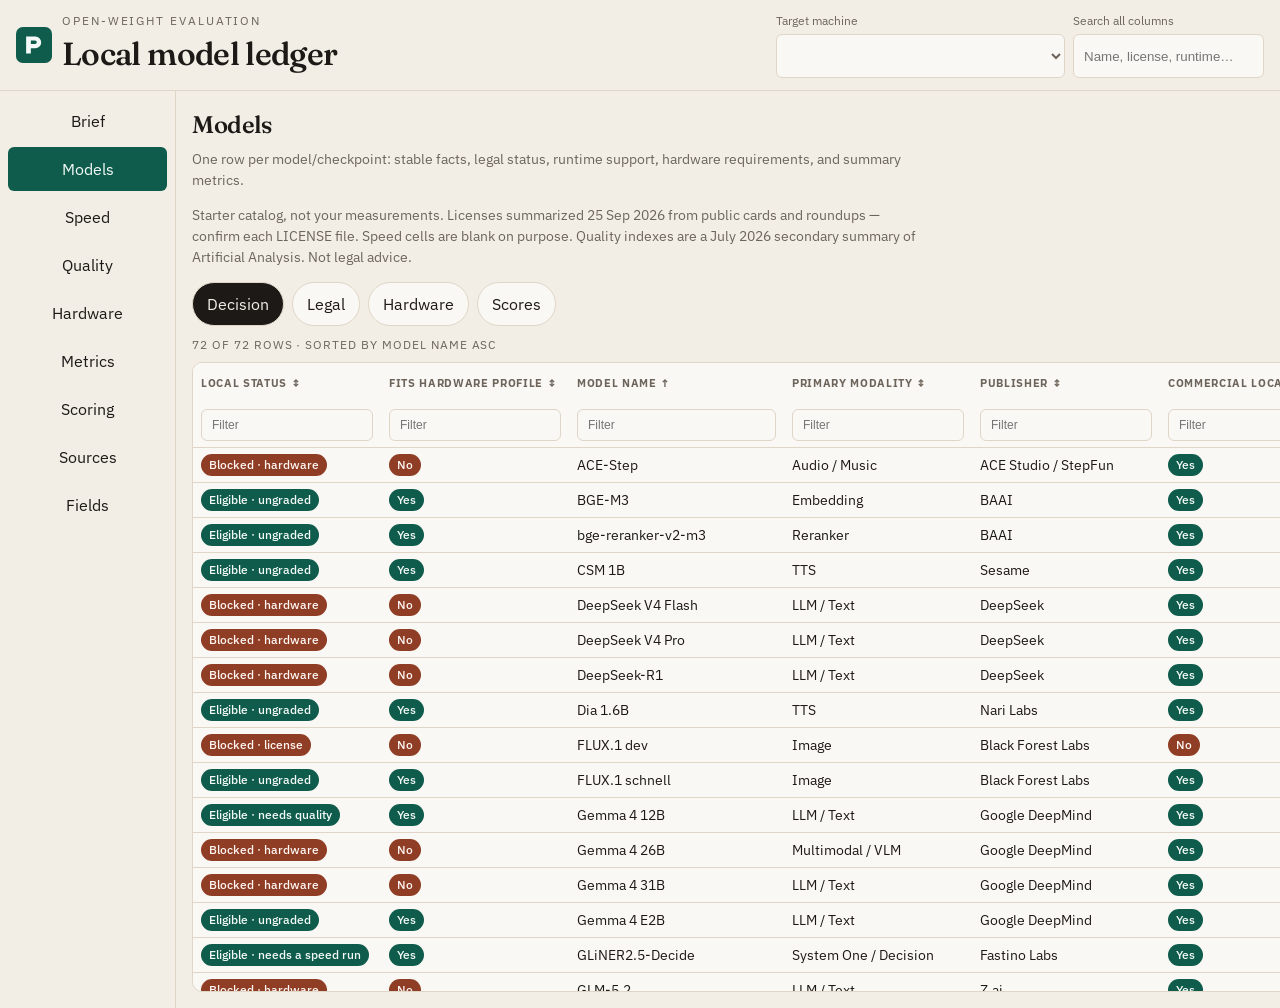
<file: docs/index.html>
<!DOCTYPE html>
<html lang="en">
<head>
<meta charset="utf-8" />
<meta name="viewport" content="width=device-width, initial-scale=1" />
<title>Local model ledger</title>
<meta name="description" content="Filter and sort open-weight models by license, hardware fit, speed, and quality." />
<link rel="icon" href="data:image/svg+xml,%3Csvg xmlns='http://www.w3.org/2000/svg' viewBox='0 0 32 32'%3E%3Crect width='32' height='32' rx='6' fill='%230f5c4c'/%3E%3Cpath d='M9 8.5h8.2a5.2 5.2 0 0 1 0 10.4H13.2V23.5H9V8.5zm4.2 6.6h3.7a1.6 1.6 0 0 0 0-3.2h-3.7v3.2z' fill='%23f3faf7'/%3E%3C/svg%3E" />
<link rel="preconnect" href="https://fonts.googleapis.com" />
<link rel="preconnect" href="https://fonts.gstatic.com" crossorigin />
<link href="https://fonts.googleapis.com/css2?family=Fraunces:opsz,wght@9..144,560;9..144,640&family=IBM+Plex+Sans:wght@400;500;600&display=swap" rel="stylesheet" />
<style>
  :root {
    --paper: #f2eee6; --ink: #1c1916; --muted: #6d655c; --line: #e0d6c8;
    --card: #faf8f4; --pine: #0f5c4c; --pine-fg: #f3faf7; --rust: #8f3d24; --rust-fg: #fff7f4;
    font-family: "IBM Plex Sans", ui-sans-serif, system-ui, sans-serif;
    color: var(--ink); background: var(--paper); line-height: 1.5;
  }
  * { box-sizing: border-box; }
  body { margin: 0; }
  button, select, summary { cursor: pointer; font: inherit; }
  button, select, input { color: inherit; }
  h1, h2, h3 { font-family: Fraunces, Georgia, serif; font-weight: 560; letter-spacing: -0.02em; margin: 0; }
  .app { min-height: 100dvh; display: flex; flex-direction: column; }
  header.top { display: flex; flex-wrap: wrap; gap: 12px; justify-content: space-between; align-items: flex-end; padding: 12px 16px; border-bottom: 1px solid var(--line); position: sticky; top: 0; background: color-mix(in srgb, var(--paper) 92%, transparent); z-index: 5; }
  .brand { display: flex; gap: 10px; align-items: center; }
  .kicker { margin: 0; font-size: 12px; letter-spacing: 0.16em; text-transform: uppercase; color: var(--muted); }
  .controls { display: flex; flex-wrap: wrap; gap: 8px; align-items: flex-end; }
  label.field { display: flex; flex-direction: column; gap: 4px; font-size: 12px; color: var(--muted); }
  input, select { min-height: 44px; border: 1px solid var(--line); background: var(--card); border-radius: 6px; padding: 0 10px; }
  input[type="search"] { min-width: min(100%, 16rem); }
  .layout { display: flex; flex-direction: column; min-height: 0; }
  nav { display: flex; gap: 4px; overflow-x: auto; padding: 8px; border-bottom: 1px solid var(--line); }
  nav button { min-height: 44px; border: 0; background: transparent; border-radius: 6px; padding: 0 12px; white-space: nowrap; }
  nav button[aria-current="page"] { background: var(--pine); color: var(--pine-fg); }
  main { padding: 16px; }
  .row-actions { display: flex; flex-wrap: wrap; gap: 8px; align-items: center; }
  .ghost, .solid, .dark { min-height: 44px; border-radius: 999px; padding: 0 14px; }
  .ghost { background: var(--card); border: 1px solid var(--line); }
  .solid { background: var(--ink); color: var(--paper); border: 0; }
  .dark[aria-pressed="true"], .ghost[aria-pressed="true"] { background: var(--ink); color: var(--paper); }
  .muted { color: var(--muted); }
  .note { font-size: 14px; max-width: 46rem; }
  .count { font-size: 12px; letter-spacing: 0.08em; text-transform: uppercase; color: var(--muted); }
  .pane { height: min(70dvh, 46rem); overflow: auto; border: 1px solid var(--line); border-radius: 10px; background: var(--card); }
  table { border-collapse: collapse; width: max-content; min-width: 100%; font-size: 14px; }
  th, td { text-align: left; padding: 6px 8px; white-space: nowrap; vertical-align: middle; }
  thead th { position: sticky; background: var(--card); z-index: 1; }
  thead tr:first-child th { top: 0; }
  thead tr:nth-child(2) th { top: 32px; font-weight: 400; }
  tbody tr { border-top: 1px solid var(--line); }
  tbody tr.click { cursor: pointer; }
  tbody tr.click:hover { background: var(--paper); }
  th button { background: none; border: 0; padding: 0; color: var(--muted); font-size: 11px; letter-spacing: 0.06em; text-transform: uppercase; min-height: 28px; }
  th input { min-height: 32px; width: 100%; min-width: 7rem; font-size: 12px; }
  .pill { display: inline-flex; max-width: 16rem; overflow: hidden; text-overflow: ellipsis; border-radius: 999px; padding: 2px 8px; font-size: 12px; font-weight: 500; }
  .yes { background: var(--pine); color: var(--pine-fg); }
  .no { background: var(--rust); color: var(--rust-fg); }
  .mid { background: var(--paper); box-shadow: inset 0 0 0 1px var(--line); }
  a { color: var(--pine); }
  .grid { display: grid; gap: 12px; }
  @media (min-width: 800px) {
    .layout { display: grid; grid-template-columns: 11rem 1fr; }
    nav { flex-direction: column; border-bottom: 0; border-right: 1px solid var(--line); overflow: visible; }
    .cards-4 { grid-template-columns: 1fr 1fr; }
    .split { grid-template-columns: 1.2fr 0.8fr; }
  }
  .card { background: var(--card); border: 1px solid var(--line); border-radius: 10px; padding: 14px; }
  .num { font-family: Fraunces, Georgia, serif; font-size: 32px; color: var(--pine); margin: 0; }
  dialog { border: 0; padding: 0; width: min(40rem, 100%); max-height: 100dvh; margin-left: auto; background: var(--card); }
  dialog::backdrop { background: rgba(28, 25, 22, 0.4); }
  .dlg { padding: 20px; overflow: auto; max-height: 100dvh; }
  .pair { display: grid; gap: 2px; padding: 8px 0; border-top: 1px solid var(--line); }
  @media (min-width: 640px) { .pair { grid-template-columns: 12rem 1fr; gap: 12px; } }
  .bar { height: 6px; background: var(--line); border-radius: 99px; }
  .bar > span { display: block; height: 6px; background: var(--pine); border-radius: 99px; }
  .hide { display: none; }
</style>
</head>
<body>
<div class="app">
  <header class="top">
    <div class="brand">
      <svg viewBox="0 0 32 32" width="36" height="36" aria-hidden="true"><rect width="32" height="32" rx="6" fill="#0f5c4c"/><path d="M9 8.5h8.2a5.2 5.2 0 0 1 0 10.4H13.2V23.5H9V8.5zm4.2 6.6h3.7a1.6 1.6 0 0 0 0-3.2h-3.7v3.2z" fill="#f3faf7"/></svg>
      <div>
        <p class="kicker">Open-weight evaluation</p>
        <h1>Local model ledger</h1>
      </div>
    </div>
    <div class="controls">
      <label class="field">Target machine
        <select id="profile"></select>
      </label>
      <label class="field">Search all columns
        <input id="q" type="search" placeholder="Name, license, runtime…" />
      </label>
    </div>
  </header>
  <div class="layout">
    <nav id="nav"></nav>
    <main id="main"></main>
  </div>
</div>
<dialog id="dlg"><div class="dlg" id="dlg-body"></div></dialog>
<script id="wb" type="application/json">{"title":"Open-Weight Local Model Evaluation Workbook","summary":"Engineering decision framework: can the model be legally used in commercial local software, can the target user's machine run it, how fast is it on that hardware, and is the quality sufficient? Curated official or widely deployed open-weight checkpoints as of 2026-09-25, including System One / Decision models (typed probabilities, not generated text). Speed rows are sourced community/publisher runs and are not in-house measurements. Confirm each LICENSE file and reproduce speed on the target machine before shipping.","modalities":[{"name":"LLM / Text","tasks":"Chat, reasoning, coding, agents"},{"name":"Multimodal / VLM","tasks":"Text plus image/audio/video understanding or generation"},{"name":"TTS","tasks":"Text-to-speech, voice cloning, voice design"},{"name":"STT / ASR","tasks":"Speech recognition / transcription"},{"name":"Speech-to-Speech","tasks":"Realtime/native speech agents"},{"name":"Image","tasks":"Text-to-image, editing, inpainting"},{"name":"Video","tasks":"Text/image-to-video, video editing"},{"name":"Audio / Music","tasks":"General audio or music generation"},{"name":"Embedding","tasks":"Vector representations for search/RAG"},{"name":"Reranker","tasks":"Passage reranking for search/RAG"},{"name":"OCR / Document","tasks":"OCR, parsing, document understanding"},{"name":"System One / Decision","tasks":"Typed decisions and calibrated probabilities over a fixed option space; no generated text"}],"sheets":[{"name":"Models","purpose":"One row per model/checkpoint: stable facts, legal status, runtime support, hardware requirements, and summary metrics."},{"name":"Speed_Benchmarks","purpose":"One row per model × hardware × runtime × quantization run. Holds tok/s, TTFT, RTF, latency, memory, power, etc."},{"name":"Quality_Benchmarks","purpose":"One row per model × quality benchmark. Holds Intelligence Index, Elo, MMLU-Pro, GPQA, SWE-bench, WER, MOS, MTEB, etc."},{"name":"Hardware_Profiles","purpose":"Reusable target-user computers so you can answer whether a model runs on a specific class of machine."},{"name":"Metric_Catalog","purpose":"Recommended metrics by model family/modality."},{"name":"Decision_Scoring","purpose":"Suggested gates and weights for a local-model leaderboard."},{"name":"Sources_Standards","purpose":"Where each type of information should come from."},{"name":"Field_Dictionary","purpose":"Every column in the workbook with a description."}],"rules":[{"rule":"Commercial legality is a gate","recommendation":"Filter legal eligibility before scoring. Do not let quality compensate for a non-commercial license."},{"rule":"Hardware fit is a gate","recommendation":"A model that cannot fit the target user's RAM/VRAM/unified memory is not locally viable."},{"rule":"Speed is configuration-specific","recommendation":"Benchmark model × quantization × runtime × hardware × input size × concurrency."},{"rule":"Separate prefill from decode","recommendation":"For LLM/VLM, record both prompt/prefill tok/s and generated tok/s; they measure different bottlenecks."},{"rule":"Keep TTFT","recommendation":"Time to first token/output is critical to perceived interactivity even when average throughput is high."},{"rule":"Use tail latency","recommendation":"P95/P99 reveal user-facing stalls that averages and P50 can hide."},{"rule":"Quality is modality-specific","recommendation":"Do not directly compare an LLM Intelligence Index with TTS Elo, WER, FID or MTEB."},{"rule":"Keep benchmark versions","recommendation":"Leaderboards evolve; store benchmark version and evaluation date."},{"rule":"Prefer independent measurements","recommendation":"Keep publisher-reported and independent results distinguishable."}],"modelColumns":["Model ID","Model Name","Model Family","Publisher","Version","Release Date","Primary Modality","Supported Tasks","Open Weights","Official Model URL","Weights URL","Parameters Total (B)","Parameters Active (B)","Architecture","Native Precision","Available Quantizations","Recommended Local Quantization","Recommended Model Size (GB)","License","Code License","Commercial Use","Commercial Local Use","Weight Redistribution","Fine-Tuning / Derivatives","Commercial Output Use","Attribution Required","License Restrictions","License Source URL","License Verified Date","Commercial Local Verdict","Offline Operation","Streaming Output","Primary Local Runtime","Alternative Local Runtimes","CPU Support","NVIDIA Support","AMD Support","Apple Silicon Support","Intel / NPU Support","Minimum RAM (GB)","Recommended RAM (GB)","Minimum VRAM (GB)","Recommended VRAM (GB)","Minimum Unified Memory (GB)","Recommended Minimum Machine","Recommended Machine","Context / Input Limit","Languages Supported","Quality Summary Metric","Quality Summary Score","Quality Leaderboard Rank","Speed Summary Metric","Speed Summary Value","Speed Summary Unit","Benchmark Hardware","Benchmark Quantization","Benchmark Runtime","Peak RAM (GB)","Peak VRAM / Unified Memory (GB)","Time to First Output (ms)","Local Suitability Score (0-100)","Notes"],"models":[{"Model ID":"ministral-3-3b","Model Name":"Ministral 3 3B","Model Family":"Mistral","Publisher":"Mistral AI","Version":"Ministral 3 3B","Release Date":"2025","Primary Modality":"LLM / Text","Supported Tasks":"Chat, drafting, on-device assistants","Open Weights":"Yes","Official Model URL":"https://huggingface.co/mistralai","Weights URL":"https://huggingface.co/mistralai","Parameters Total (B)":"3.8","Parameters Active (B)":"3.8","Architecture":"Dense transformer","Native Precision":"BF16","Available Quantizations":"BF16, GGUF Q8/Q5/Q4, MLX","Recommended Local Quantization":"Q4_K_M","Recommended Model Size (GB)":"2.5","License":"Apache 2.0","Code License":"Apache 2.0","Commercial Use":"Yes","Commercial Local Use":"Yes","Weight Redistribution":"Yes","Fine-Tuning / Derivatives":"Yes","Commercial Output Use":"Yes","Attribution Required":"Yes","License Restrictions":"Apache 2.0 notice retention.","License Source URL":"https://www.apache.org/licenses/LICENSE-2.0","License Verified Date":"2026-09-25","Commercial Local Verdict":"Yes","Offline Operation":"Yes","Streaming Output":"Yes","Primary Local Runtime":"llama.cpp","Alternative Local Runtimes":"Ollama, LM Studio, MLX, vLLM","CPU Support":"Yes","NVIDIA Support":"Yes","AMD Support":"Partial","Apple Silicon Support":"Yes","Intel / NPU Support":"Partial","Minimum RAM (GB)":"8","Recommended RAM (GB)":"16","Minimum VRAM (GB)":"4","Recommended VRAM (GB)":"8","Minimum Unified Memory (GB)":"8","Recommended Minimum Machine":"8GB laptop","Recommended Machine":"Entry laptop, 16GB","Context / Input Limit":"256K tokens","Languages Supported":"Multilingual — confirm on the model card","Quality Summary Metric":"","Quality Summary Score":"","Quality Leaderboard Rank":"","Speed Summary Metric":"","Speed Summary Value":"","Speed Summary Unit":"","Benchmark Hardware":"","Benchmark Quantization":"","Benchmark Runtime":"","Peak RAM (GB)":"","Peak VRAM / Unified Memory (GB)":"","Time to First Output (ms)":"","Local Suitability Score (0-100)":"","Notes":"Catalog row compiled 2026-09-25 from official model cards, Hugging Face repos, and secondary local-AI roundups. Not a measurement and not legal advice. Confirm the exact checkpoint name, file size, and LICENSE file before shipping. Size class ~3.8B, 256K, ~2.5GB Q4."},{"Model ID":"qwen3-4b","Model Name":"Qwen3 4B","Model Family":"Qwen","Publisher":"Alibaba Cloud / Qwen","Version":"Qwen3-4B","Release Date":"2025-04","Primary Modality":"LLM / Text","Supported Tasks":"Chat, reasoning, on-device assistants","Open Weights":"Yes","Official Model URL":"https://huggingface.co/Qwen/Qwen3-4B","Weights URL":"https://huggingface.co/Qwen/Qwen3-4B","Parameters Total (B)":"4","Parameters Active (B)":"4","Architecture":"Dense transformer","Native Precision":"BF16","Available Quantizations":"BF16, GGUF, AWQ, MLX","Recommended Local Quantization":"Q4_K_M","Recommended Model Size (GB)":"2.6","License":"Apache 2.0","Code License":"Apache 2.0","Commercial Use":"Yes","Commercial Local Use":"Yes","Weight Redistribution":"Yes","Fine-Tuning / Derivatives":"Yes","Commercial Output Use":"Yes","Attribution Required":"Yes","License Restrictions":"Apache 2.0 notice retention.","License Source URL":"https://www.apache.org/licenses/LICENSE-2.0","License Verified Date":"2026-09-25","Commercial Local Verdict":"Yes","Offline Operation":"Yes","Streaming Output":"Yes","Primary Local Runtime":"llama.cpp","Alternative Local Runtimes":"Ollama, MLX, LM Studio","CPU Support":"Yes","NVIDIA Support":"Yes","AMD Support":"Partial","Apple Silicon Support":"Yes","Intel / NPU Support":"Partial","Minimum RAM (GB)":"8","Recommended RAM (GB)":"16","Minimum VRAM (GB)":"4","Recommended VRAM (GB)":"6","Minimum Unified Memory (GB)":"8","Recommended Minimum Machine":"8GB laptop","Recommended Machine":"16GB laptop or 8GB GPU","Context / Input Limit":"128K tokens","Languages Supported":"Multilingual — confirm on the model card","Quality Summary Metric":"","Quality Summary Score":"","Quality Leaderboard Rank":"","Speed Summary Metric":"","Speed Summary Value":"","Speed Summary Unit":"","Benchmark Hardware":"","Benchmark Quantization":"","Benchmark Runtime":"","Peak RAM (GB)":"","Peak VRAM / Unified Memory (GB)":"","Time to First Output (ms)":"","Local Suitability Score (0-100)":"","Notes":"Catalog row compiled 2026-09-25 from official model cards, Hugging Face repos, and secondary local-AI roundups. Not a measurement and not legal advice. Confirm the exact checkpoint name, file size, and LICENSE file before shipping."},{"Model ID":"qwen3.5-9b","Model Name":"Qwen 3.5 9B","Model Family":"Qwen","Publisher":"Alibaba Cloud / Qwen","Version":"Qwen3.5-9B","Release Date":"2026","Primary Modality":"LLM / Text","Supported Tasks":"Chat, reasoning, general local assistant","Open Weights":"Yes","Official Model URL":"https://huggingface.co/Qwen","Weights URL":"https://huggingface.co/Qwen","Parameters Total (B)":"9.7","Parameters Active (B)":"9.7","Architecture":"Dense transformer","Native Precision":"BF16","Available Quantizations":"BF16, GGUF, AWQ, MLX","Recommended Local Quantization":"Q4_K_M","Recommended Model Size (GB)":"5.5","License":"Apache 2.0","Code License":"Apache 2.0","Commercial Use":"Yes","Commercial Local Use":"Yes","Weight Redistribution":"Yes","Fine-Tuning / Derivatives":"Yes","Commercial Output Use":"Yes","Attribution Required":"Yes","License Restrictions":"Apache 2.0 notice retention. Flagship Qwen Max checkpoints use a separate revenue-gated license and are not this row.","License Source URL":"https://www.apache.org/licenses/LICENSE-2.0","License Verified Date":"2026-09-25","Commercial Local Verdict":"Yes","Offline Operation":"Yes","Streaming Output":"Yes","Primary Local Runtime":"llama.cpp","Alternative Local Runtimes":"Ollama, MLX, vLLM, LM Studio","CPU Support":"Yes","NVIDIA Support":"Yes","AMD Support":"Partial","Apple Silicon Support":"Yes","Intel / NPU Support":"Partial","Minimum RAM (GB)":"8","Recommended RAM (GB)":"16","Minimum VRAM (GB)":"6","Recommended VRAM (GB)":"8","Minimum Unified Memory (GB)":"8","Recommended Minimum Machine":"8–16GB laptop","Recommended Machine":"Entry laptop, 16GB unified","Context / Input Limit":"256K tokens","Languages Supported":"Multilingual — confirm on the model card","Quality Summary Metric":"","Quality Summary Score":"","Quality Leaderboard Rank":"","Speed Summary Metric":"Generation tok/s","Speed Summary Value":"186","Speed Summary Unit":"tok/s","Benchmark Hardware":"NVIDIA GeForce RTX 5090 32GB","Benchmark Quantization":"Q4_K_M","Benchmark Runtime":"llama.cpp","Peak RAM (GB)":"","Peak VRAM / Unified Memory (GB)":"5","Time to First Output (ms)":"","Local Suitability Score (0-100)":"","Notes":"Catalog row compiled 2026-09-25 from official model cards, Hugging Face repos, and secondary local-AI roundups. Not a measurement and not legal advice. Confirm the exact checkpoint name, file size, and LICENSE file before shipping."},{"Model ID":"gemma-4-e2b","Model Name":"Gemma 4 E2B","Model Family":"Gemma","Publisher":"Google DeepMind","Version":"Gemma 4 E2B","Release Date":"2026","Primary Modality":"LLM / Text","Supported Tasks":"On-device chat, edge assistants","Open Weights":"Yes","Official Model URL":"https://huggingface.co/google","Weights URL":"https://huggingface.co/google","Parameters Total (B)":"2.3","Parameters Active (B)":"2.3","Architecture":"Dense transformer","Native Precision":"BF16","Available Quantizations":"BF16, GGUF, MLX","Recommended Local Quantization":"Q4_K_M","Recommended Model Size (GB)":"1.6","License":"Apache 2.0","Code License":"Apache 2.0","Commercial Use":"Yes","Commercial Local Use":"Yes","Weight Redistribution":"Yes","Fine-Tuning / Derivatives":"Yes","Commercial Output Use":"Yes","Attribution Required":"Yes","License Restrictions":"Reported Apache 2.0 for Gemma 4. Confirm this checkpoint LICENSE; Gemma 3 used Gemma Terms.","License Source URL":"https://www.apache.org/licenses/LICENSE-2.0","License Verified Date":"2026-09-25","Commercial Local Verdict":"Yes","Offline Operation":"Yes","Streaming Output":"Yes","Primary Local Runtime":"llama.cpp","Alternative Local Runtimes":"Ollama, MLX, MediaPipe","CPU Support":"Yes","NVIDIA Support":"Yes","AMD Support":"Partial","Apple Silicon Support":"Yes","Intel / NPU Support":"Yes","Minimum RAM (GB)":"6","Recommended RAM (GB)":"8","Minimum VRAM (GB)":"3","Recommended VRAM (GB)":"4","Minimum Unified Memory (GB)":"8","Recommended Minimum Machine":"8GB laptop / phone-class NPU","Recommended Machine":"Entry laptop, 8–16GB","Context / Input Limit":"128K tokens","Languages Supported":"Multilingual — confirm on the model card","Quality Summary Metric":"","Quality Summary Score":"","Quality Leaderboard Rank":"","Speed Summary Metric":"","Speed Summary Value":"","Speed Summary Unit":"","Benchmark Hardware":"","Benchmark Quantization":"","Benchmark Runtime":"","Peak RAM (GB)":"","Peak VRAM / Unified Memory (GB)":"","Time to First Output (ms)":"","Local Suitability Score (0-100)":"","Notes":"Catalog row compiled 2026-09-25 from official model cards, Hugging Face repos, and secondary local-AI roundups. Not a measurement and not legal advice. Confirm the exact checkpoint name, file size, and LICENSE file before shipping."},{"Model ID":"gemma-4-12b","Model Name":"Gemma 4 12B","Model Family":"Gemma","Publisher":"Google DeepMind","Version":"Gemma 4 12B","Release Date":"2026","Primary Modality":"LLM / Text","Supported Tasks":"Chat, reasoning, on-device assistants","Open Weights":"Yes","Official Model URL":"https://huggingface.co/google","Weights URL":"https://huggingface.co/google","Parameters Total (B)":"12","Parameters Active (B)":"12","Architecture":"Dense transformer","Native Precision":"BF16","Available Quantizations":"BF16, GGUF, MLX","Recommended Local Quantization":"Q4_K_M","Recommended Model Size (GB)":"7","License":"Apache 2.0","Code License":"Apache 2.0","Commercial Use":"Yes","Commercial Local Use":"Yes","Weight Redistribution":"Yes","Fine-Tuning / Derivatives":"Yes","Commercial Output Use":"Yes","Attribution Required":"Yes","License Restrictions":"Gemma 4 checkpoints were reported under Apache 2.0 in 2026. Confirm LICENSE file.","License Source URL":"https://www.apache.org/licenses/LICENSE-2.0","License Verified Date":"2026-09-25","Commercial Local Verdict":"Yes","Offline Operation":"Yes","Streaming Output":"Yes","Primary Local Runtime":"llama.cpp","Alternative Local Runtimes":"Ollama, MLX, LM Studio","CPU Support":"Yes","NVIDIA Support":"Yes","AMD Support":"Partial","Apple Silicon Support":"Yes","Intel / NPU Support":"Partial","Minimum RAM (GB)":"8","Recommended RAM (GB)":"16","Minimum VRAM (GB)":"8","Recommended VRAM (GB)":"12","Minimum Unified Memory (GB)":"10","Recommended Minimum Machine":"16GB laptop","Recommended Machine":"16GB unified or 12GB GPU","Context / Input Limit":"256K tokens","Languages Supported":"Multilingual — confirm on the model card","Quality Summary Metric":"","Quality Summary Score":"","Quality Leaderboard Rank":"","Speed Summary Metric":"Generation tok/s","Speed Summary Value":"142.6","Speed Summary Unit":"tok/s","Benchmark Hardware":"NVIDIA GeForce RTX 5090 32GB","Benchmark Quantization":"Q4_0 QAT","Benchmark Runtime":"llama.cpp","Peak RAM (GB)":"","Peak VRAM / Unified Memory (GB)":"","Time to First Output (ms)":"3354.8","Local Suitability Score (0-100)":"","Notes":"Catalog row compiled 2026-09-25 from official model cards, Hugging Face repos, and secondary local-AI roundups. Not a measurement and not legal advice. Confirm the exact checkpoint name, file size, and LICENSE file before shipping."},{"Model ID":"phi-4-mini","Model Name":"Phi-4-mini","Model Family":"Phi","Publisher":"Microsoft","Version":"Phi-4-mini-instruct","Release Date":"2025-02","Primary Modality":"LLM / Text","Supported Tasks":"Edge chat, reasoning, extraction","Open Weights":"Yes","Official Model URL":"https://huggingface.co/microsoft/Phi-4-mini-instruct","Weights URL":"https://huggingface.co/microsoft/Phi-4-mini-instruct","Parameters Total (B)":"3.8","Parameters Active (B)":"3.8","Architecture":"Dense transformer","Native Precision":"BF16","Available Quantizations":"BF16, GGUF, ONNX, MLX","Recommended Local Quantization":"Q4_K_M","Recommended Model Size (GB)":"2.5","License":"MIT","Code License":"MIT","Commercial Use":"Yes","Commercial Local Use":"Yes","Weight Redistribution":"Yes","Fine-Tuning / Derivatives":"Yes","Commercial Output Use":"Yes","Attribution Required":"Yes","License Restrictions":"MIT: retain copyright notice.","License Source URL":"https://opensource.org/licenses/MIT","License Verified Date":"2026-09-25","Commercial Local Verdict":"Yes","Offline Operation":"Yes","Streaming Output":"Yes","Primary Local Runtime":"llama.cpp","Alternative Local Runtimes":"ONNX Runtime, Ollama, MLX","CPU Support":"Yes","NVIDIA Support":"Yes","AMD Support":"Partial","Apple Silicon Support":"Yes","Intel / NPU Support":"Yes","Minimum RAM (GB)":"6","Recommended RAM (GB)":"8","Minimum VRAM (GB)":"4","Recommended VRAM (GB)":"6","Minimum Unified Memory (GB)":"8","Recommended Minimum Machine":"8GB laptop","Recommended Machine":"Entry laptop or NPU PC","Context / Input Limit":"128K tokens","Languages Supported":"Primarily English; multilingual support limited","Quality Summary Metric":"","Quality Summary Score":"","Quality Leaderboard Rank":"","Speed Summary Metric":"","Speed Summary Value":"","Speed Summary Unit":"","Benchmark Hardware":"","Benchmark Quantization":"","Benchmark Runtime":"","Peak RAM (GB)":"","Peak VRAM / Unified Memory (GB)":"","Time to First Output (ms)":"","Local Suitability Score (0-100)":"","Notes":"Catalog row compiled 2026-09-25 from official model cards, Hugging Face repos, and secondary local-AI roundups. Not a measurement and not legal advice. Confirm the exact checkpoint name, file size, and LICENSE file before shipping."},{"Model ID":"phi-4","Model Name":"Phi-4","Model Family":"Phi","Publisher":"Microsoft","Version":"phi-4","Release Date":"2024-12-12","Primary Modality":"LLM / Text","Supported Tasks":"Reasoning, chat, compact local assistant","Open Weights":"Yes","Official Model URL":"https://huggingface.co/microsoft/phi-4","Weights URL":"https://huggingface.co/microsoft/phi-4","Parameters Total (B)":"14","Parameters Active (B)":"14","Architecture":"Dense transformer","Native Precision":"BF16","Available Quantizations":"BF16, GGUF, ONNX","Recommended Local Quantization":"Q4_K_M","Recommended Model Size (GB)":"8","License":"MIT","Code License":"MIT","Commercial Use":"Yes","Commercial Local Use":"Yes","Weight Redistribution":"Yes","Fine-Tuning / Derivatives":"Yes","Commercial Output Use":"Yes","Attribution Required":"Yes","License Restrictions":"MIT: retain copyright notice. No field-of-use cap on the published phi-4 card.","License Source URL":"https://opensource.org/licenses/MIT","License Verified Date":"2026-09-25","Commercial Local Verdict":"Yes","Offline Operation":"Yes","Streaming Output":"Yes","Primary Local Runtime":"llama.cpp","Alternative Local Runtimes":"ONNX Runtime, Ollama, MLX","CPU Support":"Yes","NVIDIA Support":"Yes","AMD Support":"Partial","Apple Silicon Support":"Yes","Intel / NPU Support":"Yes","Minimum RAM (GB)":"8","Recommended RAM (GB)":"16","Minimum VRAM (GB)":"8","Recommended VRAM (GB)":"12","Minimum Unified Memory (GB)":"12","Recommended Minimum Machine":"16GB laptop","Recommended Machine":"16GB unified memory","Context / Input Limit":"16K tokens","Languages Supported":"Primarily English","Quality Summary Metric":"","Quality Summary Score":"","Quality Leaderboard Rank":"","Speed Summary Metric":"Generation tok/s","Speed Summary Value":"140.9","Speed Summary Unit":"tok/s","Benchmark Hardware":"NVIDIA GeForce RTX 5090 32GB","Benchmark Quantization":"Q4 / native GGUF","Benchmark Runtime":"llama.cpp","Peak RAM (GB)":"","Peak VRAM / Unified Memory (GB)":"","Time to First Output (ms)":"56.7","Local Suitability Score (0-100)":"","Notes":"Catalog row compiled 2026-09-25 from official model cards, Hugging Face repos, and secondary local-AI roundups. Not a measurement and not legal advice. Confirm the exact checkpoint name, file size, and LICENSE file before shipping. Short context versus 2026 peers."},{"Model ID":"gpt-oss-20b","Model Name":"gpt-oss-20b","Model Family":"gpt-oss","Publisher":"OpenAI","Version":"gpt-oss-20b","Release Date":"2025-08","Primary Modality":"LLM / Text","Supported Tasks":"Chat, reasoning, tool use","Open Weights":"Yes","Official Model URL":"https://huggingface.co/openai/gpt-oss-20b","Weights URL":"https://huggingface.co/openai/gpt-oss-20b","Parameters Total (B)":"21","Parameters Active (B)":"3.6","Architecture":"MoE transformer","Native Precision":"BF16 / MXFP4","Available Quantizations":"Native MXFP4, GGUF","Recommended Local Quantization":"MXFP4 or Q4_K_M","Recommended Model Size (GB)":"12","License":"Apache 2.0","Code License":"Apache 2.0","Commercial Use":"Yes","Commercial Local Use":"Yes","Weight Redistribution":"Yes","Fine-Tuning / Derivatives":"Yes","Commercial Output Use":"Yes","Attribution Required":"Yes","License Restrictions":"Apache 2.0 plus the publisher usage policy. No MAU cap reported on the open-weight release.","License Source URL":"https://www.apache.org/licenses/LICENSE-2.0","License Verified Date":"2026-09-25","Commercial Local Verdict":"Yes","Offline Operation":"Yes","Streaming Output":"Yes","Primary Local Runtime":"llama.cpp","Alternative Local Runtimes":"Ollama, vLLM, LM Studio","CPU Support":"Partial","NVIDIA Support":"Yes","AMD Support":"Partial","Apple Silicon Support":"Yes","Intel / NPU Support":"Partial","Minimum RAM (GB)":"16","Recommended RAM (GB)":"24","Minimum VRAM (GB)":"12","Recommended VRAM (GB)":"16","Minimum Unified Memory (GB)":"16","Recommended Minimum Machine":"16GB unified laptop","Recommended Machine":"16–24GB unified or 16GB GPU","Context / Input Limit":"131K tokens","Languages Supported":"Multilingual — confirm on the model card","Quality Summary Metric":"","Quality Summary Score":"","Quality Leaderboard Rank":"","Speed Summary Metric":"Generation tok/s","Speed Summary Value":"318.4","Speed Summary Unit":"tok/s","Benchmark Hardware":"NVIDIA GeForce RTX 5090 32GB","Benchmark Quantization":"MXFP4","Benchmark Runtime":"llama.cpp","Peak RAM (GB)":"","Peak VRAM / Unified Memory (GB)":"","Time to First Output (ms)":"172.5","Local Suitability Score (0-100)":"","Notes":"Catalog row compiled 2026-09-25 from official model cards, Hugging Face repos, and secondary local-AI roundups. Not a measurement and not legal advice. Confirm the exact checkpoint name, file size, and LICENSE file before shipping."},{"Model ID":"llama-3.1-8b","Model Name":"Llama 3.1 8B Instruct","Model Family":"Llama","Publisher":"Meta","Version":"Llama-3.1-8B-Instruct","Release Date":"2024-07-23","Primary Modality":"LLM / Text","Supported Tasks":"Chat, reasoning, coding","Open Weights":"Yes","Official Model URL":"https://huggingface.co/meta-llama/Llama-3.1-8B-Instruct","Weights URL":"https://huggingface.co/meta-llama/Llama-3.1-8B-Instruct","Parameters Total (B)":"8","Parameters Active (B)":"8","Architecture":"Dense transformer","Native Precision":"BF16","Available Quantizations":"BF16, FP8, GGUF, AWQ, GPTQ","Recommended Local Quantization":"Q4_K_M","Recommended Model Size (GB)":"4.9","License":"Llama 3.1 Community License","Code License":"Llama 3.1 Community License","Commercial Use":"Conditional","Commercial Local Use":"Conditional","Weight Redistribution":"Conditional","Fine-Tuning / Derivatives":"Conditional","Commercial Output Use":"Yes","Attribution Required":"Yes","License Restrictions":"Commercial use allowed below 700 million monthly active users; above that a separate Meta license is required. Acceptable-use policy applies. Not OSI open source.","License Source URL":"https://github.com/meta-llama/llama-models/blob/main/models/llama3_1/LICENSE","License Verified Date":"2026-09-25","Commercial Local Verdict":"Conditional","Offline Operation":"Yes","Streaming Output":"Yes","Primary Local Runtime":"llama.cpp","Alternative Local Runtimes":"vLLM, Ollama, MLX, TensorRT-LLM","CPU Support":"Yes","NVIDIA Support":"Yes","AMD Support":"Partial","Apple Silicon Support":"Yes","Intel / NPU Support":"Partial","Minimum RAM (GB)":"8","Recommended RAM (GB)":"16","Minimum VRAM (GB)":"6","Recommended VRAM (GB)":"8","Minimum Unified Memory (GB)":"8","Recommended Minimum Machine":"16GB laptop","Recommended Machine":"16GB unified or 8GB GPU","Context / Input Limit":"128K tokens","Languages Supported":"Multilingual — see the Llama 3.1 card","Quality Summary Metric":"","Quality Summary Score":"","Quality Leaderboard Rank":"","Speed Summary Metric":"Generation tok/s","Speed Summary Value":"128","Speed Summary Unit":"tok/s","Benchmark Hardware":"NVIDIA GeForce RTX 5090 32GB","Benchmark Quantization":"Q4_K_M","Benchmark Runtime":"llama.cpp","Peak RAM (GB)":"","Peak VRAM / Unified Memory (GB)":"","Time to First Output (ms)":"","Local Suitability Score (0-100)":"","Notes":"Catalog row compiled 2026-09-25 from official model cards, Hugging Face repos, and secondary local-AI roundups. Not a measurement and not legal advice. Confirm the exact checkpoint name, file size, and LICENSE file before shipping."},{"Model ID":"qwen3-coder-30b-a3b","Model Name":"Qwen3-Coder 30B-A3B","Model Family":"Qwen","Publisher":"Alibaba Cloud / Qwen","Version":"Qwen3-Coder-30B-A3B","Release Date":"2025","Primary Modality":"LLM / Text","Supported Tasks":"Coding, agents, terminal work","Open Weights":"Yes","Official Model URL":"https://huggingface.co/Qwen","Weights URL":"https://huggingface.co/Qwen","Parameters Total (B)":"30.5","Parameters Active (B)":"3.3","Architecture":"MoE transformer","Native Precision":"BF16","Available Quantizations":"BF16, GGUF, AWQ, MLX","Recommended Local Quantization":"Q4_K_M","Recommended Model Size (GB)":"18","License":"Apache 2.0","Code License":"Apache 2.0","Commercial Use":"Yes","Commercial Local Use":"Yes","Weight Redistribution":"Yes","Fine-Tuning / Derivatives":"Yes","Commercial Output Use":"Yes","Attribution Required":"Yes","License Restrictions":"Apache 2.0 notice retention.","License Source URL":"https://www.apache.org/licenses/LICENSE-2.0","License Verified Date":"2026-09-25","Commercial Local Verdict":"Yes","Offline Operation":"Yes","Streaming Output":"Yes","Primary Local Runtime":"llama.cpp","Alternative Local Runtimes":"Ollama, MLX, vLLM","CPU Support":"Partial","NVIDIA Support":"Yes","AMD Support":"Partial","Apple Silicon Support":"Yes","Intel / NPU Support":"Partial","Minimum RAM (GB)":"16","Recommended RAM (GB)":"32","Minimum VRAM (GB)":"18","Recommended VRAM (GB)":"24","Minimum Unified Memory (GB)":"20","Recommended Minimum Machine":"24GB GPU or 24GB unified","Recommended Machine":"Enthusiast 24GB GPU","Context / Input Limit":"256K tokens","Languages Supported":"Code and natural languages — confirm on the model card","Quality Summary Metric":"","Quality Summary Score":"","Quality Leaderboard Rank":"","Speed Summary Metric":"Generation tok/s","Speed Summary Value":"179.9","Speed Summary Unit":"tok/s","Benchmark Hardware":"NVIDIA GeForce RTX 4090 24GB","Benchmark Quantization":"Q4_K_M","Benchmark Runtime":"Ollama","Peak RAM (GB)":"","Peak VRAM / Unified Memory (GB)":"","Time to First Output (ms)":"","Local Suitability Score (0-100)":"","Notes":"Catalog row compiled 2026-09-25 from official model cards, Hugging Face repos, and secondary local-AI roundups. Not a measurement and not legal advice. Confirm the exact checkpoint name, file size, and LICENSE file before shipping."},{"Model ID":"qwen3.6-35b-a3b","Model Name":"Qwen 3.6 35B-A3B","Model Family":"Qwen","Publisher":"Alibaba Cloud / Qwen","Version":"Qwen3.6-35B-A3B","Release Date":"2026-04-24","Primary Modality":"LLM / Text","Supported Tasks":"Chat, reasoning, agents","Open Weights":"Yes","Official Model URL":"https://huggingface.co/Qwen","Weights URL":"https://huggingface.co/Qwen","Parameters Total (B)":"36","Parameters Active (B)":"3","Architecture":"MoE transformer","Native Precision":"BF16","Available Quantizations":"BF16, GGUF, AWQ, MLX","Recommended Local Quantization":"Q4_K_M","Recommended Model Size (GB)":"20","License":"Apache 2.0","Code License":"Apache 2.0","Commercial Use":"Yes","Commercial Local Use":"Yes","Weight Redistribution":"Yes","Fine-Tuning / Derivatives":"Yes","Commercial Output Use":"Yes","Attribution Required":"Yes","License Restrictions":"Apache 2.0 notice retention.","License Source URL":"https://www.apache.org/licenses/LICENSE-2.0","License Verified Date":"2026-09-25","Commercial Local Verdict":"Yes","Offline Operation":"Yes","Streaming Output":"Yes","Primary Local Runtime":"llama.cpp","Alternative Local Runtimes":"Ollama, vLLM, MLX","CPU Support":"Partial","NVIDIA Support":"Yes","AMD Support":"Partial","Apple Silicon Support":"Yes","Intel / NPU Support":"Partial","Minimum RAM (GB)":"24","Recommended RAM (GB)":"32","Minimum VRAM (GB)":"20","Recommended VRAM (GB)":"24","Minimum Unified Memory (GB)":"24","Recommended Minimum Machine":"24GB GPU","Recommended Machine":"Enthusiast 24GB GPU or 32GB unified","Context / Input Limit":"256K tokens","Languages Supported":"Multilingual — confirm on the model card","Quality Summary Metric":"","Quality Summary Score":"","Quality Leaderboard Rank":"","Speed Summary Metric":"Generation tok/s","Speed Summary Value":"234","Speed Summary Unit":"tok/s","Benchmark Hardware":"NVIDIA GeForce RTX 5090 32GB","Benchmark Quantization":"Q4_K_M","Benchmark Runtime":"llama.cpp","Peak RAM (GB)":"","Peak VRAM / Unified Memory (GB)":"22","Time to First Output (ms)":"","Local Suitability Score (0-100)":"","Notes":"Catalog row compiled 2026-09-25 from official model cards, Hugging Face repos, and secondary local-AI roundups. Not a measurement and not legal advice. Confirm the exact checkpoint name, file size, and LICENSE file before shipping."},{"Model ID":"gemma-4-26b","Model Name":"Gemma 4 26B","Model Family":"Gemma","Publisher":"Google DeepMind","Version":"Gemma 4 26B","Release Date":"2026","Primary Modality":"Multimodal / VLM","Supported Tasks":"Chat, reasoning, image understanding","Open Weights":"Yes","Official Model URL":"https://huggingface.co/google","Weights URL":"https://huggingface.co/google","Parameters Total (B)":"25.2","Parameters Active (B)":"3.8","Architecture":"MoE vision-language transformer","Native Precision":"BF16","Available Quantizations":"BF16, GGUF, MLX","Recommended Local Quantization":"Q4_K_M","Recommended Model Size (GB)":"16","License":"Apache 2.0","Code License":"Apache 2.0","Commercial Use":"Yes","Commercial Local Use":"Yes","Weight Redistribution":"Yes","Fine-Tuning / Derivatives":"Yes","Commercial Output Use":"Yes","Attribution Required":"Yes","License Restrictions":"Reported Apache 2.0 for Gemma 4. Confirm LICENSE.","License Source URL":"https://www.apache.org/licenses/LICENSE-2.0","License Verified Date":"2026-09-25","Commercial Local Verdict":"Yes","Offline Operation":"Yes","Streaming Output":"Yes","Primary Local Runtime":"llama.cpp","Alternative Local Runtimes":"Ollama, MLX, vLLM","CPU Support":"Partial","NVIDIA Support":"Yes","AMD Support":"Partial","Apple Silicon Support":"Yes","Intel / NPU Support":"Partial","Minimum RAM (GB)":"16","Recommended RAM (GB)":"32","Minimum VRAM (GB)":"16","Recommended VRAM (GB)":"24","Minimum Unified Memory (GB)":"18","Recommended Minimum Machine":"24GB GPU","Recommended Machine":"24GB GPU or 32GB unified","Context / Input Limit":"256K tokens","Languages Supported":"Multilingual — confirm on the model card","Quality Summary Metric":"","Quality Summary Score":"","Quality Leaderboard Rank":"","Speed Summary Metric":"","Speed Summary Value":"","Speed Summary Unit":"","Benchmark Hardware":"","Benchmark Quantization":"","Benchmark Runtime":"","Peak RAM (GB)":"","Peak VRAM / Unified Memory (GB)":"","Time to First Output (ms)":"","Local Suitability Score (0-100)":"","Notes":"Catalog row compiled 2026-09-25 from official model cards, Hugging Face repos, and secondary local-AI roundups. Not a measurement and not legal advice. Confirm the exact checkpoint name, file size, and LICENSE file before shipping."},{"Model ID":"gemma-4-31b","Model Name":"Gemma 4 31B","Model Family":"Gemma","Publisher":"Google DeepMind","Version":"Gemma 4 31B","Release Date":"2026","Primary Modality":"LLM / Text","Supported Tasks":"Chat, reasoning","Open Weights":"Yes","Official Model URL":"https://huggingface.co/google","Weights URL":"https://huggingface.co/google","Parameters Total (B)":"31","Parameters Active (B)":"31","Architecture":"Dense transformer","Native Precision":"BF16","Available Quantizations":"BF16, GGUF, MLX","Recommended Local Quantization":"Q4_K_M","Recommended Model Size (GB)":"18","License":"Apache 2.0","Code License":"Apache 2.0","Commercial Use":"Yes","Commercial Local Use":"Yes","Weight Redistribution":"Yes","Fine-Tuning / Derivatives":"Yes","Commercial Output Use":"Yes","Attribution Required":"Yes","License Restrictions":"Reported Apache 2.0 for Gemma 4. Confirm LICENSE; Gemma 3 was under the Gemma Terms.","License Source URL":"https://www.apache.org/licenses/LICENSE-2.0","License Verified Date":"2026-09-25","Commercial Local Verdict":"Yes","Offline Operation":"Yes","Streaming Output":"Yes","Primary Local Runtime":"llama.cpp","Alternative Local Runtimes":"Ollama, MLX, vLLM","CPU Support":"No","NVIDIA Support":"Yes","AMD Support":"Partial","Apple Silicon Support":"Yes","Intel / NPU Support":"Partial","Minimum RAM (GB)":"24","Recommended RAM (GB)":"32","Minimum VRAM (GB)":"18","Recommended VRAM (GB)":"24","Minimum Unified Memory (GB)":"20","Recommended Minimum Machine":"24GB GPU","Recommended Machine":"Enthusiast 24GB GPU","Context / Input Limit":"256K tokens","Languages Supported":"Multilingual — confirm on the model card","Quality Summary Metric":"Artificial Analysis Intelligence Index","Quality Summary Score":"29","Quality Leaderboard Rank":"10","Speed Summary Metric":"","Speed Summary Value":"","Speed Summary Unit":"","Benchmark Hardware":"","Benchmark Quantization":"","Benchmark Runtime":"","Peak RAM (GB)":"","Peak VRAM / Unified Memory (GB)":"","Time to First Output (ms)":"","Local Suitability Score (0-100)":"","Notes":"Catalog row compiled 2026-09-25 from official model cards, Hugging Face repos, and secondary local-AI roundups. Not a measurement and not legal advice. Confirm the exact checkpoint name, file size, and LICENSE file before shipping."},{"Model ID":"qwen3.8-27b","Model Name":"Qwen 3.8 27B","Model Family":"Qwen","Publisher":"Alibaba Cloud / Qwen","Version":"Qwen3.8-27B","Release Date":"2026-08","Primary Modality":"Multimodal / VLM","Supported Tasks":"Chat, reasoning, image and video understanding","Open Weights":"Yes","Official Model URL":"https://huggingface.co/Qwen/Qwen3.8-27B","Weights URL":"https://huggingface.co/Qwen/Qwen3.8-27B","Parameters Total (B)":"27.78","Parameters Active (B)":"27.78","Architecture":"Dense vision-language transformer","Native Precision":"BF16","Available Quantizations":"BF16, FP8, GGUF, AWQ, MLX","Recommended Local Quantization":"Q4_K_M","Recommended Model Size (GB)":"16.5","License":"Apache 2.0","Code License":"Apache 2.0","Commercial Use":"Yes","Commercial Local Use":"Yes","Weight Redistribution":"Yes","Fine-Tuning / Derivatives":"Yes","Commercial Output Use":"Yes","Attribution Required":"Yes","License Restrictions":"Apache 2.0 reported for this open 27B release. Do not confuse with Qwen3.8-Max.","License Source URL":"https://www.apache.org/licenses/LICENSE-2.0","License Verified Date":"2026-09-25","Commercial Local Verdict":"Yes","Offline Operation":"Yes","Streaming Output":"Yes","Primary Local Runtime":"llama.cpp","Alternative Local Runtimes":"vLLM, Ollama, MLX, LM Studio","CPU Support":"Partial","NVIDIA Support":"Yes","AMD Support":"Partial","Apple Silicon Support":"Yes","Intel / NPU Support":"Partial","Minimum RAM (GB)":"16","Recommended RAM (GB)":"32","Minimum VRAM (GB)":"16","Recommended VRAM (GB)":"24","Minimum Unified Memory (GB)":"18","Recommended Minimum Machine":"24GB GPU","Recommended Machine":"RTX 4090 24GB or 32GB unified","Context / Input Limit":"262K tokens","Languages Supported":"Multilingual — confirm on the model card","Quality Summary Metric":"","Quality Summary Score":"","Quality Leaderboard Rank":"","Speed Summary Metric":"","Speed Summary Value":"","Speed Summary Unit":"","Benchmark Hardware":"","Benchmark Quantization":"","Benchmark Runtime":"","Peak RAM (GB)":"","Peak VRAM / Unified Memory (GB)":"","Time to First Output (ms)":"","Local Suitability Score (0-100)":"","Notes":"Catalog row compiled 2026-09-25 from official model cards, Hugging Face repos, and secondary local-AI roundups. Not a measurement and not legal advice. Confirm the exact checkpoint name, file size, and LICENSE file before shipping. Common 2026 local default: dense 27.8B, reads images/video, ~16.5GB Q4."},{"Model ID":"qwen3.6-27b","Model Name":"Qwen 3.6 27B","Model Family":"Qwen","Publisher":"Alibaba Cloud / Qwen","Version":"Qwen3.6-27B","Release Date":"2026-04","Primary Modality":"Multimodal / VLM","Supported Tasks":"Chat, reasoning, image understanding, coding","Open Weights":"Yes","Official Model URL":"https://huggingface.co/Qwen","Weights URL":"https://huggingface.co/Qwen","Parameters Total (B)":"27.8","Parameters Active (B)":"27.8","Architecture":"Dense vision-language transformer","Native Precision":"BF16","Available Quantizations":"BF16, GGUF, AWQ, MLX","Recommended Local Quantization":"Q4_K_M","Recommended Model Size (GB)":"16","License":"Apache 2.0","Code License":"Apache 2.0","Commercial Use":"Yes","Commercial Local Use":"Yes","Weight Redistribution":"Yes","Fine-Tuning / Derivatives":"Yes","Commercial Output Use":"Yes","Attribution Required":"Yes","License Restrictions":"Apache 2.0. Do not confuse with Qwen3.8-Max, which has a revenue gate for some commercial uses.","License Source URL":"https://www.apache.org/licenses/LICENSE-2.0","License Verified Date":"2026-09-25","Commercial Local Verdict":"Yes","Offline Operation":"Yes","Streaming Output":"Yes","Primary Local Runtime":"llama.cpp","Alternative Local Runtimes":"vLLM, MLX, Ollama, LM Studio","CPU Support":"Partial","NVIDIA Support":"Yes","AMD Support":"Partial","Apple Silicon Support":"Yes","Intel / NPU Support":"Partial","Minimum RAM (GB)":"16","Recommended RAM (GB)":"32","Minimum VRAM (GB)":"16","Recommended VRAM (GB)":"24","Minimum Unified Memory (GB)":"18","Recommended Minimum Machine":"16GB GPU, tight","Recommended Machine":"24GB GPU or 32GB+ unified","Context / Input Limit":"256K tokens","Languages Supported":"Multilingual — confirm on the model card","Quality Summary Metric":"SWE-bench Verified","Quality Summary Score":"77.2","Quality Leaderboard Rank":"","Speed Summary Metric":"Generation tok/s","Speed Summary Value":"62","Speed Summary Unit":"tok/s","Benchmark Hardware":"NVIDIA GeForce RTX 5090 32GB","Benchmark Quantization":"Q4_K_M","Benchmark Runtime":"llama.cpp","Peak RAM (GB)":"","Peak VRAM / Unified Memory (GB)":"17","Time to First Output (ms)":"","Local Suitability Score (0-100)":"","Notes":"Catalog row compiled 2026-09-25 from official model cards, Hugging Face repos, and secondary local-AI roundups. Not a measurement and not legal advice. Confirm the exact checkpoint name, file size, and LICENSE file before shipping."},{"Model ID":"mistral-small-3.2-24b","Model Name":"Mistral Small 3.2 24B","Model Family":"Mistral","Publisher":"Mistral AI","Version":"Small 3.2 24B","Release Date":"2025","Primary Modality":"Multimodal / VLM","Supported Tasks":"Chat, vision, document reading","Open Weights":"Yes","Official Model URL":"https://huggingface.co/mistralai","Weights URL":"https://huggingface.co/mistralai","Parameters Total (B)":"24","Parameters Active (B)":"24","Architecture":"Dense vision-language transformer","Native Precision":"BF16","Available Quantizations":"BF16, GGUF, MLX","Recommended Local Quantization":"Q4_K_M","Recommended Model Size (GB)":"14","License":"Apache 2.0","Code License":"Apache 2.0","Commercial Use":"Yes","Commercial Local Use":"Yes","Weight Redistribution":"Yes","Fine-Tuning / Derivatives":"Yes","Commercial Output Use":"Yes","Attribution Required":"Yes","License Restrictions":"Apache 2.0 notice retention.","License Source URL":"https://www.apache.org/licenses/LICENSE-2.0","License Verified Date":"2026-09-25","Commercial Local Verdict":"Yes","Offline Operation":"Yes","Streaming Output":"Yes","Primary Local Runtime":"llama.cpp","Alternative Local Runtimes":"vLLM, Ollama, MLX","CPU Support":"Partial","NVIDIA Support":"Yes","AMD Support":"Partial","Apple Silicon Support":"Yes","Intel / NPU Support":"Partial","Minimum RAM (GB)":"16","Recommended RAM (GB)":"32","Minimum VRAM (GB)":"14","Recommended VRAM (GB)":"16","Minimum Unified Memory (GB)":"16","Recommended Minimum Machine":"16GB unified, tight","Recommended Machine":"24GB GPU or 32GB unified","Context / Input Limit":"See model card","Languages Supported":"Multilingual — confirm on the model card","Quality Summary Metric":"","Quality Summary Score":"","Quality Leaderboard Rank":"","Speed Summary Metric":"","Speed Summary Value":"","Speed Summary Unit":"","Benchmark Hardware":"","Benchmark Quantization":"","Benchmark Runtime":"","Peak RAM (GB)":"","Peak VRAM / Unified Memory (GB)":"","Time to First Output (ms)":"","Local Suitability Score (0-100)":"","Notes":"Catalog row compiled 2026-09-25 from official model cards, Hugging Face repos, and secondary local-AI roundups. Not a measurement and not legal advice. Confirm the exact checkpoint name, file size, and LICENSE file before shipping."},{"Model ID":"mistral-small-4","Model Name":"Mistral Small 4","Model Family":"Mistral","Publisher":"Mistral AI","Version":"Mistral Small 4","Release Date":"2026","Primary Modality":"LLM / Text","Supported Tasks":"Chat, reasoning, agents","Open Weights":"Yes","Official Model URL":"https://huggingface.co/mistralai","Weights URL":"https://huggingface.co/mistralai","Parameters Total (B)":"119","Parameters Active (B)":"22","Architecture":"MoE transformer","Native Precision":"BF16","Available Quantizations":"BF16, FP8, GGUF","Recommended Local Quantization":"Q4_K_M","Recommended Model Size (GB)":"71","License":"Apache 2.0","Code License":"Apache 2.0","Commercial Use":"Yes","Commercial Local Use":"Yes","Weight Redistribution":"Yes","Fine-Tuning / Derivatives":"Yes","Commercial Output Use":"Yes","Attribution Required":"Yes","License Restrictions":"Apache 2.0 notice retention.","License Source URL":"https://www.apache.org/licenses/LICENSE-2.0","License Verified Date":"2026-09-25","Commercial Local Verdict":"Yes","Offline Operation":"Yes","Streaming Output":"Yes","Primary Local Runtime":"vLLM","Alternative Local Runtimes":"llama.cpp, Ollama","CPU Support":"No","NVIDIA Support":"Yes","AMD Support":"Partial","Apple Silicon Support":"Partial","Intel / NPU Support":"No","Minimum RAM (GB)":"64","Recommended RAM (GB)":"96","Minimum VRAM (GB)":"48","Recommended VRAM (GB)":"64","Minimum Unified Memory (GB)":"64","Recommended Minimum Machine":"2x RTX 5090 or 64GB unified","Recommended Machine":"Dual 32GB GPU workstation","Context / Input Limit":"256K tokens","Languages Supported":"Multilingual — strong European language coverage","Quality Summary Metric":"","Quality Summary Score":"","Quality Leaderboard Rank":"","Speed Summary Metric":"","Speed Summary Value":"","Speed Summary Unit":"","Benchmark Hardware":"","Benchmark Quantization":"","Benchmark Runtime":"","Peak RAM (GB)":"","Peak VRAM / Unified Memory (GB)":"","Time to First Output (ms)":"","Local Suitability Score (0-100)":"","Notes":"Catalog row compiled 2026-09-25 from official model cards, Hugging Face repos, and secondary local-AI roundups. Not a measurement and not legal advice. Confirm the exact checkpoint name, file size, and LICENSE file before shipping."},{"Model ID":"mistral-large-3","Model Name":"Mistral Large 3","Model Family":"Mistral","Publisher":"Mistral AI","Version":"Mistral Large 3","Release Date":"2025-12","Primary Modality":"LLM / Text","Supported Tasks":"Reasoning, chat, agents, EU self-host","Open Weights":"Yes","Official Model URL":"https://huggingface.co/mistralai","Weights URL":"https://huggingface.co/mistralai","Parameters Total (B)":"675","Parameters Active (B)":"41","Architecture":"MoE transformer","Native Precision":"BF16 / FP8","Available Quantizations":"FP8, BF16","Recommended Local Quantization":"FP8","Recommended Model Size (GB)":"350","License":"Apache 2.0","Code License":"Apache 2.0","Commercial Use":"Yes","Commercial Local Use":"Yes","Weight Redistribution":"Yes","Fine-Tuning / Derivatives":"Yes","Commercial Output Use":"Yes","Attribution Required":"Yes","License Restrictions":"Apache 2.0 notice retention.","License Source URL":"https://www.apache.org/licenses/LICENSE-2.0","License Verified Date":"2026-09-25","Commercial Local Verdict":"Yes","Offline Operation":"Yes","Streaming Output":"Yes","Primary Local Runtime":"vLLM","Alternative Local Runtimes":"SGLang","CPU Support":"No","NVIDIA Support":"Yes","AMD Support":"Partial","Apple Silicon Support":"No","Intel / NPU Support":"No","Minimum RAM (GB)":"256","Recommended RAM (GB)":"512","Minimum VRAM (GB)":"320","Recommended VRAM (GB)":"640","Minimum Unified Memory (GB)":"512","Recommended Minimum Machine":"8x H200-class node","Recommended Machine":"Datacenter GPU node","Context / Input Limit":"256K tokens","Languages Supported":"Multilingual — EU language emphasis","Quality Summary Metric":"","Quality Summary Score":"","Quality Leaderboard Rank":"","Speed Summary Metric":"","Speed Summary Value":"","Speed Summary Unit":"","Benchmark Hardware":"","Benchmark Quantization":"","Benchmark Runtime":"","Peak RAM (GB)":"","Peak VRAM / Unified Memory (GB)":"","Time to First Output (ms)":"","Local Suitability Score (0-100)":"","Notes":"Catalog row compiled 2026-09-25 from official model cards, Hugging Face repos, and secondary local-AI roundups. Not a measurement and not legal advice. Confirm the exact checkpoint name, file size, and LICENSE file before shipping."},{"Model ID":"llama-3.3-70b","Model Name":"Llama 3.3 70B Instruct","Model Family":"Llama","Publisher":"Meta","Version":"Llama-3.3-70B-Instruct","Release Date":"2024-12-06","Primary Modality":"LLM / Text","Supported Tasks":"Chat, reasoning, coding","Open Weights":"Yes","Official Model URL":"https://huggingface.co/meta-llama/Llama-3.3-70B-Instruct","Weights URL":"https://huggingface.co/meta-llama/Llama-3.3-70B-Instruct","Parameters Total (B)":"70","Parameters Active (B)":"70","Architecture":"Dense transformer","Native Precision":"BF16","Available Quantizations":"BF16, FP8, GGUF, AWQ, GPTQ","Recommended Local Quantization":"Q4_K_M","Recommended Model Size (GB)":"40","License":"Llama 3.3 Community License","Code License":"Llama 3.3 Community License","Commercial Use":"Conditional","Commercial Local Use":"Conditional","Weight Redistribution":"Conditional","Fine-Tuning / Derivatives":"Conditional","Commercial Output Use":"Yes","Attribution Required":"Yes","License Restrictions":"Commercial use allowed below 700 million monthly active users; above that a separate Meta license is required. Acceptable-use policy applies. Not OSI open source.","License Source URL":"https://github.com/meta-llama/llama-models/blob/main/models/llama3_3/LICENSE","License Verified Date":"2026-09-25","Commercial Local Verdict":"Conditional","Offline Operation":"Yes","Streaming Output":"Yes","Primary Local Runtime":"llama.cpp","Alternative Local Runtimes":"vLLM, Ollama, MLX, TensorRT-LLM","CPU Support":"No","NVIDIA Support":"Yes","AMD Support":"Partial","Apple Silicon Support":"Partial","Intel / NPU Support":"No","Minimum RAM (GB)":"48","Recommended RAM (GB)":"64","Minimum VRAM (GB)":"40","Recommended VRAM (GB)":"48","Minimum Unified Memory (GB)":"48","Recommended Minimum Machine":"48GB unified or 48GB GPU","Recommended Machine":"Workstation, 64GB unified or dual 24GB GPUs","Context / Input Limit":"128K tokens","Languages Supported":"Multilingual — see the Llama 3.3 card","Quality Summary Metric":"","Quality Summary Score":"","Quality Leaderboard Rank":"","Speed Summary Metric":"Generation tok/s","Speed Summary Value":"11","Speed Summary Unit":"tok/s","Benchmark Hardware":"Apple M4 Max 128GB unified","Benchmark Quantization":"Q4_K_M","Benchmark Runtime":"MLX","Peak RAM (GB)":"","Peak VRAM / Unified Memory (GB)":"","Time to First Output (ms)":"","Local Suitability Score (0-100)":"","Notes":"Catalog row compiled 2026-09-25 from official model cards, Hugging Face repos, and secondary local-AI roundups. Not a measurement and not legal advice. Confirm the exact checkpoint name, file size, and LICENSE file before shipping."},{"Model ID":"llama-4-scout","Model Name":"Llama 4 Scout","Model Family":"Llama","Publisher":"Meta","Version":"Llama-4-Scout-17B-16E-Instruct","Release Date":"2025-04","Primary Modality":"Multimodal / VLM","Supported Tasks":"Chat, vision, long context","Open Weights":"Yes","Official Model URL":"https://huggingface.co/meta-llama","Weights URL":"https://huggingface.co/meta-llama","Parameters Total (B)":"109","Parameters Active (B)":"17","Architecture":"MoE vision-language transformer","Native Precision":"BF16","Available Quantizations":"BF16, FP8, GGUF","Recommended Local Quantization":"Q4_K_M","Recommended Model Size (GB)":"55","License":"Llama 4 Community License","Code License":"Llama 4 Community License","Commercial Use":"Conditional","Commercial Local Use":"Conditional","Weight Redistribution":"Conditional","Fine-Tuning / Derivatives":"Conditional","Commercial Output Use":"Yes","Attribution Required":"Yes","License Restrictions":"Free commercial use under 700 million MAU, then a separate Meta license. Read EU multimodal restrictions on the license page.","License Source URL":"https://www.llama.com/llama4/license/","License Verified Date":"2026-09-25","Commercial Local Verdict":"Conditional","Offline Operation":"Yes","Streaming Output":"Yes","Primary Local Runtime":"llama.cpp","Alternative Local Runtimes":"vLLM, Ollama","CPU Support":"No","NVIDIA Support":"Yes","AMD Support":"Partial","Apple Silicon Support":"No","Intel / NPU Support":"No","Minimum RAM (GB)":"64","Recommended RAM (GB)":"128","Minimum VRAM (GB)":"48","Recommended VRAM (GB)":"80","Minimum Unified Memory (GB)":"64","Recommended Minimum Machine":"Multi-GPU workstation","Recommended Machine":"80GB-class GPU or 128GB unified with a small quant","Context / Input Limit":"10M tokens","Languages Supported":"Multilingual — see the model card","Quality Summary Metric":"","Quality Summary Score":"","Quality Leaderboard Rank":"","Speed Summary Metric":"Generation tok/s","Speed Summary Value":"95","Speed Summary Unit":"tok/s","Benchmark Hardware":"NVIDIA GeForce RTX 5090 32GB","Benchmark Quantization":"Q4","Benchmark Runtime":"llama.cpp","Peak RAM (GB)":"","Peak VRAM / Unified Memory (GB)":"28","Time to First Output (ms)":"","Local Suitability Score (0-100)":"","Notes":"Catalog row compiled 2026-09-25 from official model cards, Hugging Face repos, and secondary local-AI roundups. Not a measurement and not legal advice. Confirm the exact checkpoint name, file size, and LICENSE file before shipping."},{"Model ID":"llama-4-maverick","Model Name":"Llama 4 Maverick","Model Family":"Llama","Publisher":"Meta","Version":"Llama-4-Maverick","Release Date":"2025-04","Primary Modality":"Multimodal / VLM","Supported Tasks":"Chat, vision, long context","Open Weights":"Yes","Official Model URL":"https://huggingface.co/meta-llama","Weights URL":"https://huggingface.co/meta-llama","Parameters Total (B)":"400","Parameters Active (B)":"17","Architecture":"MoE vision-language transformer","Native Precision":"BF16","Available Quantizations":"BF16, FP8","Recommended Local Quantization":"FP8","Recommended Model Size (GB)":"200","License":"Llama 4 Community License","Code License":"Llama 4 Community License","Commercial Use":"Conditional","Commercial Local Use":"Conditional","Weight Redistribution":"Conditional","Fine-Tuning / Derivatives":"Conditional","Commercial Output Use":"Yes","Attribution Required":"Yes","License Restrictions":"Commercial use allowed below 700 million monthly active users; above that a separate Meta license is required. Acceptable-use policy applies. Not OSI open source.","License Source URL":"https://www.llama.com/llama4/license/","License Verified Date":"2026-09-25","Commercial Local Verdict":"Conditional","Offline Operation":"Yes","Streaming Output":"Yes","Primary Local Runtime":"vLLM","Alternative Local Runtimes":"SGLang","CPU Support":"No","NVIDIA Support":"Yes","AMD Support":"Partial","Apple Silicon Support":"No","Intel / NPU Support":"No","Minimum RAM (GB)":"192","Recommended RAM (GB)":"256","Minimum VRAM (GB)":"160","Recommended VRAM (GB)":"320","Minimum Unified Memory (GB)":"256","Recommended Minimum Machine":"Multi-GPU server","Recommended Machine":"Datacenter GPU node","Context / Input Limit":"1M tokens","Languages Supported":"Multilingual — see the model card","Quality Summary Metric":"","Quality Summary Score":"","Quality Leaderboard Rank":"","Speed Summary Metric":"","Speed Summary Value":"","Speed Summary Unit":"","Benchmark Hardware":"","Benchmark Quantization":"","Benchmark Runtime":"","Peak RAM (GB)":"","Peak VRAM / Unified Memory (GB)":"","Time to First Output (ms)":"","Local Suitability Score (0-100)":"","Notes":"Catalog row compiled 2026-09-25 from official model cards, Hugging Face repos, and secondary local-AI roundups. Not a measurement and not legal advice. Confirm the exact checkpoint name, file size, and LICENSE file before shipping."},{"Model ID":"gpt-oss-120b","Model Name":"gpt-oss-120b","Model Family":"gpt-oss","Publisher":"OpenAI","Version":"gpt-oss-120b","Release Date":"2025-08","Primary Modality":"LLM / Text","Supported Tasks":"Reasoning, chat, tools","Open Weights":"Yes","Official Model URL":"https://huggingface.co/openai/gpt-oss-120b","Weights URL":"https://huggingface.co/openai/gpt-oss-120b","Parameters Total (B)":"117","Parameters Active (B)":"5.1","Architecture":"MoE transformer","Native Precision":"BF16 / MXFP4","Available Quantizations":"Native MXFP4, GGUF","Recommended Local Quantization":"MXFP4","Recommended Model Size (GB)":"63","License":"Apache 2.0","Code License":"Apache 2.0","Commercial Use":"Yes","Commercial Local Use":"Yes","Weight Redistribution":"Yes","Fine-Tuning / Derivatives":"Yes","Commercial Output Use":"Yes","Attribution Required":"Yes","License Restrictions":"Apache 2.0 plus publisher usage policy.","License Source URL":"https://www.apache.org/licenses/LICENSE-2.0","License Verified Date":"2026-09-25","Commercial Local Verdict":"Yes","Offline Operation":"Yes","Streaming Output":"Yes","Primary Local Runtime":"llama.cpp","Alternative Local Runtimes":"vLLM","CPU Support":"No","NVIDIA Support":"Yes","AMD Support":"Partial","Apple Silicon Support":"Partial","Intel / NPU Support":"No","Minimum RAM (GB)":"64","Recommended RAM (GB)":"96","Minimum VRAM (GB)":"80","Recommended VRAM (GB)":"96","Minimum Unified Memory (GB)":"80","Recommended Minimum Machine":"80GB GPU or 96GB unified","Recommended Machine":"High-memory GPU workstation","Context / Input Limit":"131K tokens","Languages Supported":"Multilingual — confirm on the model card","Quality Summary Metric":"Artificial Analysis Intelligence Index","Quality Summary Score":"24","Quality Leaderboard Rank":"11","Speed Summary Metric":"Generation tok/s","Speed Summary Value":"96.9","Speed Summary Unit":"tok/s","Benchmark Hardware":"Apple M5 Max 128GB unified","Benchmark Quantization":"MXFP4","Benchmark Runtime":"LM Studio","Peak RAM (GB)":"","Peak VRAM / Unified Memory (GB)":"","Time to First Output (ms)":"","Local Suitability Score (0-100)":"","Notes":"Catalog row compiled 2026-09-25 from official model cards, Hugging Face repos, and secondary local-AI roundups. Not a measurement and not legal advice. Confirm the exact checkpoint name, file size, and LICENSE file before shipping. MoE packs often keep every expert resident; do not infer fit from active parameters alone."},{"Model ID":"deepseek-r1","Model Name":"DeepSeek-R1","Model Family":"DeepSeek","Publisher":"DeepSeek","Version":"DeepSeek-R1","Release Date":"2025-01","Primary Modality":"LLM / Text","Supported Tasks":"Reasoning, math, coding","Open Weights":"Yes","Official Model URL":"https://huggingface.co/deepseek-ai/DeepSeek-R1","Weights URL":"https://huggingface.co/deepseek-ai/DeepSeek-R1","Parameters Total (B)":"671","Parameters Active (B)":"37","Architecture":"MoE transformer","Native Precision":"BF16 / FP8","Available Quantizations":"FP8, GGUF community","Recommended Local Quantization":"Q4 full-expert pack","Recommended Model Size (GB)":"400","License":"MIT","Code License":"MIT","Commercial Use":"Yes","Commercial Local Use":"Yes","Weight Redistribution":"Yes","Fine-Tuning / Derivatives":"Yes","Commercial Output Use":"Yes","Attribution Required":"Yes","License Restrictions":"MIT reported for DeepSeek-R1 weights. Confirm the exact checkpoint license.","License Source URL":"https://opensource.org/licenses/MIT","License Verified Date":"2026-09-25","Commercial Local Verdict":"Yes","Offline Operation":"Yes","Streaming Output":"Yes","Primary Local Runtime":"vLLM","Alternative Local Runtimes":"SGLang, llama.cpp (if GGUF exists)","CPU Support":"No","NVIDIA Support":"Yes","AMD Support":"Partial","Apple Silicon Support":"No","Intel / NPU Support":"No","Minimum RAM (GB)":"256","Recommended RAM (GB)":"512","Minimum VRAM (GB)":"400","Recommended VRAM (GB)":"640","Minimum Unified Memory (GB)":"512","Recommended Minimum Machine":"8x H100-class node","Recommended Machine":"Datacenter GPU node","Context / Input Limit":"128K tokens","Languages Supported":"Multilingual — confirm on the model card","Quality Summary Metric":"","Quality Summary Score":"","Quality Leaderboard Rank":"","Speed Summary Metric":"","Speed Summary Value":"","Speed Summary Unit":"","Benchmark Hardware":"","Benchmark Quantization":"","Benchmark Runtime":"","Peak RAM (GB)":"","Peak VRAM / Unified Memory (GB)":"","Time to First Output (ms)":"","Local Suitability Score (0-100)":"","Notes":"Catalog row compiled 2026-09-25 from official model cards, Hugging Face repos, and secondary local-AI roundups. Not a measurement and not legal advice. Confirm the exact checkpoint name, file size, and LICENSE file before shipping."},{"Model ID":"deepseek-v4-flash","Model Name":"DeepSeek V4 Flash","Model Family":"DeepSeek","Publisher":"DeepSeek","Version":"V4 Flash","Release Date":"2026","Primary Modality":"LLM / Text","Supported Tasks":"Reasoning, chat, agents","Open Weights":"Yes","Official Model URL":"https://huggingface.co/deepseek-ai","Weights URL":"https://huggingface.co/deepseek-ai","Parameters Total (B)":"284","Parameters Active (B)":"13","Architecture":"MoE transformer","Native Precision":"BF16 / FP8","Available Quantizations":"FP8, GGUF Q4 (community), native","Recommended Local Quantization":"Q4 if a full-expert pack exists","Recommended Model Size (GB)":"150","License":"MIT","Code License":"MIT","Commercial Use":"Yes","Commercial Local Use":"Yes","Weight Redistribution":"Yes","Fine-Tuning / Derivatives":"Yes","Commercial Output Use":"Yes","Attribution Required":"Yes","License Restrictions":"MIT reported for DeepSeek V4 releases. Confirm the exact checkpoint license.","License Source URL":"https://opensource.org/licenses/MIT","License Verified Date":"2026-09-25","Commercial Local Verdict":"Yes","Offline Operation":"Yes","Streaming Output":"Yes","Primary Local Runtime":"vLLM","Alternative Local Runtimes":"SGLang, llama.cpp (if GGUF exists)","CPU Support":"No","NVIDIA Support":"Yes","AMD Support":"Partial","Apple Silicon Support":"No","Intel / NPU Support":"No","Minimum RAM (GB)":"128","Recommended RAM (GB)":"192","Minimum VRAM (GB)":"160","Recommended VRAM (GB)":"192","Minimum Unified Memory (GB)":"160","Recommended Minimum Machine":"Multi-GPU server","Recommended Machine":"Datacenter GPU node","Context / Input Limit":"1M tokens","Languages Supported":"Multilingual — confirm on the model card","Quality Summary Metric":"Artificial Analysis Intelligence Index","Quality Summary Score":"40","Quality Leaderboard Rank":"6","Speed Summary Metric":"","Speed Summary Value":"","Speed Summary Unit":"","Benchmark Hardware":"","Benchmark Quantization":"","Benchmark Runtime":"","Peak RAM (GB)":"","Peak VRAM / Unified Memory (GB)":"","Time to First Output (ms)":"","Local Suitability Score (0-100)":"","Notes":"Catalog row compiled 2026-09-25 from official model cards, Hugging Face repos, and secondary local-AI roundups. Not a measurement and not legal advice. Confirm the exact checkpoint name, file size, and LICENSE file before shipping."},{"Model ID":"deepseek-v4-pro","Model Name":"DeepSeek V4 Pro","Model Family":"DeepSeek","Publisher":"DeepSeek","Version":"V4 Pro","Release Date":"2026","Primary Modality":"LLM / Text","Supported Tasks":"Reasoning, coding, agents","Open Weights":"Yes","Official Model URL":"https://huggingface.co/deepseek-ai","Weights URL":"https://huggingface.co/deepseek-ai","Parameters Total (B)":"1600","Parameters Active (B)":"49","Architecture":"MoE transformer","Native Precision":"BF16 / FP8","Available Quantizations":"FP8, native","Recommended Local Quantization":"FP8","Recommended Model Size (GB)":"800","License":"MIT","Code License":"MIT","Commercial Use":"Yes","Commercial Local Use":"Yes","Weight Redistribution":"Yes","Fine-Tuning / Derivatives":"Yes","Commercial Output Use":"Yes","Attribution Required":"Yes","License Restrictions":"MIT reported for DeepSeek V4 Pro. Confirm the exact checkpoint license.","License Source URL":"https://opensource.org/licenses/MIT","License Verified Date":"2026-09-25","Commercial Local Verdict":"Yes","Offline Operation":"Yes","Streaming Output":"Yes","Primary Local Runtime":"vLLM","Alternative Local Runtimes":"SGLang","CPU Support":"No","NVIDIA Support":"Yes","AMD Support":"Partial","Apple Silicon Support":"No","Intel / NPU Support":"No","Minimum RAM (GB)":"512","Recommended RAM (GB)":"1024","Minimum VRAM (GB)":"640","Recommended VRAM (GB)":"1280","Minimum Unified Memory (GB)":"1024","Recommended Minimum Machine":"Multi-node GPU cluster","Recommended Machine":"Datacenter GPU cluster","Context / Input Limit":"1M tokens","Languages Supported":"Multilingual — confirm on the model card","Quality Summary Metric":"Artificial Analysis Intelligence Index","Quality Summary Score":"44","Quality Leaderboard Rank":"2","Speed Summary Metric":"","Speed Summary Value":"","Speed Summary Unit":"","Benchmark Hardware":"","Benchmark Quantization":"","Benchmark Runtime":"","Peak RAM (GB)":"","Peak VRAM / Unified Memory (GB)":"","Time to First Output (ms)":"","Local Suitability Score (0-100)":"","Notes":"Catalog row compiled 2026-09-25 from official model cards, Hugging Face repos, and secondary local-AI roundups. Not a measurement and not legal advice. Confirm the exact checkpoint name, file size, and LICENSE file before shipping."},{"Model ID":"qwen3.5-397b-a17b","Model Name":"Qwen 3.5 397B-A17B","Model Family":"Qwen","Publisher":"Alibaba Cloud / Qwen","Version":"Qwen3.5-397B-A17B","Release Date":"2026-04-24","Primary Modality":"LLM / Text","Supported Tasks":"Reasoning, chat, agents","Open Weights":"Yes","Official Model URL":"https://huggingface.co/Qwen","Weights URL":"https://huggingface.co/Qwen","Parameters Total (B)":"397","Parameters Active (B)":"17","Architecture":"MoE transformer","Native Precision":"BF16","Available Quantizations":"BF16, FP8, GGUF community","Recommended Local Quantization":"Q4 full-expert pack","Recommended Model Size (GB)":"200","License":"Apache 2.0","Code License":"Apache 2.0","Commercial Use":"Yes","Commercial Local Use":"Yes","Weight Redistribution":"Yes","Fine-Tuning / Derivatives":"Yes","Commercial Output Use":"Yes","Attribution Required":"Yes","License Restrictions":"Apache 2.0 reported for this open release. Qwen3.8-Max is a different, revenue-gated license.","License Source URL":"https://www.apache.org/licenses/LICENSE-2.0","License Verified Date":"2026-09-25","Commercial Local Verdict":"Yes","Offline Operation":"Yes","Streaming Output":"Yes","Primary Local Runtime":"vLLM","Alternative Local Runtimes":"SGLang","CPU Support":"No","NVIDIA Support":"Yes","AMD Support":"Partial","Apple Silicon Support":"No","Intel / NPU Support":"No","Minimum RAM (GB)":"192","Recommended RAM (GB)":"256","Minimum VRAM (GB)":"220","Recommended VRAM (GB)":"256","Minimum Unified Memory (GB)":"220","Recommended Minimum Machine":"Multi-GPU server","Recommended Machine":"Datacenter GPU node","Context / Input Limit":"256K tokens","Languages Supported":"Multilingual — confirm on the model card","Quality Summary Metric":"Artificial Analysis Intelligence Index","Quality Summary Score":"34","Quality Leaderboard Rank":"8","Speed Summary Metric":"","Speed Summary Value":"","Speed Summary Unit":"","Benchmark Hardware":"","Benchmark Quantization":"","Benchmark Runtime":"","Peak RAM (GB)":"","Peak VRAM / Unified Memory (GB)":"","Time to First Output (ms)":"","Local Suitability Score (0-100)":"","Notes":"Catalog row compiled 2026-09-25 from official model cards, Hugging Face repos, and secondary local-AI roundups. Not a measurement and not legal advice. Confirm the exact checkpoint name, file size, and LICENSE file before shipping."},{"Model ID":"glm-5.2","Model Name":"GLM-5.2","Model Family":"GLM","Publisher":"Z.ai","Version":"GLM-5.2","Release Date":"2026","Primary Modality":"LLM / Text","Supported Tasks":"Reasoning, chat, agents","Open Weights":"Yes","Official Model URL":"https://huggingface.co/zai-org","Weights URL":"https://huggingface.co/zai-org","Parameters Total (B)":"See model card","Parameters Active (B)":"See model card","Architecture":"MoE transformer","Native Precision":"BF16","Available Quantizations":"BF16, FP8, GGUF community","Recommended Local Quantization":"FP8 / Q4","Recommended Model Size (GB)":"","License":"MIT","Code License":"MIT","Commercial Use":"Yes","Commercial Local Use":"Yes","Weight Redistribution":"Yes","Fine-Tuning / Derivatives":"Yes","Commercial Output Use":"Yes","Attribution Required":"Yes","License Restrictions":"MIT reported for several GLM-5.x open releases. Confirm the exact checkpoint; later GLM licenses can add operator gates.","License Source URL":"https://opensource.org/licenses/MIT","License Verified Date":"2026-09-25","Commercial Local Verdict":"Yes","Offline Operation":"Yes","Streaming Output":"Yes","Primary Local Runtime":"vLLM","Alternative Local Runtimes":"SGLang","CPU Support":"No","NVIDIA Support":"Yes","AMD Support":"Partial","Apple Silicon Support":"No","Intel / NPU Support":"No","Minimum RAM (GB)":"128","Recommended RAM (GB)":"256","Minimum VRAM (GB)":"160","Recommended VRAM (GB)":"320","Minimum Unified Memory (GB)":"192","Recommended Minimum Machine":"Multi-GPU server","Recommended Machine":"Datacenter GPU node","Context / Input Limit":"See model card","Languages Supported":"Multilingual — confirm on the model card","Quality Summary Metric":"","Quality Summary Score":"","Quality Leaderboard Rank":"","Speed Summary Metric":"","Speed Summary Value":"","Speed Summary Unit":"","Benchmark Hardware":"","Benchmark Quantization":"","Benchmark Runtime":"","Peak RAM (GB)":"","Peak VRAM / Unified Memory (GB)":"","Time to First Output (ms)":"","Local Suitability Score (0-100)":"","Notes":"Catalog row compiled 2026-09-25 from official model cards, Hugging Face repos, and secondary local-AI roundups. Not a measurement and not legal advice. Confirm the exact checkpoint name, file size, and LICENSE file before shipping."},{"Model ID":"glm-5.3","Model Name":"GLM-5.3","Model Family":"GLM","Publisher":"Z.ai","Version":"GLM-5.3","Release Date":"2026","Primary Modality":"LLM / Text","Supported Tasks":"Reasoning, chat, agents","Open Weights":"Yes","Official Model URL":"https://huggingface.co/zai-org","Weights URL":"https://huggingface.co/zai-org","Parameters Total (B)":"See model card","Parameters Active (B)":"See model card","Architecture":"MoE transformer","Native Precision":"BF16","Available Quantizations":"BF16, FP8","Recommended Local Quantization":"FP8","Recommended Model Size (GB)":"","License":"GLM-5.3 License","Code License":"GLM-5.3 License","Commercial Use":"Conditional","Commercial Local Use":"Conditional","Weight Redistribution":"Conditional","Fine-Tuning / Derivatives":"Conditional","Commercial Output Use":"Yes","Attribution Required":"Yes","License Restrictions":"Open weights with an operator / MaaS revenue gate reported for some GLM-5.3 checkpoints. Read the official LICENSE.","License Source URL":"https://huggingface.co/zai-org","License Verified Date":"2026-09-25","Commercial Local Verdict":"Conditional","Offline Operation":"Yes","Streaming Output":"Yes","Primary Local Runtime":"vLLM","Alternative Local Runtimes":"SGLang","CPU Support":"No","NVIDIA Support":"Yes","AMD Support":"Partial","Apple Silicon Support":"No","Intel / NPU Support":"No","Minimum RAM (GB)":"256","Recommended RAM (GB)":"512","Minimum VRAM (GB)":"320","Recommended VRAM (GB)":"640","Minimum Unified Memory (GB)":"512","Recommended Minimum Machine":"Multi-GPU server","Recommended Machine":"Datacenter GPU node","Context / Input Limit":"1M tokens","Languages Supported":"Multilingual — confirm on the model card","Quality Summary Metric":"","Quality Summary Score":"","Quality Leaderboard Rank":"","Speed Summary Metric":"","Speed Summary Value":"","Speed Summary Unit":"","Benchmark Hardware":"","Benchmark Quantization":"","Benchmark Runtime":"","Peak RAM (GB)":"","Peak VRAM / Unified Memory (GB)":"","Time to First Output (ms)":"","Local Suitability Score (0-100)":"","Notes":"Catalog row compiled 2026-09-25 from official model cards, Hugging Face repos, and secondary local-AI roundups. Not a measurement and not legal advice. Confirm the exact checkpoint name, file size, and LICENSE file before shipping."},{"Model ID":"kimi-k2.6","Model Name":"Kimi K2.6","Model Family":"Kimi","Publisher":"Moonshot AI","Version":"Kimi-K2.6","Release Date":"2026","Primary Modality":"LLM / Text","Supported Tasks":"Reasoning, coding, agents","Open Weights":"Yes","Official Model URL":"https://huggingface.co/moonshotai","Weights URL":"https://huggingface.co/moonshotai","Parameters Total (B)":"1000","Parameters Active (B)":"32","Architecture":"MoE transformer","Native Precision":"BF16","Available Quantizations":"BF16, FP8, GGUF community","Recommended Local Quantization":"Q4 full-expert pack","Recommended Model Size (GB)":"600","License":"Modified MIT / Kimi License","Code License":"Modified MIT / Kimi License","Commercial Use":"Conditional","Commercial Local Use":"Conditional","Weight Redistribution":"Conditional","Fine-Tuning / Derivatives":"Conditional","Commercial Output Use":"Yes","Attribution Required":"Yes","License Restrictions":"Moonshot has published Modified-MIT weights with MaaS operator gates on later Kimi lines. Read the exact LICENSE for this checkpoint.","License Source URL":"https://huggingface.co/moonshotai","License Verified Date":"2026-09-25","Commercial Local Verdict":"Conditional","Offline Operation":"Yes","Streaming Output":"Yes","Primary Local Runtime":"vLLM","Alternative Local Runtimes":"SGLang","CPU Support":"No","NVIDIA Support":"Yes","AMD Support":"Partial","Apple Silicon Support":"No","Intel / NPU Support":"No","Minimum RAM (GB)":"512","Recommended RAM (GB)":"768","Minimum VRAM (GB)":"640","Recommended VRAM (GB)":"640","Minimum Unified Memory (GB)":"640","Recommended Minimum Machine":"8x H100 80GB","Recommended Machine":"Datacenter GPU node","Context / Input Limit":"256K tokens","Languages Supported":"Multilingual — confirm on the model card","Quality Summary Metric":"SWE-bench Verified","Quality Summary Score":"80.2","Quality Leaderboard Rank":"","Speed Summary Metric":"","Speed Summary Value":"","Speed Summary Unit":"","Benchmark Hardware":"","Benchmark Quantization":"","Benchmark Runtime":"","Peak RAM (GB)":"","Peak VRAM / Unified Memory (GB)":"","Time to First Output (ms)":"","Local Suitability Score (0-100)":"","Notes":"Catalog row compiled 2026-09-25 from official model cards, Hugging Face repos, and secondary local-AI roundups. Not a measurement and not legal advice. Confirm the exact checkpoint name, file size, and LICENSE file before shipping."},{"Model ID":"mimo-v2.6-pro","Model Name":"MiMo V2.6 Pro","Model Family":"MiMo","Publisher":"Xiaomi","Version":"MiMo-V2.6-Pro","Release Date":"2026-09","Primary Modality":"LLM / Text","Supported Tasks":"Reasoning, chat, agents","Open Weights":"Yes","Official Model URL":"https://huggingface.co/XiaomiMiMo","Weights URL":"https://huggingface.co/XiaomiMiMo","Parameters Total (B)":"1000","Parameters Active (B)":"See model card","Architecture":"MoE transformer","Native Precision":"BF16","Available Quantizations":"BF16, FP8","Recommended Local Quantization":"FP8","Recommended Model Size (GB)":"","License":"See model card","Code License":"See model card","Commercial Use":"Conditional","Commercial Local Use":"Conditional","Weight Redistribution":"Conditional","Fine-Tuning / Derivatives":"Conditional","Commercial Output Use":"Yes","Attribution Required":"Yes","License Restrictions":"Confirm Xiaomi MiMo license before commercial bundling.","License Source URL":"https://huggingface.co/XiaomiMiMo","License Verified Date":"2026-09-25","Commercial Local Verdict":"Conditional","Offline Operation":"Yes","Streaming Output":"Yes","Primary Local Runtime":"vLLM","Alternative Local Runtimes":"SGLang","CPU Support":"No","NVIDIA Support":"Yes","AMD Support":"Partial","Apple Silicon Support":"No","Intel / NPU Support":"No","Minimum RAM (GB)":"256","Recommended RAM (GB)":"512","Minimum VRAM (GB)":"320","Recommended VRAM (GB)":"640","Minimum Unified Memory (GB)":"512","Recommended Minimum Machine":"Multi-GPU server","Recommended Machine":"Datacenter GPU node","Context / Input Limit":"1M tokens","Languages Supported":"Multilingual — confirm on the model card","Quality Summary Metric":"","Quality Summary Score":"","Quality Leaderboard Rank":"","Speed Summary Metric":"","Speed Summary Value":"","Speed Summary Unit":"","Benchmark Hardware":"","Benchmark Quantization":"","Benchmark Runtime":"","Peak RAM (GB)":"","Peak VRAM / Unified Memory (GB)":"","Time to First Output (ms)":"","Local Suitability Score (0-100)":"","Notes":"Catalog row compiled 2026-09-25 from official model cards, Hugging Face repos, and secondary local-AI roundups. Not a measurement and not legal advice. Confirm the exact checkpoint name, file size, and LICENSE file before shipping."},{"Model ID":"qwen3-vl-8b","Model Name":"Qwen3-VL 8B Instruct","Model Family":"Qwen-VL","Publisher":"Alibaba Cloud / Qwen","Version":"Qwen3-VL-8B-Instruct","Release Date":"2025-10","Primary Modality":"Multimodal / VLM","Supported Tasks":"Image understanding, documents, video frames, chat","Open Weights":"Yes","Official Model URL":"https://huggingface.co/Qwen/Qwen3-VL-8B-Instruct","Weights URL":"https://huggingface.co/Qwen/Qwen3-VL-8B-Instruct","Parameters Total (B)":"8","Parameters Active (B)":"8","Architecture":"Dense vision-language transformer","Native Precision":"BF16","Available Quantizations":"BF16, GGUF, AWQ, MLX","Recommended Local Quantization":"Q4_K_M","Recommended Model Size (GB)":"5.5","License":"Apache 2.0","Code License":"Apache 2.0","Commercial Use":"Yes","Commercial Local Use":"Yes","Weight Redistribution":"Yes","Fine-Tuning / Derivatives":"Yes","Commercial Output Use":"Yes","Attribution Required":"Yes","License Restrictions":"Apache 2.0 notice retention.","License Source URL":"https://www.apache.org/licenses/LICENSE-2.0","License Verified Date":"2026-09-25","Commercial Local Verdict":"Yes","Offline Operation":"Yes","Streaming Output":"Yes","Primary Local Runtime":"llama.cpp","Alternative Local Runtimes":"vLLM, MLX, Ollama","CPU Support":"Partial","NVIDIA Support":"Yes","AMD Support":"Partial","Apple Silicon Support":"Yes","Intel / NPU Support":"Partial","Minimum RAM (GB)":"12","Recommended RAM (GB)":"16","Minimum VRAM (GB)":"8","Recommended VRAM (GB)":"12","Minimum Unified Memory (GB)":"16","Recommended Minimum Machine":"16GB laptop","Recommended Machine":"16GB unified or 12GB GPU","Context / Input Limit":"256K tokens","Languages Supported":"Multilingual — confirm on the model card","Quality Summary Metric":"","Quality Summary Score":"","Quality Leaderboard Rank":"","Speed Summary Metric":"","Speed Summary Value":"","Speed Summary Unit":"","Benchmark Hardware":"","Benchmark Quantization":"","Benchmark Runtime":"","Peak RAM (GB)":"","Peak VRAM / Unified Memory (GB)":"","Time to First Output (ms)":"","Local Suitability Score (0-100)":"","Notes":"Catalog row compiled 2026-09-25 from official model cards, Hugging Face repos, and secondary local-AI roundups. Not a measurement and not legal advice. Confirm the exact checkpoint name, file size, and LICENSE file before shipping."},{"Model ID":"qwen3-vl-30b-a3b","Model Name":"Qwen3-VL 30B-A3B Instruct","Model Family":"Qwen-VL","Publisher":"Alibaba Cloud / Qwen","Version":"Qwen3-VL-30B-A3B-Instruct","Release Date":"2025","Primary Modality":"Multimodal / VLM","Supported Tasks":"Image, document, video understanding","Open Weights":"Yes","Official Model URL":"https://huggingface.co/Qwen","Weights URL":"https://huggingface.co/Qwen","Parameters Total (B)":"30","Parameters Active (B)":"3","Architecture":"MoE vision-language transformer","Native Precision":"BF16","Available Quantizations":"BF16, GGUF, AWQ","Recommended Local Quantization":"Q4_K_M","Recommended Model Size (GB)":"18","License":"Apache 2.0","Code License":"Apache 2.0","Commercial Use":"Yes","Commercial Local Use":"Yes","Weight Redistribution":"Yes","Fine-Tuning / Derivatives":"Yes","Commercial Output Use":"Yes","Attribution Required":"Yes","License Restrictions":"Apache 2.0 notice retention.","License Source URL":"https://www.apache.org/licenses/LICENSE-2.0","License Verified Date":"2026-09-25","Commercial Local Verdict":"Yes","Offline Operation":"Yes","Streaming Output":"Yes","Primary Local Runtime":"vLLM","Alternative Local Runtimes":"llama.cpp, MLX","CPU Support":"Partial","NVIDIA Support":"Yes","AMD Support":"Partial","Apple Silicon Support":"Yes","Intel / NPU Support":"Partial","Minimum RAM (GB)":"24","Recommended RAM (GB)":"32","Minimum VRAM (GB)":"18","Recommended VRAM (GB)":"24","Minimum Unified Memory (GB)":"24","Recommended Minimum Machine":"24GB GPU","Recommended Machine":"Enthusiast 24GB GPU","Context / Input Limit":"256K tokens","Languages Supported":"Multilingual — confirm on the model card","Quality Summary Metric":"","Quality Summary Score":"","Quality Leaderboard Rank":"","Speed Summary Metric":"","Speed Summary Value":"","Speed Summary Unit":"","Benchmark Hardware":"","Benchmark Quantization":"","Benchmark Runtime":"","Peak RAM (GB)":"","Peak VRAM / Unified Memory (GB)":"","Time to First Output (ms)":"","Local Suitability Score (0-100)":"","Notes":"Catalog row compiled 2026-09-25 from official model cards, Hugging Face repos, and secondary local-AI roundups. Not a measurement and not legal advice. Confirm the exact checkpoint name, file size, and LICENSE file before shipping."},{"Model ID":"pixtral-12b","Model Name":"Pixtral 12B","Model Family":"Pixtral","Publisher":"Mistral AI","Version":"Pixtral-12B-2409","Release Date":"2024-09","Primary Modality":"Multimodal / VLM","Supported Tasks":"Image understanding, OCR, charts","Open Weights":"Yes","Official Model URL":"https://huggingface.co/mistralai/Pixtral-12B-2409","Weights URL":"https://huggingface.co/mistralai/Pixtral-12B-2409","Parameters Total (B)":"12","Parameters Active (B)":"12","Architecture":"Dense vision-language transformer","Native Precision":"BF16","Available Quantizations":"BF16, GGUF","Recommended Local Quantization":"Q4_K_M","Recommended Model Size (GB)":"8","License":"Apache 2.0","Code License":"Apache 2.0","Commercial Use":"Yes","Commercial Local Use":"Yes","Weight Redistribution":"Yes","Fine-Tuning / Derivatives":"Yes","Commercial Output Use":"Yes","Attribution Required":"Yes","License Restrictions":"Apache 2.0 notice retention.","License Source URL":"https://www.apache.org/licenses/LICENSE-2.0","License Verified Date":"2026-09-25","Commercial Local Verdict":"Yes","Offline Operation":"Yes","Streaming Output":"Yes","Primary Local Runtime":"vLLM","Alternative Local Runtimes":"llama.cpp, Ollama","CPU Support":"Partial","NVIDIA Support":"Yes","AMD Support":"Partial","Apple Silicon Support":"Yes","Intel / NPU Support":"Partial","Minimum RAM (GB)":"16","Recommended RAM (GB)":"24","Minimum VRAM (GB)":"10","Recommended VRAM (GB)":"16","Minimum Unified Memory (GB)":"16","Recommended Minimum Machine":"16GB unified","Recommended Machine":"16GB GPU or 24GB unified","Context / Input Limit":"128K tokens","Languages Supported":"Multilingual — confirm on the model card","Quality Summary Metric":"","Quality Summary Score":"","Quality Leaderboard Rank":"","Speed Summary Metric":"","Speed Summary Value":"","Speed Summary Unit":"","Benchmark Hardware":"","Benchmark Quantization":"","Benchmark Runtime":"","Peak RAM (GB)":"","Peak VRAM / Unified Memory (GB)":"","Time to First Output (ms)":"","Local Suitability Score (0-100)":"","Notes":"Catalog row compiled 2026-09-25 from official model cards, Hugging Face repos, and secondary local-AI roundups. Not a measurement and not legal advice. Confirm the exact checkpoint name, file size, and LICENSE file before shipping."},{"Model ID":"qwen3-omni-30b-a3b","Model Name":"Qwen3-Omni 30B-A3B Instruct","Model Family":"Qwen-Omni","Publisher":"Alibaba Cloud / Qwen","Version":"Qwen3-Omni-30B-A3B-Instruct","Release Date":"2025","Primary Modality":"Speech-to-Speech","Supported Tasks":"Realtime speech in/out, multilingual voice agents","Open Weights":"Yes","Official Model URL":"https://huggingface.co/Qwen","Weights URL":"https://huggingface.co/Qwen","Parameters Total (B)":"30","Parameters Active (B)":"3","Architecture":"Omni MoE transformer","Native Precision":"BF16","Available Quantizations":"BF16, FP8","Recommended Local Quantization":"FP8 / Q4","Recommended Model Size (GB)":"18","License":"Apache 2.0","Code License":"Apache 2.0","Commercial Use":"Yes","Commercial Local Use":"Yes","Weight Redistribution":"Yes","Fine-Tuning / Derivatives":"Yes","Commercial Output Use":"Yes","Attribution Required":"Yes","License Restrictions":"Apache 2.0 notice retention.","License Source URL":"https://www.apache.org/licenses/LICENSE-2.0","License Verified Date":"2026-09-25","Commercial Local Verdict":"Yes","Offline Operation":"Yes","Streaming Output":"Yes","Primary Local Runtime":"vLLM / official Qwen runtime","Alternative Local Runtimes":"SGLang","CPU Support":"No","NVIDIA Support":"Yes","AMD Support":"Partial","Apple Silicon Support":"Partial","Intel / NPU Support":"No","Minimum RAM (GB)":"24","Recommended RAM (GB)":"32","Minimum VRAM (GB)":"18","Recommended VRAM (GB)":"24","Minimum Unified Memory (GB)":"24","Recommended Minimum Machine":"24GB GPU","Recommended Machine":"Enthusiast 24GB GPU","Context / Input Limit":"See model card","Languages Supported":"119 input languages; 10 speech-output languages reported","Quality Summary Metric":"","Quality Summary Score":"","Quality Leaderboard Rank":"","Speed Summary Metric":"","Speed Summary Value":"","Speed Summary Unit":"","Benchmark Hardware":"","Benchmark Quantization":"","Benchmark Runtime":"","Peak RAM (GB)":"","Peak VRAM / Unified Memory (GB)":"","Time to First Output (ms)":"","Local Suitability Score (0-100)":"","Notes":"Catalog row compiled 2026-09-25 from official model cards, Hugging Face repos, and secondary local-AI roundups. Not a measurement and not legal advice. Confirm the exact checkpoint name, file size, and LICENSE file before shipping."},{"Model ID":"whisper-large-v3","Model Name":"Whisper Large v3","Model Family":"Whisper","Publisher":"OpenAI","Version":"whisper-large-v3","Release Date":"2023-11","Primary Modality":"STT / ASR","Supported Tasks":"Speech recognition, translation","Open Weights":"Yes","Official Model URL":"https://huggingface.co/openai/whisper-large-v3","Weights URL":"https://huggingface.co/openai/whisper-large-v3","Parameters Total (B)":"1.55","Parameters Active (B)":"1.55","Architecture":"Encoder-decoder transformer","Native Precision":"FP16","Available Quantizations":"FP16, INT8, CTranslate2, Core ML, ONNX","Recommended Local Quantization":"INT8 CTranslate2","Recommended Model Size (GB)":"3.1","License":"MIT","Code License":"MIT","Commercial Use":"Yes","Commercial Local Use":"Yes","Weight Redistribution":"Yes","Fine-Tuning / Derivatives":"Yes","Commercial Output Use":"Yes","Attribution Required":"Yes","License Restrictions":"MIT: retain copyright notice.","License Source URL":"https://opensource.org/licenses/MIT","License Verified Date":"2026-09-25","Commercial Local Verdict":"Yes","Offline Operation":"Yes","Streaming Output":"Yes","Primary Local Runtime":"faster-whisper","Alternative Local Runtimes":"whisper.cpp, WhisperKit, Transformers","CPU Support":"Yes","NVIDIA Support":"Yes","AMD Support":"Partial","Apple Silicon Support":"Yes","Intel / NPU Support":"Partial","Minimum RAM (GB)":"8","Recommended RAM (GB)":"16","Minimum VRAM (GB)":"4","Recommended VRAM (GB)":"8","Minimum Unified Memory (GB)":"8","Recommended Minimum Machine":"8GB laptop","Recommended Machine":"16GB laptop or 8GB GPU","Context / Input Limit":"30s chunks / long-form via windowing","Languages Supported":"99 languages","Quality Summary Metric":"WER","Quality Summary Score":"See Fleurs / LibriSpeech card","Quality Leaderboard Rank":"","Speed Summary Metric":"Audio seconds / second","Speed Summary Value":"32","Speed Summary Unit":"x realtime","Benchmark Hardware":"NVIDIA GeForce RTX 4090 24GB","Benchmark Quantization":"FP16","Benchmark Runtime":"faster-whisper","Peak RAM (GB)":"","Peak VRAM / Unified Memory (GB)":"5.1","Time to First Output (ms)":"","Local Suitability Score (0-100)":"","Notes":"Catalog row compiled 2026-09-25 from official model cards, Hugging Face repos, and secondary local-AI roundups. Not a measurement and not legal advice. Confirm the exact checkpoint name, file size, and LICENSE file before shipping."},{"Model ID":"whisper-large-v3-turbo","Model Name":"Whisper Large v3 Turbo","Model Family":"Whisper","Publisher":"OpenAI","Version":"whisper-large-v3-turbo","Release Date":"2024-10","Primary Modality":"STT / ASR","Supported Tasks":"Fast speech recognition","Open Weights":"Yes","Official Model URL":"https://huggingface.co/openai/whisper-large-v3-turbo","Weights URL":"https://huggingface.co/openai/whisper-large-v3-turbo","Parameters Total (B)":"0.81","Parameters Active (B)":"0.81","Architecture":"Distilled encoder-decoder transformer","Native Precision":"FP16","Available Quantizations":"FP16, INT8, CTranslate2, Core ML","Recommended Local Quantization":"INT8 CTranslate2","Recommended Model Size (GB)":"1.6","License":"MIT","Code License":"MIT","Commercial Use":"Yes","Commercial Local Use":"Yes","Weight Redistribution":"Yes","Fine-Tuning / Derivatives":"Yes","Commercial Output Use":"Yes","Attribution Required":"Yes","License Restrictions":"MIT: retain copyright notice.","License Source URL":"https://opensource.org/licenses/MIT","License Verified Date":"2026-09-25","Commercial Local Verdict":"Yes","Offline Operation":"Yes","Streaming Output":"Yes","Primary Local Runtime":"faster-whisper","Alternative Local Runtimes":"whisper.cpp, WhisperKit","CPU Support":"Yes","NVIDIA Support":"Yes","AMD Support":"Partial","Apple Silicon Support":"Yes","Intel / NPU Support":"Partial","Minimum RAM (GB)":"6","Recommended RAM (GB)":"8","Minimum VRAM (GB)":"2","Recommended VRAM (GB)":"4","Minimum Unified Memory (GB)":"8","Recommended Minimum Machine":"8GB laptop","Recommended Machine":"Entry laptop","Context / Input Limit":"30s chunks / long-form via windowing","Languages Supported":"99 languages","Quality Summary Metric":"Hugging Face Open-ASR-Leaderboard (English mean)","Quality Summary Score":"7.83","Quality Leaderboard Rank":"","Speed Summary Metric":"Audio seconds / second","Speed Summary Value":"80","Speed Summary Unit":"x realtime","Benchmark Hardware":"NVIDIA GeForce RTX 4090 24GB","Benchmark Quantization":"INT8","Benchmark Runtime":"faster-whisper","Peak RAM (GB)":"","Peak VRAM / Unified Memory (GB)":"1.7","Time to First Output (ms)":"","Local Suitability Score (0-100)":"","Notes":"Catalog row compiled 2026-09-25 from official model cards, Hugging Face repos, and secondary local-AI roundups. Not a measurement and not legal advice. Confirm the exact checkpoint name, file size, and LICENSE file before shipping."},{"Model ID":"parakeet-tdt-0.6b-v3","Model Name":"Parakeet TDT 0.6B v3","Model Family":"Parakeet","Publisher":"NVIDIA","Version":"parakeet-tdt-0.6b-v3","Release Date":"2025","Primary Modality":"STT / ASR","Supported Tasks":"Fast English/multilingual ASR","Open Weights":"Yes","Official Model URL":"https://huggingface.co/nvidia/parakeet-tdt-0.6b-v3","Weights URL":"https://huggingface.co/nvidia/parakeet-tdt-0.6b-v3","Parameters Total (B)":"0.6","Parameters Active (B)":"0.6","Architecture":"FastConformer TDT","Native Precision":"FP16","Available Quantizations":"FP16, NeMo","Recommended Local Quantization":"FP16","Recommended Model Size (GB)":"1.2","License":"CC-BY-4.0","Code License":"Apache 2.0","Commercial Use":"Yes","Commercial Local Use":"Yes","Weight Redistribution":"Yes","Fine-Tuning / Derivatives":"Yes","Commercial Output Use":"Yes","Attribution Required":"Yes","License Restrictions":"CC-BY-4.0 attribution required.","License Source URL":"https://creativecommons.org/licenses/by/4.0/","License Verified Date":"2026-09-25","Commercial Local Verdict":"Yes","Offline Operation":"Yes","Streaming Output":"Yes","Primary Local Runtime":"NVIDIA NeMo","Alternative Local Runtimes":"Transformers","CPU Support":"Partial","NVIDIA Support":"Yes","AMD Support":"No","Apple Silicon Support":"No","Intel / NPU Support":"No","Minimum RAM (GB)":"8","Recommended RAM (GB)":"16","Minimum VRAM (GB)":"4","Recommended VRAM (GB)":"8","Minimum Unified Memory (GB)":"8","Recommended Minimum Machine":"8GB GPU laptop","Recommended Machine":"NVIDIA 8–12GB GPU","Context / Input Limit":"Long-form audio via buffering","Languages Supported":"English-first; confirm card for multilingual v3 coverage","Quality Summary Metric":"Hugging Face Open-ASR-Leaderboard (English mean)","Quality Summary Score":"6.32","Quality Leaderboard Rank":"","Speed Summary Metric":"","Speed Summary Value":"","Speed Summary Unit":"","Benchmark Hardware":"","Benchmark Quantization":"","Benchmark Runtime":"","Peak RAM (GB)":"","Peak VRAM / Unified Memory (GB)":"","Time to First Output (ms)":"","Local Suitability Score (0-100)":"","Notes":"Catalog row compiled 2026-09-25 from official model cards, Hugging Face repos, and secondary local-AI roundups. Not a measurement and not legal advice. Confirm the exact checkpoint name, file size, and LICENSE file before shipping."},{"Model ID":"voxtral-mini-realtime","Model Name":"Voxtral Mini Realtime","Model Family":"Voxtral","Publisher":"Mistral AI","Version":"Voxtral-Mini-4B-Realtime","Release Date":"2026","Primary Modality":"STT / ASR","Supported Tasks":"Streaming transcription","Open Weights":"Yes","Official Model URL":"https://huggingface.co/mistralai","Weights URL":"https://huggingface.co/mistralai","Parameters Total (B)":"4","Parameters Active (B)":"4","Architecture":"Audio-language transformer","Native Precision":"BF16","Available Quantizations":"BF16","Recommended Local Quantization":"BF16","Recommended Model Size (GB)":"8.9","License":"Apache 2.0","Code License":"Apache 2.0","Commercial Use":"Yes","Commercial Local Use":"Yes","Weight Redistribution":"Yes","Fine-Tuning / Derivatives":"Yes","Commercial Output Use":"Yes","Attribution Required":"Yes","License Restrictions":"Apache 2.0 notice retention.","License Source URL":"https://www.apache.org/licenses/LICENSE-2.0","License Verified Date":"2026-09-25","Commercial Local Verdict":"Yes","Offline Operation":"Yes","Streaming Output":"Yes","Primary Local Runtime":"Official Mistral runtime / vLLM","Alternative Local Runtimes":"Transformers","CPU Support":"Partial","NVIDIA Support":"Yes","AMD Support":"Partial","Apple Silicon Support":"Partial","Intel / NPU Support":"Partial","Minimum RAM (GB)":"16","Recommended RAM (GB)":"24","Minimum VRAM (GB)":"10","Recommended VRAM (GB)":"12","Minimum Unified Memory (GB)":"16","Recommended Minimum Machine":"16GB GPU or unified","Recommended Machine":"16–24GB GPU","Context / Input Limit":"Streaming audio","Languages Supported":"See model card","Quality Summary Metric":"","Quality Summary Score":"","Quality Leaderboard Rank":"","Speed Summary Metric":"","Speed Summary Value":"","Speed Summary Unit":"","Benchmark Hardware":"","Benchmark Quantization":"","Benchmark Runtime":"","Peak RAM (GB)":"","Peak VRAM / Unified Memory (GB)":"","Time to First Output (ms)":"","Local Suitability Score (0-100)":"","Notes":"Catalog row compiled 2026-09-25 from official model cards, Hugging Face repos, and secondary local-AI roundups. Not a measurement and not legal advice. Confirm the exact checkpoint name, file size, and LICENSE file before shipping."},{"Model ID":"kokoro-82m","Model Name":"Kokoro-82M","Model Family":"Kokoro","Publisher":"hexgrad","Version":"Kokoro-82M","Release Date":"2024-12","Primary Modality":"TTS","Supported Tasks":"Text-to-speech, narration","Open Weights":"Yes","Official Model URL":"https://huggingface.co/hexgrad/Kokoro-82M","Weights URL":"https://huggingface.co/hexgrad/Kokoro-82M","Parameters Total (B)":"0.082","Parameters Active (B)":"0.082","Architecture":"StyleTTS2-class","Native Precision":"FP32 / FP16","Available Quantizations":"FP16, ONNX","Recommended Local Quantization":"FP16","Recommended Model Size (GB)":"0.35","License":"Apache 2.0","Code License":"Apache 2.0","Commercial Use":"Yes","Commercial Local Use":"Yes","Weight Redistribution":"Yes","Fine-Tuning / Derivatives":"Yes","Commercial Output Use":"Yes","Attribution Required":"Yes","License Restrictions":"Apache 2.0 notice retention.","License Source URL":"https://www.apache.org/licenses/LICENSE-2.0","License Verified Date":"2026-09-25","Commercial Local Verdict":"Yes","Offline Operation":"Yes","Streaming Output":"Yes","Primary Local Runtime":"Kokoro / ONNX","Alternative Local Runtimes":"MLX, CPU PyTorch","CPU Support":"Yes","NVIDIA Support":"Yes","AMD Support":"Partial","Apple Silicon Support":"Yes","Intel / NPU Support":"Partial","Minimum RAM (GB)":"4","Recommended RAM (GB)":"8","Minimum VRAM (GB)":"1","Recommended VRAM (GB)":"2","Minimum Unified Memory (GB)":"8","Recommended Minimum Machine":"Any modern laptop","Recommended Machine":"CPU laptop or 8GB unified","Context / Input Limit":"Sentence / paragraph synthesis","Languages Supported":"English-first; additional voices via packs","Quality Summary Metric":"TTS Arena Elo","Quality Summary Score":"","Quality Leaderboard Rank":"","Speed Summary Metric":"","Speed Summary Value":"","Speed Summary Unit":"","Benchmark Hardware":"","Benchmark Quantization":"","Benchmark Runtime":"","Peak RAM (GB)":"","Peak VRAM / Unified Memory (GB)":"","Time to First Output (ms)":"","Local Suitability Score (0-100)":"","Notes":"Catalog row compiled 2026-09-25 from official model cards, Hugging Face repos, and secondary local-AI roundups. Not a measurement and not legal advice. Confirm the exact checkpoint name, file size, and LICENSE file before shipping. Very small on-device TTS default."},{"Model ID":"qwen3-tts-1.7b","Model Name":"Qwen3-TTS 12Hz 1.7B","Model Family":"Qwen-TTS","Publisher":"Alibaba Cloud / Qwen","Version":"Qwen3-TTS-12Hz-1.7B","Release Date":"2026-01","Primary Modality":"TTS","Supported Tasks":"TTS, 3s voice clone, voice design","Open Weights":"Yes","Official Model URL":"https://huggingface.co/Qwen","Weights URL":"https://huggingface.co/Qwen","Parameters Total (B)":"1.7","Parameters Active (B)":"1.7","Architecture":"Speech codec + transformer","Native Precision":"BF16","Available Quantizations":"BF16","Recommended Local Quantization":"BF16","Recommended Model Size (GB)":"4.5","License":"Apache 2.0","Code License":"Apache 2.0","Commercial Use":"Yes","Commercial Local Use":"Yes","Weight Redistribution":"Yes","Fine-Tuning / Derivatives":"Yes","Commercial Output Use":"Yes","Attribution Required":"Yes","License Restrictions":"Apache 2.0 notice retention.","License Source URL":"https://www.apache.org/licenses/LICENSE-2.0","License Verified Date":"2026-09-25","Commercial Local Verdict":"Yes","Offline Operation":"Yes","Streaming Output":"Yes","Primary Local Runtime":"Official Qwen TTS runtime","Alternative Local Runtimes":"Transformers","CPU Support":"Partial","NVIDIA Support":"Yes","AMD Support":"Partial","Apple Silicon Support":"Partial","Intel / NPU Support":"Partial","Minimum RAM (GB)":"8","Recommended RAM (GB)":"16","Minimum VRAM (GB)":"6","Recommended VRAM (GB)":"8","Minimum Unified Memory (GB)":"12","Recommended Minimum Machine":"16GB laptop","Recommended Machine":"16GB GPU or unified","Context / Input Limit":"See model card","Languages Supported":"Multilingual — confirm on the model card","Quality Summary Metric":"","Quality Summary Score":"","Quality Leaderboard Rank":"","Speed Summary Metric":"","Speed Summary Value":"","Speed Summary Unit":"","Benchmark Hardware":"","Benchmark Quantization":"","Benchmark Runtime":"","Peak RAM (GB)":"","Peak VRAM / Unified Memory (GB)":"","Time to First Output (ms)":"","Local Suitability Score (0-100)":"","Notes":"Catalog row compiled 2026-09-25 from official model cards, Hugging Face repos, and secondary local-AI roundups. Not a measurement and not legal advice. Confirm the exact checkpoint name, file size, and LICENSE file before shipping."},{"Model ID":"dia-1.6b","Model Name":"Dia 1.6B","Model Family":"Dia","Publisher":"Nari Labs","Version":"Dia-1.6B","Release Date":"2025","Primary Modality":"TTS","Supported Tasks":"Dialogue TTS, voice cloning","Open Weights":"Yes","Official Model URL":"https://huggingface.co/nari-labs/Dia-1.6B","Weights URL":"https://huggingface.co/nari-labs/Dia-1.6B","Parameters Total (B)":"1.6","Parameters Active (B)":"1.6","Architecture":"Speech transformer","Native Precision":"BF16","Available Quantizations":"BF16","Recommended Local Quantization":"BF16","Recommended Model Size (GB)":"3.2","License":"Apache 2.0","Code License":"Apache 2.0","Commercial Use":"Yes","Commercial Local Use":"Yes","Weight Redistribution":"Yes","Fine-Tuning / Derivatives":"Yes","Commercial Output Use":"Yes","Attribution Required":"Yes","License Restrictions":"Apache 2.0 notice retention.","License Source URL":"https://www.apache.org/licenses/LICENSE-2.0","License Verified Date":"2026-09-25","Commercial Local Verdict":"Yes","Offline Operation":"Yes","Streaming Output":"Yes","Primary Local Runtime":"Official Dia runtime","Alternative Local Runtimes":"Transformers","CPU Support":"Partial","NVIDIA Support":"Yes","AMD Support":"Partial","Apple Silicon Support":"Partial","Intel / NPU Support":"No","Minimum RAM (GB)":"12","Recommended RAM (GB)":"16","Minimum VRAM (GB)":"8","Recommended VRAM (GB)":"12","Minimum Unified Memory (GB)":"16","Recommended Minimum Machine":"16GB laptop","Recommended Machine":"12–16GB GPU","Context / Input Limit":"Dialogue turns — see model card","Languages Supported":"English-first — confirm on the model card","Quality Summary Metric":"","Quality Summary Score":"","Quality Leaderboard Rank":"","Speed Summary Metric":"","Speed Summary Value":"","Speed Summary Unit":"","Benchmark Hardware":"","Benchmark Quantization":"","Benchmark Runtime":"","Peak RAM (GB)":"","Peak VRAM / Unified Memory (GB)":"","Time to First Output (ms)":"","Local Suitability Score (0-100)":"","Notes":"Catalog row compiled 2026-09-25 from official model cards, Hugging Face repos, and secondary local-AI roundups. Not a measurement and not legal advice. Confirm the exact checkpoint name, file size, and LICENSE file before shipping."},{"Model ID":"csm-1b","Model Name":"CSM 1B","Model Family":"CSM","Publisher":"Sesame","Version":"csm-1b","Release Date":"2025","Primary Modality":"TTS","Supported Tasks":"Conversational speech generation","Open Weights":"Yes","Official Model URL":"https://huggingface.co/sesame/csm-1b","Weights URL":"https://huggingface.co/sesame/csm-1b","Parameters Total (B)":"1","Parameters Active (B)":"1","Architecture":"Conversational speech model","Native Precision":"BF16","Available Quantizations":"BF16","Recommended Local Quantization":"BF16","Recommended Model Size (GB)":"2.2","License":"Apache 2.0","Code License":"Apache 2.0","Commercial Use":"Yes","Commercial Local Use":"Yes","Weight Redistribution":"Yes","Fine-Tuning / Derivatives":"Yes","Commercial Output Use":"Yes","Attribution Required":"Yes","License Restrictions":"Apache 2.0 notice retention.","License Source URL":"https://www.apache.org/licenses/LICENSE-2.0","License Verified Date":"2026-09-25","Commercial Local Verdict":"Yes","Offline Operation":"Yes","Streaming Output":"Yes","Primary Local Runtime":"Official Sesame runtime","Alternative Local Runtimes":"Transformers","CPU Support":"Partial","NVIDIA Support":"Yes","AMD Support":"Partial","Apple Silicon Support":"Partial","Intel / NPU Support":"No","Minimum RAM (GB)":"8","Recommended RAM (GB)":"16","Minimum VRAM (GB)":"6","Recommended VRAM (GB)":"8","Minimum Unified Memory (GB)":"12","Recommended Minimum Machine":"16GB laptop","Recommended Machine":"8–16GB GPU","Context / Input Limit":"Conversational context — see model card","Languages Supported":"English-first — confirm on the model card","Quality Summary Metric":"","Quality Summary Score":"","Quality Leaderboard Rank":"","Speed Summary Metric":"","Speed Summary Value":"","Speed Summary Unit":"","Benchmark Hardware":"","Benchmark Quantization":"","Benchmark Runtime":"","Peak RAM (GB)":"","Peak VRAM / Unified Memory (GB)":"","Time to First Output (ms)":"","Local Suitability Score (0-100)":"","Notes":"Catalog row compiled 2026-09-25 from official model cards, Hugging Face repos, and secondary local-AI roundups. Not a measurement and not legal advice. Confirm the exact checkpoint name, file size, and LICENSE file before shipping."},{"Model ID":"flux1-schnell","Model Name":"FLUX.1 schnell","Model Family":"FLUX.1","Publisher":"Black Forest Labs","Version":"FLUX.1-schnell","Release Date":"2024-08","Primary Modality":"Image","Supported Tasks":"Text-to-image, fast generation","Open Weights":"Yes","Official Model URL":"https://huggingface.co/black-forest-labs/FLUX.1-schnell","Weights URL":"https://huggingface.co/black-forest-labs/FLUX.1-schnell","Parameters Total (B)":"12","Parameters Active (B)":"12","Architecture":"Rectified-flow transformer","Native Precision":"BF16","Available Quantizations":"BF16, FP8, GGUF, NF4","Recommended Local Quantization":"FP8 / Q4 GGUF","Recommended Model Size (GB)":"8","License":"Apache 2.0","Code License":"Apache 2.0","Commercial Use":"Yes","Commercial Local Use":"Yes","Weight Redistribution":"Yes","Fine-Tuning / Derivatives":"Yes","Commercial Output Use":"Yes","Attribution Required":"Yes","License Restrictions":"Apache 2.0 notice retention.","License Source URL":"https://www.apache.org/licenses/LICENSE-2.0","License Verified Date":"2026-09-25","Commercial Local Verdict":"Yes","Offline Operation":"Yes","Streaming Output":"Yes","Primary Local Runtime":"ComfyUI","Alternative Local Runtimes":"Diffusers, MLX","CPU Support":"Partial","NVIDIA Support":"Yes","AMD Support":"Partial","Apple Silicon Support":"Yes","Intel / NPU Support":"Partial","Minimum RAM (GB)":"16","Recommended RAM (GB)":"32","Minimum VRAM (GB)":"8","Recommended VRAM (GB)":"12","Minimum Unified Memory (GB)":"16","Recommended Minimum Machine":"12GB GPU or 24GB unified","Recommended Machine":"24GB GPU","Context / Input Limit":"Typical 1024px class; see card","Languages Supported":"English-first prompts","Quality Summary Metric":"","Quality Summary Score":"","Quality Leaderboard Rank":"","Speed Summary Metric":"","Speed Summary Value":"","Speed Summary Unit":"","Benchmark Hardware":"","Benchmark Quantization":"","Benchmark Runtime":"","Peak RAM (GB)":"","Peak VRAM / Unified Memory (GB)":"","Time to First Output (ms)":"","Local Suitability Score (0-100)":"","Notes":"Catalog row compiled 2026-09-25 from official model cards, Hugging Face repos, and secondary local-AI roundups. Not a measurement and not legal advice. Confirm the exact checkpoint name, file size, and LICENSE file before shipping."},{"Model ID":"flux1-dev","Model Name":"FLUX.1 dev","Model Family":"FLUX.1","Publisher":"Black Forest Labs","Version":"FLUX.1-dev","Release Date":"2024-08","Primary Modality":"Image","Supported Tasks":"Text-to-image, higher quality","Open Weights":"Yes","Official Model URL":"https://huggingface.co/black-forest-labs/FLUX.1-dev","Weights URL":"https://huggingface.co/black-forest-labs/FLUX.1-dev","Parameters Total (B)":"12","Parameters Active (B)":"12","Architecture":"Rectified-flow transformer","Native Precision":"BF16","Available Quantizations":"BF16, FP8, GGUF, NF4","Recommended Local Quantization":"FP8","Recommended Model Size (GB)":"12","License":"FLUX.1 [dev] Non-Commercial License","Code License":"Apache 2.0","Commercial Use":"No","Commercial Local Use":"No","Weight Redistribution":"Conditional","Fine-Tuning / Derivatives":"Conditional","Commercial Output Use":"No","Attribution Required":"Yes","License Restrictions":"Non-commercial research license. Do not ship in commercial products without a separate BFL license.","License Source URL":"https://huggingface.co/black-forest-labs/FLUX.1-dev","License Verified Date":"2026-09-25","Commercial Local Verdict":"No","Offline Operation":"Yes","Streaming Output":"Yes","Primary Local Runtime":"ComfyUI","Alternative Local Runtimes":"Diffusers","CPU Support":"Partial","NVIDIA Support":"Yes","AMD Support":"Partial","Apple Silicon Support":"Yes","Intel / NPU Support":"Partial","Minimum RAM (GB)":"16","Recommended RAM (GB)":"32","Minimum VRAM (GB)":"12","Recommended VRAM (GB)":"24","Minimum Unified Memory (GB)":"24","Recommended Minimum Machine":"16GB GPU","Recommended Machine":"24GB GPU","Context / Input Limit":"Typical 1024px class; see card","Languages Supported":"English-first prompts","Quality Summary Metric":"","Quality Summary Score":"","Quality Leaderboard Rank":"","Speed Summary Metric":"","Speed Summary Value":"","Speed Summary Unit":"","Benchmark Hardware":"","Benchmark Quantization":"","Benchmark Runtime":"","Peak RAM (GB)":"","Peak VRAM / Unified Memory (GB)":"","Time to First Output (ms)":"","Local Suitability Score (0-100)":"","Notes":"Catalog row compiled 2026-09-25 from official model cards, Hugging Face repos, and secondary local-AI roundups. Not a measurement and not legal advice. Confirm the exact checkpoint name, file size, and LICENSE file before shipping."},{"Model ID":"sd3.5-large","Model Name":"Stable Diffusion 3.5 Large","Model Family":"Stable Diffusion","Publisher":"Stability AI","Version":"SD3.5-Large","Release Date":"2024-10","Primary Modality":"Image","Supported Tasks":"Text-to-image","Open Weights":"Yes","Official Model URL":"https://huggingface.co/stabilityai/stable-diffusion-3.5-large","Weights URL":"https://huggingface.co/stabilityai/stable-diffusion-3.5-large","Parameters Total (B)":"8.1","Parameters Active (B)":"8.1","Architecture":"MMDiT","Native Precision":"BF16","Available Quantizations":"BF16, FP8, GGUF","Recommended Local Quantization":"FP8","Recommended Model Size (GB)":"10","License":"Stability AI Community License","Code License":"Stability AI Community License","Commercial Use":"Conditional","Commercial Local Use":"Conditional","Weight Redistribution":"Conditional","Fine-Tuning / Derivatives":"Conditional","Commercial Output Use":"Conditional","Attribution Required":"Yes","License Restrictions":"Free commercial use below the published annual-revenue threshold; above that a Stability enterprise license is required.","License Source URL":"https://stability.ai/license","License Verified Date":"2026-09-25","Commercial Local Verdict":"Conditional","Offline Operation":"Yes","Streaming Output":"Yes","Primary Local Runtime":"ComfyUI","Alternative Local Runtimes":"Diffusers","CPU Support":"Partial","NVIDIA Support":"Yes","AMD Support":"Partial","Apple Silicon Support":"Yes","Intel / NPU Support":"Partial","Minimum RAM (GB)":"16","Recommended RAM (GB)":"32","Minimum VRAM (GB)":"12","Recommended VRAM (GB)":"16","Minimum Unified Memory (GB)":"24","Recommended Minimum Machine":"16GB GPU","Recommended Machine":"24GB GPU","Context / Input Limit":"Typical 1024px class","Languages Supported":"English-first prompts","Quality Summary Metric":"","Quality Summary Score":"","Quality Leaderboard Rank":"","Speed Summary Metric":"","Speed Summary Value":"","Speed Summary Unit":"","Benchmark Hardware":"","Benchmark Quantization":"","Benchmark Runtime":"","Peak RAM (GB)":"","Peak VRAM / Unified Memory (GB)":"","Time to First Output (ms)":"","Local Suitability Score (0-100)":"","Notes":"Catalog row compiled 2026-09-25 from official model cards, Hugging Face repos, and secondary local-AI roundups. Not a measurement and not legal advice. Confirm the exact checkpoint name, file size, and LICENSE file before shipping."},{"Model ID":"qwen-image","Model Name":"Qwen-Image","Model Family":"Qwen-Image","Publisher":"Alibaba Cloud / Qwen","Version":"Qwen-Image","Release Date":"2025","Primary Modality":"Image","Supported Tasks":"Text-to-image, text rendering, editing","Open Weights":"Yes","Official Model URL":"https://huggingface.co/Qwen","Weights URL":"https://huggingface.co/Qwen","Parameters Total (B)":"20","Parameters Active (B)":"20","Architecture":"Diffusion / MMDiT-class","Native Precision":"BF16","Available Quantizations":"BF16, FP8","Recommended Local Quantization":"FP8","Recommended Model Size (GB)":"20","License":"Apache 2.0","Code License":"Apache 2.0","Commercial Use":"Yes","Commercial Local Use":"Yes","Weight Redistribution":"Yes","Fine-Tuning / Derivatives":"Yes","Commercial Output Use":"Yes","Attribution Required":"Yes","License Restrictions":"Apache 2.0 notice retention.","License Source URL":"https://www.apache.org/licenses/LICENSE-2.0","License Verified Date":"2026-09-25","Commercial Local Verdict":"Yes","Offline Operation":"Yes","Streaming Output":"Yes","Primary Local Runtime":"ComfyUI","Alternative Local Runtimes":"Diffusers","CPU Support":"No","NVIDIA Support":"Yes","AMD Support":"Partial","Apple Silicon Support":"Partial","Intel / NPU Support":"No","Minimum RAM (GB)":"32","Recommended RAM (GB)":"48","Minimum VRAM (GB)":"16","Recommended VRAM (GB)":"24","Minimum Unified Memory (GB)":"32","Recommended Minimum Machine":"24GB GPU","Recommended Machine":"24–32GB GPU","Context / Input Limit":"See model card","Languages Supported":"Strong English and Chinese text rendering","Quality Summary Metric":"","Quality Summary Score":"","Quality Leaderboard Rank":"","Speed Summary Metric":"","Speed Summary Value":"","Speed Summary Unit":"","Benchmark Hardware":"","Benchmark Quantization":"","Benchmark Runtime":"","Peak RAM (GB)":"","Peak VRAM / Unified Memory (GB)":"","Time to First Output (ms)":"","Local Suitability Score (0-100)":"","Notes":"Catalog row compiled 2026-09-25 from official model cards, Hugging Face repos, and secondary local-AI roundups. Not a measurement and not legal advice. Confirm the exact checkpoint name, file size, and LICENSE file before shipping."},{"Model ID":"z-image-turbo","Model Name":"Z-Image-Turbo","Model Family":"Z-Image","Publisher":"Tongyi-MAI","Version":"Z-Image-Turbo","Release Date":"2026","Primary Modality":"Image","Supported Tasks":"Fast text-to-image, bilingual text","Open Weights":"Yes","Official Model URL":"https://huggingface.co","Weights URL":"https://huggingface.co","Parameters Total (B)":"6","Parameters Active (B)":"6","Architecture":"Diffusion transformer","Native Precision":"BF16","Available Quantizations":"BF16, FP8","Recommended Local Quantization":"FP8","Recommended Model Size (GB)":"8","License":"Apache 2.0","Code License":"Apache 2.0","Commercial Use":"Yes","Commercial Local Use":"Yes","Weight Redistribution":"Yes","Fine-Tuning / Derivatives":"Yes","Commercial Output Use":"Yes","Attribution Required":"Yes","License Restrictions":"Apache 2.0 notice retention.","License Source URL":"https://www.apache.org/licenses/LICENSE-2.0","License Verified Date":"2026-09-25","Commercial Local Verdict":"Yes","Offline Operation":"Yes","Streaming Output":"Yes","Primary Local Runtime":"ComfyUI","Alternative Local Runtimes":"Diffusers","CPU Support":"Partial","NVIDIA Support":"Yes","AMD Support":"Partial","Apple Silicon Support":"Partial","Intel / NPU Support":"No","Minimum RAM (GB)":"16","Recommended RAM (GB)":"32","Minimum VRAM (GB)":"12","Recommended VRAM (GB)":"16","Minimum Unified Memory (GB)":"24","Recommended Minimum Machine":"16GB GPU","Recommended Machine":"16–24GB GPU","Context / Input Limit":"See model card","Languages Supported":"English and Chinese text rendering","Quality Summary Metric":"","Quality Summary Score":"","Quality Leaderboard Rank":"","Speed Summary Metric":"","Speed Summary Value":"","Speed Summary Unit":"","Benchmark Hardware":"","Benchmark Quantization":"","Benchmark Runtime":"","Peak RAM (GB)":"","Peak VRAM / Unified Memory (GB)":"","Time to First Output (ms)":"","Local Suitability Score (0-100)":"","Notes":"Catalog row compiled 2026-09-25 from official model cards, Hugging Face repos, and secondary local-AI roundups. Not a measurement and not legal advice. Confirm the exact checkpoint name, file size, and LICENSE file before shipping."},{"Model ID":"wan-2.2-ti2v-5b","Model Name":"Wan 2.2 TI2V 5B","Model Family":"Wan","Publisher":"Alibaba","Version":"Wan2.2-TI2V-5B","Release Date":"2025","Primary Modality":"Video","Supported Tasks":"Text-to-video, image-to-video","Open Weights":"Yes","Official Model URL":"https://huggingface.co/Wan-AI","Weights URL":"https://huggingface.co/Wan-AI","Parameters Total (B)":"5","Parameters Active (B)":"5","Architecture":"Video diffusion transformer","Native Precision":"BF16","Available Quantizations":"BF16, FP8","Recommended Local Quantization":"FP8","Recommended Model Size (GB)":"10","License":"Apache 2.0","Code License":"Apache 2.0","Commercial Use":"Yes","Commercial Local Use":"Yes","Weight Redistribution":"Yes","Fine-Tuning / Derivatives":"Yes","Commercial Output Use":"Yes","Attribution Required":"Yes","License Restrictions":"Apache 2.0 notice retention.","License Source URL":"https://www.apache.org/licenses/LICENSE-2.0","License Verified Date":"2026-09-25","Commercial Local Verdict":"Yes","Offline Operation":"Yes","Streaming Output":"Yes","Primary Local Runtime":"ComfyUI","Alternative Local Runtimes":"Diffusers / official Wan scripts","CPU Support":"No","NVIDIA Support":"Yes","AMD Support":"Partial","Apple Silicon Support":"Partial","Intel / NPU Support":"No","Minimum RAM (GB)":"16","Recommended RAM (GB)":"32","Minimum VRAM (GB)":"8","Recommended VRAM (GB)":"24","Minimum Unified Memory (GB)":"24","Recommended Minimum Machine":"8GB GPU with offload","Recommended Machine":"RTX 4090 24GB","Context / Input Limit":"~5s, 720p @ 24fps reported","Languages Supported":"English and Chinese prompts","Quality Summary Metric":"","Quality Summary Score":"","Quality Leaderboard Rank":"","Speed Summary Metric":"","Speed Summary Value":"","Speed Summary Unit":"","Benchmark Hardware":"","Benchmark Quantization":"","Benchmark Runtime":"","Peak RAM (GB)":"","Peak VRAM / Unified Memory (GB)":"","Time to First Output (ms)":"","Local Suitability Score (0-100)":"","Notes":"Catalog row compiled 2026-09-25 from official model cards, Hugging Face repos, and secondary local-AI roundups. Not a measurement and not legal advice. Confirm the exact checkpoint name, file size, and LICENSE file before shipping."},{"Model ID":"wan-2.2-a14b","Model Name":"Wan 2.2 T2V/I2V A14B","Model Family":"Wan","Publisher":"Alibaba","Version":"Wan2.2-A14B","Release Date":"2025","Primary Modality":"Video","Supported Tasks":"Text-to-video, image-to-video","Open Weights":"Yes","Official Model URL":"https://huggingface.co/Wan-AI","Weights URL":"https://huggingface.co/Wan-AI","Parameters Total (B)":"27","Parameters Active (B)":"14","Architecture":"MoE video diffusion transformer","Native Precision":"BF16","Available Quantizations":"BF16, FP8","Recommended Local Quantization":"FP8","Recommended Model Size (GB)":"28","License":"Apache 2.0","Code License":"Apache 2.0","Commercial Use":"Yes","Commercial Local Use":"Yes","Weight Redistribution":"Yes","Fine-Tuning / Derivatives":"Yes","Commercial Output Use":"Yes","Attribution Required":"Yes","License Restrictions":"Apache 2.0 notice retention.","License Source URL":"https://www.apache.org/licenses/LICENSE-2.0","License Verified Date":"2026-09-25","Commercial Local Verdict":"Yes","Offline Operation":"Yes","Streaming Output":"Yes","Primary Local Runtime":"ComfyUI","Alternative Local Runtimes":"Official Wan scripts","CPU Support":"No","NVIDIA Support":"Yes","AMD Support":"Partial","Apple Silicon Support":"No","Intel / NPU Support":"No","Minimum RAM (GB)":"32","Recommended RAM (GB)":"64","Minimum VRAM (GB)":"24","Recommended VRAM (GB)":"48","Minimum Unified Memory (GB)":"48","Recommended Minimum Machine":"24GB GPU, tight","Recommended Machine":"48GB GPU workstation","Context / Input Limit":"480p/720p, ~5s clips reported","Languages Supported":"English and Chinese prompts","Quality Summary Metric":"","Quality Summary Score":"","Quality Leaderboard Rank":"","Speed Summary Metric":"","Speed Summary Value":"","Speed Summary Unit":"","Benchmark Hardware":"","Benchmark Quantization":"","Benchmark Runtime":"","Peak RAM (GB)":"","Peak VRAM / Unified Memory (GB)":"","Time to First Output (ms)":"","Local Suitability Score (0-100)":"","Notes":"Catalog row compiled 2026-09-25 from official model cards, Hugging Face repos, and secondary local-AI roundups. Not a measurement and not legal advice. Confirm the exact checkpoint name, file size, and LICENSE file before shipping."},{"Model ID":"hunyuanvideo-1.5","Model Name":"HunyuanVideo 1.5","Model Family":"HunyuanVideo","Publisher":"Tencent","Version":"HunyuanVideo-1.5","Release Date":"2025","Primary Modality":"Video","Supported Tasks":"Text-to-video, image-to-video","Open Weights":"Yes","Official Model URL":"https://huggingface.co/tencent","Weights URL":"https://huggingface.co/tencent","Parameters Total (B)":"8.3","Parameters Active (B)":"8.3","Architecture":"Video diffusion transformer","Native Precision":"BF16","Available Quantizations":"BF16, FP8","Recommended Local Quantization":"FP8","Recommended Model Size (GB)":"16","License":"Tencent Hunyuan Community License","Code License":"Tencent Hunyuan Community License","Commercial Use":"Conditional","Commercial Local Use":"Conditional","Weight Redistribution":"Conditional","Fine-Tuning / Derivatives":"Conditional","Commercial Output Use":"Conditional","Attribution Required":"Yes","License Restrictions":"Community license with geographic and commercial limits reported (EU/UK/KR exclusions have been cited). Read the official license.","License Source URL":"https://huggingface.co/tencent","License Verified Date":"2026-09-25","Commercial Local Verdict":"Conditional","Offline Operation":"Yes","Streaming Output":"Yes","Primary Local Runtime":"ComfyUI","Alternative Local Runtimes":"Official Hunyuan runtime","CPU Support":"No","NVIDIA Support":"Yes","AMD Support":"Partial","Apple Silicon Support":"Partial","Intel / NPU Support":"No","Minimum RAM (GB)":"32","Recommended RAM (GB)":"64","Minimum VRAM (GB)":"14","Recommended VRAM (GB)":"24","Minimum Unified Memory (GB)":"32","Recommended Minimum Machine":"24GB GPU","Recommended Machine":"RTX 4090 24GB","Context / Input Limit":"~5s, 720p native reported","Languages Supported":"English and Chinese prompts","Quality Summary Metric":"","Quality Summary Score":"","Quality Leaderboard Rank":"","Speed Summary Metric":"","Speed Summary Value":"","Speed Summary Unit":"","Benchmark Hardware":"","Benchmark Quantization":"","Benchmark Runtime":"","Peak RAM (GB)":"","Peak VRAM / Unified Memory (GB)":"","Time to First Output (ms)":"","Local Suitability Score (0-100)":"","Notes":"Catalog row compiled 2026-09-25 from official model cards, Hugging Face repos, and secondary local-AI roundups. Not a measurement and not legal advice. Confirm the exact checkpoint name, file size, and LICENSE file before shipping."},{"Model ID":"ltx-2.5","Model Name":"LTX-2.5","Model Family":"LTX","Publisher":"Lightricks","Version":"LTX-2.5","Release Date":"2026","Primary Modality":"Video","Supported Tasks":"Text/image/video-to-video with synced audio","Open Weights":"Yes","Official Model URL":"https://huggingface.co/Lightricks","Weights URL":"https://huggingface.co/Lightricks","Parameters Total (B)":"22","Parameters Active (B)":"22","Architecture":"Audio-video diffusion transformer","Native Precision":"BF16","Available Quantizations":"BF16, FP8","Recommended Local Quantization":"FP8","Recommended Model Size (GB)":"24","License":"LTX Community License","Code License":"LTX Community License","Commercial Use":"Conditional","Commercial Local Use":"Conditional","Weight Redistribution":"Conditional","Fine-Tuning / Derivatives":"Conditional","Commercial Output Use":"Conditional","Attribution Required":"Yes","License Restrictions":"Community license reported as free commercially below a ~$10M revenue threshold. Confirm current terms.","License Source URL":"https://huggingface.co/Lightricks","License Verified Date":"2026-09-25","Commercial Local Verdict":"Conditional","Offline Operation":"Yes","Streaming Output":"Yes","Primary Local Runtime":"ComfyUI","Alternative Local Runtimes":"Official LTX runtime","CPU Support":"No","NVIDIA Support":"Yes","AMD Support":"Partial","Apple Silicon Support":"Partial","Intel / NPU Support":"No","Minimum RAM (GB)":"32","Recommended RAM (GB)":"64","Minimum VRAM (GB)":"12","Recommended VRAM (GB)":"24","Minimum Unified Memory (GB)":"32","Recommended Minimum Machine":"16GB GPU with offload","Recommended Machine":"24GB GPU","Context / Input Limit":"Longer clips with audio — see card","Languages Supported":"English-first prompts","Quality Summary Metric":"","Quality Summary Score":"","Quality Leaderboard Rank":"","Speed Summary Metric":"","Speed Summary Value":"","Speed Summary Unit":"","Benchmark Hardware":"","Benchmark Quantization":"","Benchmark Runtime":"","Peak RAM (GB)":"","Peak VRAM / Unified Memory (GB)":"","Time to First Output (ms)":"","Local Suitability Score (0-100)":"","Notes":"Catalog row compiled 2026-09-25 from official model cards, Hugging Face repos, and secondary local-AI roundups. Not a measurement and not legal advice. Confirm the exact checkpoint name, file size, and LICENSE file before shipping."},{"Model ID":"mochi-1","Model Name":"Mochi 1","Model Family":"Mochi","Publisher":"Genmo","Version":"mochi-1-preview","Release Date":"2024-10","Primary Modality":"Video","Supported Tasks":"Text-to-video","Open Weights":"Yes","Official Model URL":"https://huggingface.co/genmo/mochi-1-preview","Weights URL":"https://huggingface.co/genmo/mochi-1-preview","Parameters Total (B)":"10","Parameters Active (B)":"10","Architecture":"Asymmetric Diffusion Transformer","Native Precision":"BF16","Available Quantizations":"BF16, FP8","Recommended Local Quantization":"FP8","Recommended Model Size (GB)":"20","License":"Apache 2.0","Code License":"Apache 2.0","Commercial Use":"Yes","Commercial Local Use":"Yes","Weight Redistribution":"Yes","Fine-Tuning / Derivatives":"Yes","Commercial Output Use":"Yes","Attribution Required":"Yes","License Restrictions":"Apache 2.0 notice retention.","License Source URL":"https://www.apache.org/licenses/LICENSE-2.0","License Verified Date":"2026-09-25","Commercial Local Verdict":"Yes","Offline Operation":"Yes","Streaming Output":"Yes","Primary Local Runtime":"ComfyUI","Alternative Local Runtimes":"Official Genmo runtime","CPU Support":"No","NVIDIA Support":"Yes","AMD Support":"Partial","Apple Silicon Support":"No","Intel / NPU Support":"No","Minimum RAM (GB)":"32","Recommended RAM (GB)":"64","Minimum VRAM (GB)":"20","Recommended VRAM (GB)":"24","Minimum Unified Memory (GB)":"48","Recommended Minimum Machine":"24GB GPU","Recommended Machine":"24–48GB GPU","Context / Input Limit":"~5s clips reported","Languages Supported":"English-first prompts","Quality Summary Metric":"","Quality Summary Score":"","Quality Leaderboard Rank":"","Speed Summary Metric":"","Speed Summary Value":"","Speed Summary Unit":"","Benchmark Hardware":"","Benchmark Quantization":"","Benchmark Runtime":"","Peak RAM (GB)":"","Peak VRAM / Unified Memory (GB)":"","Time to First Output (ms)":"","Local Suitability Score (0-100)":"","Notes":"Catalog row compiled 2026-09-25 from official model cards, Hugging Face repos, and secondary local-AI roundups. Not a measurement and not legal advice. Confirm the exact checkpoint name, file size, and LICENSE file before shipping."},{"Model ID":"stable-audio-open-1.0","Model Name":"Stable Audio Open 1.0","Model Family":"Stable Audio","Publisher":"Stability AI","Version":"stable-audio-open-1.0","Release Date":"2024-06","Primary Modality":"Audio / Music","Supported Tasks":"Text-to-audio, sound effects, music beds","Open Weights":"Yes","Official Model URL":"https://huggingface.co/stabilityai/stable-audio-open-1.0","Weights URL":"https://huggingface.co/stabilityai/stable-audio-open-1.0","Parameters Total (B)":"1.2","Parameters Active (B)":"1.2","Architecture":"Latent diffusion audio","Native Precision":"FP16","Available Quantizations":"FP16","Recommended Local Quantization":"FP16","Recommended Model Size (GB)":"2.5","License":"Stability AI Community License","Code License":"Stability AI Community License","Commercial Use":"Conditional","Commercial Local Use":"Conditional","Weight Redistribution":"Conditional","Fine-Tuning / Derivatives":"Conditional","Commercial Output Use":"Conditional","Attribution Required":"Yes","License Restrictions":"Community license with a revenue threshold and training-data constraints. Confirm current terms.","License Source URL":"https://stability.ai/license","License Verified Date":"2026-09-25","Commercial Local Verdict":"Conditional","Offline Operation":"Yes","Streaming Output":"Yes","Primary Local Runtime":"Stable Audio Tools","Alternative Local Runtimes":"Diffusers","CPU Support":"Partial","NVIDIA Support":"Yes","AMD Support":"Partial","Apple Silicon Support":"Partial","Intel / NPU Support":"No","Minimum RAM (GB)":"16","Recommended RAM (GB)":"32","Minimum VRAM (GB)":"8","Recommended VRAM (GB)":"12","Minimum Unified Memory (GB)":"16","Recommended Minimum Machine":"16GB GPU","Recommended Machine":"16–24GB GPU","Context / Input Limit":"Up to ~47s at 44.1kHz reported","Languages Supported":"English prompts","Quality Summary Metric":"","Quality Summary Score":"","Quality Leaderboard Rank":"","Speed Summary Metric":"","Speed Summary Value":"","Speed Summary Unit":"","Benchmark Hardware":"","Benchmark Quantization":"","Benchmark Runtime":"","Peak RAM (GB)":"","Peak VRAM / Unified Memory (GB)":"","Time to First Output (ms)":"","Local Suitability Score (0-100)":"","Notes":"Catalog row compiled 2026-09-25 from official model cards, Hugging Face repos, and secondary local-AI roundups. Not a measurement and not legal advice. Confirm the exact checkpoint name, file size, and LICENSE file before shipping."},{"Model ID":"ace-step","Model Name":"ACE-Step","Model Family":"ACE-Step","Publisher":"ACE Studio / StepFun","Version":"ACE-Step","Release Date":"2025","Primary Modality":"Audio / Music","Supported Tasks":"Music generation, vocal synthesis","Open Weights":"Yes","Official Model URL":"https://huggingface.co/ACE-Step","Weights URL":"https://huggingface.co/ACE-Step","Parameters Total (B)":"3.5","Parameters Active (B)":"3.5","Architecture":"Music generation transformer / diffusion hybrid","Native Precision":"BF16","Available Quantizations":"BF16, FP8","Recommended Local Quantization":"FP8","Recommended Model Size (GB)":"8","License":"Apache 2.0","Code License":"Apache 2.0","Commercial Use":"Yes","Commercial Local Use":"Yes","Weight Redistribution":"Yes","Fine-Tuning / Derivatives":"Yes","Commercial Output Use":"Yes","Attribution Required":"Yes","License Restrictions":"Apache 2.0 notice retention.","License Source URL":"https://www.apache.org/licenses/LICENSE-2.0","License Verified Date":"2026-09-25","Commercial Local Verdict":"Yes","Offline Operation":"Yes","Streaming Output":"Yes","Primary Local Runtime":"Official ACE-Step runtime","Alternative Local Runtimes":"ComfyUI community nodes","CPU Support":"Partial","NVIDIA Support":"Yes","AMD Support":"Partial","Apple Silicon Support":"Partial","Intel / NPU Support":"No","Minimum RAM (GB)":"16","Recommended RAM (GB)":"32","Minimum VRAM (GB)":"10","Recommended VRAM (GB)":"16","Minimum Unified Memory (GB)":"24","Recommended Minimum Machine":"16GB GPU","Recommended Machine":"24GB GPU","Context / Input Limit":"See model card","Languages Supported":"Lyrics/prompts — confirm on the model card","Quality Summary Metric":"","Quality Summary Score":"","Quality Leaderboard Rank":"","Speed Summary Metric":"","Speed Summary Value":"","Speed Summary Unit":"","Benchmark Hardware":"","Benchmark Quantization":"","Benchmark Runtime":"","Peak RAM (GB)":"","Peak VRAM / Unified Memory (GB)":"","Time to First Output (ms)":"","Local Suitability Score (0-100)":"","Notes":"Catalog row compiled 2026-09-25 from official model cards, Hugging Face repos, and secondary local-AI roundups. Not a measurement and not legal advice. Confirm the exact checkpoint name, file size, and LICENSE file before shipping."},{"Model ID":"nomic-embed-text-v1.5","Model Name":"nomic-embed-text-v1.5","Model Family":"Nomic Embed","Publisher":"Nomic AI","Version":"nomic-embed-text-v1.5","Release Date":"2024-02","Primary Modality":"Embedding","Supported Tasks":"Text embeddings, RAG, search","Open Weights":"Yes","Official Model URL":"https://huggingface.co/nomic-ai/nomic-embed-text-v1.5","Weights URL":"https://huggingface.co/nomic-ai/nomic-embed-text-v1.5","Parameters Total (B)":"0.137","Parameters Active (B)":"0.137","Architecture":"Encoder transformer","Native Precision":"FP16","Available Quantizations":"FP16, INT8, GGUF","Recommended Local Quantization":"Q8_0 / FP16","Recommended Model Size (GB)":"0.14","License":"Apache 2.0","Code License":"Apache 2.0","Commercial Use":"Yes","Commercial Local Use":"Yes","Weight Redistribution":"Yes","Fine-Tuning / Derivatives":"Yes","Commercial Output Use":"Yes","Attribution Required":"Yes","License Restrictions":"Apache 2.0 notice retention.","License Source URL":"https://www.apache.org/licenses/LICENSE-2.0","License Verified Date":"2026-09-25","Commercial Local Verdict":"Yes","Offline Operation":"Yes","Streaming Output":"Yes","Primary Local Runtime":"llama.cpp / sentence-transformers","Alternative Local Runtimes":"Ollama, ONNX Runtime","CPU Support":"Yes","NVIDIA Support":"Yes","AMD Support":"Yes","Apple Silicon Support":"Yes","Intel / NPU Support":"Yes","Minimum RAM (GB)":"4","Recommended RAM (GB)":"8","Minimum VRAM (GB)":"1","Recommended VRAM (GB)":"2","Minimum Unified Memory (GB)":"8","Recommended Minimum Machine":"Any modern laptop","Recommended Machine":"CPU laptop","Context / Input Limit":"8192 tokens","Languages Supported":"English-first; multilingual variants exist","Quality Summary Metric":"MTEB Aggregate","Quality Summary Score":"","Quality Leaderboard Rank":"","Speed Summary Metric":"","Speed Summary Value":"","Speed Summary Unit":"","Benchmark Hardware":"","Benchmark Quantization":"","Benchmark Runtime":"","Peak RAM (GB)":"","Peak VRAM / Unified Memory (GB)":"","Time to First Output (ms)":"","Local Suitability Score (0-100)":"","Notes":"Catalog row compiled 2026-09-25 from official model cards, Hugging Face repos, and secondary local-AI roundups. Not a measurement and not legal advice. Confirm the exact checkpoint name, file size, and LICENSE file before shipping."},{"Model ID":"nomic-embed-text-v2-moe","Model Name":"nomic-embed-text-v2-moe","Model Family":"Nomic Embed","Publisher":"Nomic AI","Version":"nomic-embed-text-v2-moe","Release Date":"2025","Primary Modality":"Embedding","Supported Tasks":"Multilingual embeddings, RAG","Open Weights":"Yes","Official Model URL":"https://huggingface.co/nomic-ai/nomic-embed-text-v2-moe","Weights URL":"https://huggingface.co/nomic-ai/nomic-embed-text-v2-moe","Parameters Total (B)":"0.475","Parameters Active (B)":"See model card","Architecture":"MoE encoder","Native Precision":"FP16","Available Quantizations":"FP16, GGUF","Recommended Local Quantization":"FP16","Recommended Model Size (GB)":"0.95","License":"Apache 2.0","Code License":"Apache 2.0","Commercial Use":"Yes","Commercial Local Use":"Yes","Weight Redistribution":"Yes","Fine-Tuning / Derivatives":"Yes","Commercial Output Use":"Yes","Attribution Required":"Yes","License Restrictions":"Apache 2.0 notice retention.","License Source URL":"https://www.apache.org/licenses/LICENSE-2.0","License Verified Date":"2026-09-25","Commercial Local Verdict":"Yes","Offline Operation":"Yes","Streaming Output":"Yes","Primary Local Runtime":"sentence-transformers","Alternative Local Runtimes":"llama.cpp, Ollama","CPU Support":"Yes","NVIDIA Support":"Yes","AMD Support":"Yes","Apple Silicon Support":"Yes","Intel / NPU Support":"Partial","Minimum RAM (GB)":"4","Recommended RAM (GB)":"8","Minimum VRAM (GB)":"2","Recommended VRAM (GB)":"4","Minimum Unified Memory (GB)":"8","Recommended Minimum Machine":"Any modern laptop","Recommended Machine":"CPU or 8GB GPU","Context / Input Limit":"See model card","Languages Supported":"Multilingual","Quality Summary Metric":"MTEB Aggregate","Quality Summary Score":"","Quality Leaderboard Rank":"","Speed Summary Metric":"","Speed Summary Value":"","Speed Summary Unit":"","Benchmark Hardware":"","Benchmark Quantization":"","Benchmark Runtime":"","Peak RAM (GB)":"","Peak VRAM / Unified Memory (GB)":"","Time to First Output (ms)":"","Local Suitability Score (0-100)":"","Notes":"Catalog row compiled 2026-09-25 from official model cards, Hugging Face repos, and secondary local-AI roundups. Not a measurement and not legal advice. Confirm the exact checkpoint name, file size, and LICENSE file before shipping."},{"Model ID":"qwen3-embedding-0.6b","Model Name":"Qwen3-Embedding 0.6B","Model Family":"Qwen-Embedding","Publisher":"Alibaba Cloud / Qwen","Version":"Qwen3-Embedding-0.6B","Release Date":"2025-06","Primary Modality":"Embedding","Supported Tasks":"Text embeddings, RAG","Open Weights":"Yes","Official Model URL":"https://huggingface.co/Qwen/Qwen3-Embedding-0.6B","Weights URL":"https://huggingface.co/Qwen/Qwen3-Embedding-0.6B","Parameters Total (B)":"0.6","Parameters Active (B)":"0.6","Architecture":"Dense encoder","Native Precision":"BF16","Available Quantizations":"BF16, FP16, GGUF","Recommended Local Quantization":"FP16","Recommended Model Size (GB)":"1.2","License":"Apache 2.0","Code License":"Apache 2.0","Commercial Use":"Yes","Commercial Local Use":"Yes","Weight Redistribution":"Yes","Fine-Tuning / Derivatives":"Yes","Commercial Output Use":"Yes","Attribution Required":"Yes","License Restrictions":"Apache 2.0 notice retention.","License Source URL":"https://www.apache.org/licenses/LICENSE-2.0","License Verified Date":"2026-09-25","Commercial Local Verdict":"Yes","Offline Operation":"Yes","Streaming Output":"Yes","Primary Local Runtime":"sentence-transformers","Alternative Local Runtimes":"llama.cpp, vLLM","CPU Support":"Yes","NVIDIA Support":"Yes","AMD Support":"Yes","Apple Silicon Support":"Yes","Intel / NPU Support":"Partial","Minimum RAM (GB)":"4","Recommended RAM (GB)":"8","Minimum VRAM (GB)":"2","Recommended VRAM (GB)":"4","Minimum Unified Memory (GB)":"8","Recommended Minimum Machine":"Any modern laptop","Recommended Machine":"CPU or 8GB GPU","Context / Input Limit":"32K tokens reported","Languages Supported":"Multilingual","Quality Summary Metric":"MTEB Aggregate","Quality Summary Score":"","Quality Leaderboard Rank":"","Speed Summary Metric":"","Speed Summary Value":"","Speed Summary Unit":"","Benchmark Hardware":"","Benchmark Quantization":"","Benchmark Runtime":"","Peak RAM (GB)":"","Peak VRAM / Unified Memory (GB)":"","Time to First Output (ms)":"","Local Suitability Score (0-100)":"","Notes":"Catalog row compiled 2026-09-25 from official model cards, Hugging Face repos, and secondary local-AI roundups. Not a measurement and not legal advice. Confirm the exact checkpoint name, file size, and LICENSE file before shipping."},{"Model ID":"qwen3-embedding-8b","Model Name":"Qwen3-Embedding 8B","Model Family":"Qwen-Embedding","Publisher":"Alibaba Cloud / Qwen","Version":"Qwen3-Embedding-8B","Release Date":"2025-06","Primary Modality":"Embedding","Supported Tasks":"High-quality embeddings, RAG","Open Weights":"Yes","Official Model URL":"https://huggingface.co/Qwen/Qwen3-Embedding-8B","Weights URL":"https://huggingface.co/Qwen/Qwen3-Embedding-8B","Parameters Total (B)":"8","Parameters Active (B)":"8","Architecture":"Dense encoder","Native Precision":"BF16","Available Quantizations":"BF16, FP16, GGUF","Recommended Local Quantization":"Q8_0 / FP16","Recommended Model Size (GB)":"8","License":"Apache 2.0","Code License":"Apache 2.0","Commercial Use":"Yes","Commercial Local Use":"Yes","Weight Redistribution":"Yes","Fine-Tuning / Derivatives":"Yes","Commercial Output Use":"Yes","Attribution Required":"Yes","License Restrictions":"Apache 2.0 notice retention.","License Source URL":"https://www.apache.org/licenses/LICENSE-2.0","License Verified Date":"2026-09-25","Commercial Local Verdict":"Yes","Offline Operation":"Yes","Streaming Output":"Yes","Primary Local Runtime":"sentence-transformers","Alternative Local Runtimes":"vLLM, llama.cpp","CPU Support":"Partial","NVIDIA Support":"Yes","AMD Support":"Partial","Apple Silicon Support":"Yes","Intel / NPU Support":"Partial","Minimum RAM (GB)":"16","Recommended RAM (GB)":"24","Minimum VRAM (GB)":"10","Recommended VRAM (GB)":"16","Minimum Unified Memory (GB)":"16","Recommended Minimum Machine":"16GB GPU or unified","Recommended Machine":"16–24GB GPU","Context / Input Limit":"32K tokens reported","Languages Supported":"Multilingual","Quality Summary Metric":"MTEB Aggregate","Quality Summary Score":"","Quality Leaderboard Rank":"","Speed Summary Metric":"","Speed Summary Value":"","Speed Summary Unit":"","Benchmark Hardware":"","Benchmark Quantization":"","Benchmark Runtime":"","Peak RAM (GB)":"","Peak VRAM / Unified Memory (GB)":"","Time to First Output (ms)":"","Local Suitability Score (0-100)":"","Notes":"Catalog row compiled 2026-09-25 from official model cards, Hugging Face repos, and secondary local-AI roundups. Not a measurement and not legal advice. Confirm the exact checkpoint name, file size, and LICENSE file before shipping."},{"Model ID":"bge-m3","Model Name":"BGE-M3","Model Family":"BGE","Publisher":"BAAI","Version":"bge-m3","Release Date":"2024-01","Primary Modality":"Embedding","Supported Tasks":"Dense, sparse, and multi-vector retrieval","Open Weights":"Yes","Official Model URL":"https://huggingface.co/BAAI/bge-m3","Weights URL":"https://huggingface.co/BAAI/bge-m3","Parameters Total (B)":"0.57","Parameters Active (B)":"0.57","Architecture":"XLM-RoBERTa encoder","Native Precision":"FP16","Available Quantizations":"FP16, INT8, GGUF","Recommended Local Quantization":"FP16","Recommended Model Size (GB)":"2.3","License":"MIT","Code License":"MIT","Commercial Use":"Yes","Commercial Local Use":"Yes","Weight Redistribution":"Yes","Fine-Tuning / Derivatives":"Yes","Commercial Output Use":"Yes","Attribution Required":"Yes","License Restrictions":"MIT: retain copyright notice.","License Source URL":"https://opensource.org/licenses/MIT","License Verified Date":"2026-09-25","Commercial Local Verdict":"Yes","Offline Operation":"Yes","Streaming Output":"Yes","Primary Local Runtime":"FlagEmbedding / sentence-transformers","Alternative Local Runtimes":"llama.cpp","CPU Support":"Yes","NVIDIA Support":"Yes","AMD Support":"Yes","Apple Silicon Support":"Yes","Intel / NPU Support":"Partial","Minimum RAM (GB)":"8","Recommended RAM (GB)":"16","Minimum VRAM (GB)":"3","Recommended VRAM (GB)":"6","Minimum Unified Memory (GB)":"8","Recommended Minimum Machine":"8GB laptop","Recommended Machine":"16GB laptop","Context / Input Limit":"8192 tokens","Languages Supported":"100+ languages","Quality Summary Metric":"MTEB / MIRACL","Quality Summary Score":"","Quality Leaderboard Rank":"","Speed Summary Metric":"","Speed Summary Value":"","Speed Summary Unit":"","Benchmark Hardware":"","Benchmark Quantization":"","Benchmark Runtime":"","Peak RAM (GB)":"","Peak VRAM / Unified Memory (GB)":"","Time to First Output (ms)":"","Local Suitability Score (0-100)":"","Notes":"Catalog row compiled 2026-09-25 from official model cards, Hugging Face repos, and secondary local-AI roundups. Not a measurement and not legal advice. Confirm the exact checkpoint name, file size, and LICENSE file before shipping."},{"Model ID":"bge-reranker-v2-m3","Model Name":"bge-reranker-v2-m3","Model Family":"BGE","Publisher":"BAAI","Version":"bge-reranker-v2-m3","Release Date":"2024-03","Primary Modality":"Reranker","Supported Tasks":"Multilingual passage reranking","Open Weights":"Yes","Official Model URL":"https://huggingface.co/BAAI/bge-reranker-v2-m3","Weights URL":"https://huggingface.co/BAAI/bge-reranker-v2-m3","Parameters Total (B)":"0.57","Parameters Active (B)":"0.57","Architecture":"Cross-encoder","Native Precision":"FP16","Available Quantizations":"FP16, INT8","Recommended Local Quantization":"FP16","Recommended Model Size (GB)":"2.3","License":"Apache 2.0","Code License":"Apache 2.0","Commercial Use":"Yes","Commercial Local Use":"Yes","Weight Redistribution":"Yes","Fine-Tuning / Derivatives":"Yes","Commercial Output Use":"Yes","Attribution Required":"Yes","License Restrictions":"Apache 2.0 notice retention.","License Source URL":"https://www.apache.org/licenses/LICENSE-2.0","License Verified Date":"2026-09-25","Commercial Local Verdict":"Yes","Offline Operation":"Yes","Streaming Output":"Yes","Primary Local Runtime":"FlagEmbedding / sentence-transformers","Alternative Local Runtimes":"ONNX Runtime","CPU Support":"Yes","NVIDIA Support":"Yes","AMD Support":"Yes","Apple Silicon Support":"Yes","Intel / NPU Support":"Partial","Minimum RAM (GB)":"8","Recommended RAM (GB)":"16","Minimum VRAM (GB)":"3","Recommended VRAM (GB)":"6","Minimum Unified Memory (GB)":"8","Recommended Minimum Machine":"8GB laptop","Recommended Machine":"16GB laptop","Context / Input Limit":"8192 tokens","Languages Supported":"100+ languages","Quality Summary Metric":"","Quality Summary Score":"","Quality Leaderboard Rank":"","Speed Summary Metric":"","Speed Summary Value":"","Speed Summary Unit":"","Benchmark Hardware":"","Benchmark Quantization":"","Benchmark Runtime":"","Peak RAM (GB)":"","Peak VRAM / Unified Memory (GB)":"","Time to First Output (ms)":"","Local Suitability Score (0-100)":"","Notes":"Catalog row compiled 2026-09-25 from official model cards, Hugging Face repos, and secondary local-AI roundups. Not a measurement and not legal advice. Confirm the exact checkpoint name, file size, and LICENSE file before shipping."},{"Model ID":"qwen3-reranker-0.6b","Model Name":"Qwen3-Reranker 0.6B","Model Family":"Qwen-Reranker","Publisher":"Alibaba Cloud / Qwen","Version":"Qwen3-Reranker-0.6B","Release Date":"2025-06","Primary Modality":"Reranker","Supported Tasks":"Passage reranking","Open Weights":"Yes","Official Model URL":"https://huggingface.co/Qwen","Weights URL":"https://huggingface.co/Qwen","Parameters Total (B)":"0.6","Parameters Active (B)":"0.6","Architecture":"Cross-encoder / decoder reranker","Native Precision":"BF16","Available Quantizations":"BF16, FP16","Recommended Local Quantization":"FP16","Recommended Model Size (GB)":"1.2","License":"Apache 2.0","Code License":"Apache 2.0","Commercial Use":"Yes","Commercial Local Use":"Yes","Weight Redistribution":"Yes","Fine-Tuning / Derivatives":"Yes","Commercial Output Use":"Yes","Attribution Required":"Yes","License Restrictions":"Apache 2.0 notice retention.","License Source URL":"https://www.apache.org/licenses/LICENSE-2.0","License Verified Date":"2026-09-25","Commercial Local Verdict":"Yes","Offline Operation":"Yes","Streaming Output":"Yes","Primary Local Runtime":"Transformers / vLLM","Alternative Local Runtimes":"sentence-transformers","CPU Support":"Yes","NVIDIA Support":"Yes","AMD Support":"Partial","Apple Silicon Support":"Yes","Intel / NPU Support":"Partial","Minimum RAM (GB)":"4","Recommended RAM (GB)":"8","Minimum VRAM (GB)":"2","Recommended VRAM (GB)":"4","Minimum Unified Memory (GB)":"8","Recommended Minimum Machine":"Any modern laptop","Recommended Machine":"CPU or 8GB GPU","Context / Input Limit":"See model card","Languages Supported":"Multilingual","Quality Summary Metric":"","Quality Summary Score":"","Quality Leaderboard Rank":"","Speed Summary Metric":"","Speed Summary Value":"","Speed Summary Unit":"","Benchmark Hardware":"","Benchmark Quantization":"","Benchmark Runtime":"","Peak RAM (GB)":"","Peak VRAM / Unified Memory (GB)":"","Time to First Output (ms)":"","Local Suitability Score (0-100)":"","Notes":"Catalog row compiled 2026-09-25 from official model cards, Hugging Face repos, and secondary local-AI roundups. Not a measurement and not legal advice. Confirm the exact checkpoint name, file size, and LICENSE file before shipping."},{"Model ID":"llama-nemotron-rerank-1b-v2","Model Name":"Llama-Nemotron Rerank 1B v2","Model Family":"Nemotron","Publisher":"NVIDIA","Version":"llama-nemotron-rerank-1b-v2","Release Date":"2025","Primary Modality":"Reranker","Supported Tasks":"QA and retrieval reranking","Open Weights":"Yes","Official Model URL":"https://huggingface.co/nvidia/llama-nemotron-rerank-1b-v2","Weights URL":"https://huggingface.co/nvidia/llama-nemotron-rerank-1b-v2","Parameters Total (B)":"1","Parameters Active (B)":"1","Architecture":"Decoder reranker","Native Precision":"BF16","Available Quantizations":"BF16","Recommended Local Quantization":"BF16","Recommended Model Size (GB)":"2","License":"NVIDIA Open Model License","Code License":"NVIDIA Open Model License","Commercial Use":"Conditional","Commercial Local Use":"Conditional","Weight Redistribution":"Conditional","Fine-Tuning / Derivatives":"Conditional","Commercial Output Use":"Yes","Attribution Required":"Yes","License Restrictions":"NVIDIA Open Model License terms apply. Read before bundling.","License Source URL":"https://www.nvidia.com/en-us/agreements/enterprise-software/nvidia-open-model-license/","License Verified Date":"2026-09-25","Commercial Local Verdict":"Conditional","Offline Operation":"Yes","Streaming Output":"Yes","Primary Local Runtime":"Transformers / NVIDIA NIM","Alternative Local Runtimes":"vLLM","CPU Support":"Partial","NVIDIA Support":"Yes","AMD Support":"Partial","Apple Silicon Support":"Partial","Intel / NPU Support":"No","Minimum RAM (GB)":"8","Recommended RAM (GB)":"16","Minimum VRAM (GB)":"4","Recommended VRAM (GB)":"8","Minimum Unified Memory (GB)":"8","Recommended Minimum Machine":"8GB GPU laptop","Recommended Machine":"16GB laptop","Context / Input Limit":"See model card","Languages Supported":"English-first — confirm on the model card","Quality Summary Metric":"","Quality Summary Score":"","Quality Leaderboard Rank":"","Speed Summary Metric":"","Speed Summary Value":"","Speed Summary Unit":"","Benchmark Hardware":"","Benchmark Quantization":"","Benchmark Runtime":"","Peak RAM (GB)":"","Peak VRAM / Unified Memory (GB)":"","Time to First Output (ms)":"","Local Suitability Score (0-100)":"","Notes":"Catalog row compiled 2026-09-25 from official model cards, Hugging Face repos, and secondary local-AI roundups. Not a measurement and not legal advice. Confirm the exact checkpoint name, file size, and LICENSE file before shipping."},{"Model ID":"nanonets-ocr2-3b","Model Name":"Nanonets-OCR2-3B","Model Family":"Nanonets-OCR","Publisher":"Nanonets","Version":"Nanonets-OCR2-3B","Release Date":"2025","Primary Modality":"OCR / Document","Supported Tasks":"Document OCR, markdown, tables, handwriting","Open Weights":"Yes","Official Model URL":"https://huggingface.co/nanonets","Weights URL":"https://huggingface.co/nanonets","Parameters Total (B)":"3","Parameters Active (B)":"3","Architecture":"Vision-language OCR","Native Precision":"BF16","Available Quantizations":"BF16, GGUF","Recommended Local Quantization":"Q4_K_M","Recommended Model Size (GB)":"2.2","License":"See model card","Code License":"See model card","Commercial Use":"Conditional","Commercial Local Use":"Conditional","Weight Redistribution":"Conditional","Fine-Tuning / Derivatives":"Conditional","Commercial Output Use":"Yes","Attribution Required":"Yes","License Restrictions":"License on some Nanonets OCR cards is unclear or custom. Confirm before shipping.","License Source URL":"https://huggingface.co/nanonets","License Verified Date":"2026-09-25","Commercial Local Verdict":"Conditional","Offline Operation":"Yes","Streaming Output":"Yes","Primary Local Runtime":"Transformers / vLLM","Alternative Local Runtimes":"llama.cpp","CPU Support":"Partial","NVIDIA Support":"Yes","AMD Support":"Partial","Apple Silicon Support":"Yes","Intel / NPU Support":"Partial","Minimum RAM (GB)":"8","Recommended RAM (GB)":"16","Minimum VRAM (GB)":"6","Recommended VRAM (GB)":"8","Minimum Unified Memory (GB)":"12","Recommended Minimum Machine":"16GB laptop","Recommended Machine":"16GB unified or 8GB GPU","Context / Input Limit":"Page / multi-page documents","Languages Supported":"~100 languages reported","Quality Summary Metric":"","Quality Summary Score":"","Quality Leaderboard Rank":"","Speed Summary Metric":"","Speed Summary Value":"","Speed Summary Unit":"","Benchmark Hardware":"","Benchmark Quantization":"","Benchmark Runtime":"","Peak RAM (GB)":"","Peak VRAM / Unified Memory (GB)":"","Time to First Output (ms)":"","Local Suitability Score (0-100)":"","Notes":"Catalog row compiled 2026-09-25 from official model cards, Hugging Face repos, and secondary local-AI roundups. Not a measurement and not legal advice. Confirm the exact checkpoint name, file size, and LICENSE file before shipping."},{"Model ID":"olmocr","Model Name":"olmOCR","Model Family":"olmOCR","Publisher":"Allen Institute for AI","Version":"olmOCR","Release Date":"2025","Primary Modality":"OCR / Document","Supported Tasks":"PDF to structured text","Open Weights":"Yes","Official Model URL":"https://huggingface.co/allenai","Weights URL":"https://huggingface.co/allenai","Parameters Total (B)":"7","Parameters Active (B)":"7","Architecture":"VLM fine-tune for OCR","Native Precision":"BF16","Available Quantizations":"BF16","Recommended Local Quantization":"BF16 / Q4","Recommended Model Size (GB)":"8","License":"Apache 2.0","Code License":"Apache 2.0","Commercial Use":"Yes","Commercial Local Use":"Yes","Weight Redistribution":"Yes","Fine-Tuning / Derivatives":"Yes","Commercial Output Use":"Yes","Attribution Required":"Yes","License Restrictions":"Apache 2.0 notice retention.","License Source URL":"https://www.apache.org/licenses/LICENSE-2.0","License Verified Date":"2026-09-25","Commercial Local Verdict":"Yes","Offline Operation":"Yes","Streaming Output":"Yes","Primary Local Runtime":"Official olmOCR toolkit","Alternative Local Runtimes":"vLLM","CPU Support":"Partial","NVIDIA Support":"Yes","AMD Support":"Partial","Apple Silicon Support":"Partial","Intel / NPU Support":"No","Minimum RAM (GB)":"16","Recommended RAM (GB)":"32","Minimum VRAM (GB)":"12","Recommended VRAM (GB)":"16","Minimum Unified Memory (GB)":"24","Recommended Minimum Machine":"16GB GPU","Recommended Machine":"24GB GPU","Context / Input Limit":"PDF pages","Languages Supported":"English-first benchmarked","Quality Summary Metric":"","Quality Summary Score":"","Quality Leaderboard Rank":"","Speed Summary Metric":"","Speed Summary Value":"","Speed Summary Unit":"","Benchmark Hardware":"","Benchmark Quantization":"","Benchmark Runtime":"","Peak RAM (GB)":"","Peak VRAM / Unified Memory (GB)":"","Time to First Output (ms)":"","Local Suitability Score (0-100)":"","Notes":"Catalog row compiled 2026-09-25 from official model cards, Hugging Face repos, and secondary local-AI roundups. Not a measurement and not legal advice. Confirm the exact checkpoint name, file size, and LICENSE file before shipping."},{"Model ID":"hunyuanocr","Model Name":"HunyuanOCR","Model Family":"Hunyuan","Publisher":"Tencent","Version":"HunyuanOCR","Release Date":"2026","Primary Modality":"OCR / Document","Supported Tasks":"OCR, document parsing","Open Weights":"Yes","Official Model URL":"https://huggingface.co/tencent/HunyuanOCR","Weights URL":"https://huggingface.co/tencent/HunyuanOCR","Parameters Total (B)":"See model card","Parameters Active (B)":"See model card","Architecture":"Vision-language OCR","Native Precision":"BF16","Available Quantizations":"BF16","Recommended Local Quantization":"BF16","Recommended Model Size (GB)":"","License":"Tencent Hunyuan Community License","Code License":"Tencent Hunyuan Community License","Commercial Use":"Conditional","Commercial Local Use":"Conditional","Weight Redistribution":"Conditional","Fine-Tuning / Derivatives":"Conditional","Commercial Output Use":"Conditional","Attribution Required":"Yes","License Restrictions":"Community license — read geographic and commercial terms.","License Source URL":"https://huggingface.co/tencent/HunyuanOCR","License Verified Date":"2026-09-25","Commercial Local Verdict":"Conditional","Offline Operation":"Yes","Streaming Output":"Yes","Primary Local Runtime":"Official Hunyuan runtime","Alternative Local Runtimes":"Transformers","CPU Support":"Partial","NVIDIA Support":"Yes","AMD Support":"Partial","Apple Silicon Support":"Partial","Intel / NPU Support":"No","Minimum RAM (GB)":"16","Recommended RAM (GB)":"32","Minimum VRAM (GB)":"12","Recommended VRAM (GB)":"16","Minimum Unified Memory (GB)":"24","Recommended Minimum Machine":"16GB GPU","Recommended Machine":"24GB GPU","Context / Input Limit":"Document pages","Languages Supported":"Chinese and English — confirm on the model card","Quality Summary Metric":"","Quality Summary Score":"","Quality Leaderboard Rank":"","Speed Summary Metric":"","Speed Summary Value":"","Speed Summary Unit":"","Benchmark Hardware":"","Benchmark Quantization":"","Benchmark Runtime":"","Peak RAM (GB)":"","Peak VRAM / Unified Memory (GB)":"","Time to First Output (ms)":"","Local Suitability Score (0-100)":"","Notes":"Catalog row compiled 2026-09-25 from official model cards, Hugging Face repos, and secondary local-AI roundups. Not a measurement and not legal advice. Confirm the exact checkpoint name, file size, and LICENSE file before shipping."},{"Model ID":"kev-0.8b","Model Name":"Kev 0.8B","Model Family":"System One","Publisher":"Jared Palmer","Version":"kev-0.8b","Release Date":"2026-09","Primary Modality":"System One / Decision","Supported Tasks":"Typed Choice / Score / Noul decisions with calibrated probabilities","Open Weights":"Yes","Official Model URL":"https://huggingface.co/jaredpalmer/kev-0.8b","Weights URL":"https://huggingface.co/jaredpalmer/kev-0.8b","Parameters Total (B)":"0.8","Parameters Active (B)":"0.8","Architecture":"Encoder or LoRA + pointer/decision head; single forward pass, no LM decode","Native Precision":"BF16","Available Quantizations":"BF16, FP16","Recommended Local Quantization":"BF16 / FP16","Recommended Model Size (GB)":"1.6","License":"Apache 2.0","Code License":"Apache 2.0","Commercial Use":"Yes","Commercial Local Use":"Yes","Weight Redistribution":"Yes","Fine-Tuning / Derivatives":"Yes","Commercial Output Use":"Yes","Attribution Required":"Yes","License Restrictions":"Apache 2.0 notice retention. Jev itself is a closed API and is not this row.","License Source URL":"https://www.apache.org/licenses/LICENSE-2.0","License Verified Date":"2026-09-25","Commercial Local Verdict":"Yes","Offline Operation":"Yes","Streaming Output":"No","Primary Local Runtime":"Official System One server / Transformers","Alternative Local Runtimes":"TypeSafe-compatible /v1/systemone servers","CPU Support":"Yes","NVIDIA Support":"Yes","AMD Support":"Partial","Apple Silicon Support":"Yes","Intel / NPU Support":"Partial","Minimum RAM (GB)":"8","Recommended RAM (GB)":"16","Minimum VRAM (GB)":"2","Recommended VRAM (GB)":"4","Minimum Unified Memory (GB)":"8","Recommended Minimum Machine":"Any Apple Silicon Mac","Recommended Machine":"Laptop 16GB unified","Context / Input Limit":"State + typed questions in one pass","Languages Supported":"English-first","Quality Summary Metric":"Out-of-domain accuracy","Quality Summary Score":"0.652 OOD / 0.825 ID (dev)","Quality Leaderboard Rank":"","Speed Summary Metric":"","Speed Summary Value":"","Speed Summary Unit":"","Benchmark Hardware":"","Benchmark Quantization":"","Benchmark Runtime":"","Peak RAM (GB)":"","Peak VRAM / Unified Memory (GB)":"","Time to First Output (ms)":"","Local Suitability Score (0-100)":"","Notes":"Catalog row compiled 2026-09-25 from official model cards and secondary roundups. Not a measurement and not legal advice. Confirm the checkpoint LICENSE before shipping. Open System One family from Jared Palmer on Qwen3.5-0.8B-Base + LoRA pointer head. Apache 2.0. Not an LLM: no generated text. Publisher: Jared Palmer."},{"Model ID":"kev-4b","Model Name":"Kev 4B","Model Family":"System One","Publisher":"Jared Palmer","Version":"kev-4b","Release Date":"2026-09","Primary Modality":"System One / Decision","Supported Tasks":"Typed Choice / Score / Noul decisions with calibrated probabilities","Open Weights":"Yes","Official Model URL":"https://huggingface.co/jaredpalmer/kev-4b","Weights URL":"https://huggingface.co/jaredpalmer/kev-4b","Parameters Total (B)":"4","Parameters Active (B)":"4","Architecture":"Encoder or LoRA + pointer/decision head; single forward pass, no LM decode","Native Precision":"BF16","Available Quantizations":"BF16, FP16","Recommended Local Quantization":"BF16 / FP16","Recommended Model Size (GB)":"8","License":"Apache 2.0","Code License":"Apache 2.0","Commercial Use":"Yes","Commercial Local Use":"Yes","Weight Redistribution":"Yes","Fine-Tuning / Derivatives":"Yes","Commercial Output Use":"Yes","Attribution Required":"Yes","License Restrictions":"Apache 2.0 notice retention. Jev itself is a closed API and is not this row.","License Source URL":"https://www.apache.org/licenses/LICENSE-2.0","License Verified Date":"2026-09-25","Commercial Local Verdict":"Yes","Offline Operation":"Yes","Streaming Output":"No","Primary Local Runtime":"Official System One server / Transformers","Alternative Local Runtimes":"TypeSafe-compatible /v1/systemone servers","CPU Support":"Yes","NVIDIA Support":"Yes","AMD Support":"Partial","Apple Silicon Support":"Yes","Intel / NPU Support":"Partial","Minimum RAM (GB)":"16","Recommended RAM (GB)":"32","Minimum VRAM (GB)":"8","Recommended VRAM (GB)":"12","Minimum Unified Memory (GB)":"16","Recommended Minimum Machine":"16GB GPU or 32GB Mac","Recommended Machine":"32GB unified or 12GB GPU","Context / Input Limit":"State + typed questions in one pass","Languages Supported":"English-first","Quality Summary Metric":"Out-of-domain accuracy","Quality Summary Score":"0.817–0.838 new sources","Quality Leaderboard Rank":"","Speed Summary Metric":"Time to first output","Speed Summary Value":"779","Speed Summary Unit":"ms","Benchmark Hardware":"Apple M5","Benchmark Quantization":"BF16 / native","Benchmark Runtime":"Kev server","Peak RAM (GB)":"","Peak VRAM / Unified Memory (GB)":"","Time to First Output (ms)":"779","Local Suitability Score (0-100)":"","Notes":"Catalog row compiled 2026-09-25 from official model cards and secondary roundups. Not a measurement and not legal advice. Confirm the checkpoint LICENSE before shipping. Default local Kev. Qwen3.5-4B-Base + LoRA. Reported 779 ms for five questions on an Apple M5 (Qwen3.5 port)."},{"Model ID":"kev-9b","Model Name":"Kev 9B","Model Family":"System One","Publisher":"Jared Palmer","Version":"kev-9b","Release Date":"2026-09","Primary Modality":"System One / Decision","Supported Tasks":"Typed Choice / Score / Noul decisions with calibrated probabilities","Open Weights":"Yes","Official Model URL":"https://huggingface.co/jaredpalmer/kev-9b","Weights URL":"https://huggingface.co/jaredpalmer/kev-9b","Parameters Total (B)":"9","Parameters Active (B)":"9","Architecture":"Encoder or LoRA + pointer/decision head; single forward pass, no LM decode","Native Precision":"BF16","Available Quantizations":"BF16, FP16","Recommended Local Quantization":"BF16 / FP16","Recommended Model Size (GB)":"18","License":"Apache 2.0","Code License":"Apache 2.0","Commercial Use":"Yes","Commercial Local Use":"Yes","Weight Redistribution":"Yes","Fine-Tuning / Derivatives":"Yes","Commercial Output Use":"Yes","Attribution Required":"Yes","License Restrictions":"Apache 2.0 notice retention. Jev itself is a closed API and is not this row.","License Source URL":"https://www.apache.org/licenses/LICENSE-2.0","License Verified Date":"2026-09-25","Commercial Local Verdict":"Yes","Offline Operation":"Yes","Streaming Output":"No","Primary Local Runtime":"Official System One server / Transformers","Alternative Local Runtimes":"TypeSafe-compatible /v1/systemone servers","CPU Support":"Yes","NVIDIA Support":"Yes","AMD Support":"Partial","Apple Silicon Support":"Yes","Intel / NPU Support":"Partial","Minimum RAM (GB)":"24","Recommended RAM (GB)":"32","Minimum VRAM (GB)":"12","Recommended VRAM (GB)":"16","Minimum Unified Memory (GB)":"24","Recommended Minimum Machine":"24GB GPU or 32GB Mac","Recommended Machine":"32GB unified or 16GB GPU","Context / Input Limit":"State + typed questions in one pass","Languages Supported":"English-first","Quality Summary Metric":"Out-of-domain accuracy","Quality Summary Score":"0.822 OOD / 0.852 locked test","Quality Leaderboard Rank":"","Speed Summary Metric":"","Speed Summary Value":"","Speed Summary Unit":"","Benchmark Hardware":"","Benchmark Quantization":"","Benchmark Runtime":"","Peak RAM (GB)":"","Peak VRAM / Unified Memory (GB)":"","Time to First Output (ms)":"","Local Suitability Score (0-100)":"","Notes":"Catalog row compiled 2026-09-25 from official model cards and secondary roundups. Not a measurement and not legal advice. Confirm the checkpoint LICENSE before shipping. Most accurate widely runnable Kev. Locked-test accuracy 0.852 vs hosted Jev 0.857 on the same items (publisher table)."},{"Model ID":"kev-27b","Model Name":"Kev 27B","Model Family":"System One","Publisher":"Jared Palmer","Version":"kev-27b","Release Date":"2026-09","Primary Modality":"System One / Decision","Supported Tasks":"Typed Choice / Score / Noul decisions with calibrated probabilities","Open Weights":"Yes","Official Model URL":"https://huggingface.co/jaredpalmer/kev-27b","Weights URL":"https://huggingface.co/jaredpalmer/kev-27b","Parameters Total (B)":"27","Parameters Active (B)":"27","Architecture":"Encoder or LoRA + pointer/decision head; single forward pass, no LM decode","Native Precision":"BF16","Available Quantizations":"BF16, FP16","Recommended Local Quantization":"BF16 / FP16","Recommended Model Size (GB)":"16","License":"Apache 2.0","Code License":"Apache 2.0","Commercial Use":"Yes","Commercial Local Use":"Yes","Weight Redistribution":"Yes","Fine-Tuning / Derivatives":"Yes","Commercial Output Use":"Yes","Attribution Required":"Yes","License Restrictions":"Apache 2.0 notice retention. Jev itself is a closed API and is not this row.","License Source URL":"https://www.apache.org/licenses/LICENSE-2.0","License Verified Date":"2026-09-25","Commercial Local Verdict":"Yes","Offline Operation":"Yes","Streaming Output":"No","Primary Local Runtime":"Official System One server / Transformers","Alternative Local Runtimes":"TypeSafe-compatible /v1/systemone servers","CPU Support":"Yes","NVIDIA Support":"Yes","AMD Support":"Partial","Apple Silicon Support":"Yes","Intel / NPU Support":"Partial","Minimum RAM (GB)":"32","Recommended RAM (GB)":"64","Minimum VRAM (GB)":"24","Recommended VRAM (GB)":"80","Minimum Unified Memory (GB)":"32","Recommended Minimum Machine":"24GB GPU tight / 80GB preferred","Recommended Machine":"H100 80GB","Context / Input Limit":"State + typed questions in one pass","Languages Supported":"English-first","Quality Summary Metric":"Out-of-domain accuracy","Quality Summary Score":"0.848–0.896 new sources","Quality Leaderboard Rank":"","Speed Summary Metric":"","Speed Summary Value":"","Speed Summary Unit":"","Benchmark Hardware":"","Benchmark Quantization":"","Benchmark Runtime":"","Peak RAM (GB)":"","Peak VRAM / Unified Memory (GB)":"","Time to First Output (ms)":"","Local Suitability Score (0-100)":"","Notes":"Catalog row compiled 2026-09-25 from official model cards and secondary roundups. Not a measurement and not legal advice. Confirm the checkpoint LICENSE before shipping. Largest Kev, on Qwen3.8-27B. Publisher lists B200/H200/H100 80GB as the intended box."},{"Model ID":"laya","Model Name":"Laya","Model Family":"System One","Publisher":"Convai Innovations","Version":"Laya","Release Date":"2026-09","Primary Modality":"System One / Decision","Supported Tasks":"Typed Choice / Score / Noul decisions with calibrated probabilities","Open Weights":"Yes","Official Model URL":"https://systemonemodels.org/","Weights URL":"https://systemonemodels.org/","Parameters Total (B)":"See model card","Parameters Active (B)":"See model card","Architecture":"ModernBERT / mmBERT encoder + decision head","Native Precision":"BF16","Available Quantizations":"BF16, FP16","Recommended Local Quantization":"BF16 / FP16","Recommended Model Size (GB)":"","License":"Apache 2.0","Code License":"Apache 2.0","Commercial Use":"Yes","Commercial Local Use":"Yes","Weight Redistribution":"Yes","Fine-Tuning / Derivatives":"Yes","Commercial Output Use":"Yes","Attribution Required":"Yes","License Restrictions":"Apache 2.0 notice retention. Jev itself is a closed API and is not this row.","License Source URL":"https://www.apache.org/licenses/LICENSE-2.0","License Verified Date":"2026-09-25","Commercial Local Verdict":"Yes","Offline Operation":"Yes","Streaming Output":"No","Primary Local Runtime":"Official System One server / Transformers","Alternative Local Runtimes":"TypeSafe-compatible /v1/systemone servers","CPU Support":"Yes","NVIDIA Support":"Yes","AMD Support":"Partial","Apple Silicon Support":"Yes","Intel / NPU Support":"Partial","Minimum RAM (GB)":"8","Recommended RAM (GB)":"16","Minimum VRAM (GB)":"2","Recommended VRAM (GB)":"4","Minimum Unified Memory (GB)":"8","Recommended Minimum Machine":"CPU or entry GPU","Recommended Machine":"Any modern laptop","Context / Input Limit":"State + typed questions in one pass","Languages Supported":"See model card","Quality Summary Metric":"Out-of-domain accuracy","Quality Summary Score":"See model card","Quality Leaderboard Rank":"","Speed Summary Metric":"Time to first output","Speed Summary Value":"36","Speed Summary Unit":"ms","Benchmark Hardware":"HW-MBA-M4-16","Benchmark Quantization":"native","Benchmark Runtime":"Laya runtime","Peak RAM (GB)":"","Peak VRAM / Unified Memory (GB)":"","Time to First Output (ms)":"36","Local Suitability Score (0-100)":"","Notes":"Catalog row compiled 2026-09-25 from official model cards and secondary roundups. Not a measurement and not legal advice. Confirm the checkpoint LICENSE before shipping. Open-weights System One model from Convai Innovations on ModernBERT/mmBERT encoders. Reported 32.8–39.5 ms decision latency. Confirm exact Hub repo and LICENSE file."},{"Model ID":"openthai-systemone","Model Name":"OpenThai-SystemOne","Model Family":"System One","Publisher":"iApp Technology","Version":"OpenThai-SystemOne","Release Date":"2026-09","Primary Modality":"System One / Decision","Supported Tasks":"Typed Choice / Score / Noul decisions with calibrated probabilities","Open Weights":"Yes","Official Model URL":"https://huggingface.co/iapp/OpenThai-SystemOne","Weights URL":"https://huggingface.co/iapp/OpenThai-SystemOne","Parameters Total (B)":"0.8","Parameters Active (B)":"0.8","Architecture":"Encoder or LoRA + pointer/decision head; single forward pass, no LM decode","Native Precision":"BF16","Available Quantizations":"BF16, FP16","Recommended Local Quantization":"BF16 / FP16","Recommended Model Size (GB)":"1.6","License":"Apache 2.0","Code License":"Apache 2.0","Commercial Use":"Yes","Commercial Local Use":"Yes","Weight Redistribution":"Yes","Fine-Tuning / Derivatives":"Yes","Commercial Output Use":"Yes","Attribution Required":"Yes","License Restrictions":"Apache 2.0 notice retention. Jev itself is a closed API and is not this row.","License Source URL":"https://www.apache.org/licenses/LICENSE-2.0","License Verified Date":"2026-09-25","Commercial Local Verdict":"Yes","Offline Operation":"Yes","Streaming Output":"No","Primary Local Runtime":"Official System One server / Transformers","Alternative Local Runtimes":"TypeSafe-compatible /v1/systemone servers","CPU Support":"Yes","NVIDIA Support":"Yes","AMD Support":"Partial","Apple Silicon Support":"Yes","Intel / NPU Support":"Partial","Minimum RAM (GB)":"8","Recommended RAM (GB)":"16","Minimum VRAM (GB)":"2","Recommended VRAM (GB)":"4","Minimum Unified Memory (GB)":"8","Recommended Minimum Machine":"Laptop","Recommended Machine":"Any modern laptop","Context / Input Limit":"State + typed questions in one pass","Languages Supported":"Thai and English","Quality Summary Metric":"Out-of-domain accuracy","Quality Summary Score":"See model card","Quality Leaderboard Rank":"","Speed Summary Metric":"","Speed Summary Value":"","Speed Summary Unit":"","Benchmark Hardware":"","Benchmark Quantization":"","Benchmark Runtime":"","Peak RAM (GB)":"","Peak VRAM / Unified Memory (GB)":"","Time to First Output (ms)":"","Local Suitability Score (0-100)":"","Notes":"Catalog row compiled 2026-09-25 from official model cards and secondary roundups. Not a measurement and not legal advice. Confirm the checkpoint LICENSE before shipping. iApp Technology open Thai+English System One model. Qwen3.5-0.8B text tower with a 256-way decision head. Apache 2.0."},{"Model ID":"gliner-2.5-decide","Model Name":"GLiNER2.5-Decide","Model Family":"System One","Publisher":"Fastino Labs","Version":"GLiNER2.5-Decide","Release Date":"2026-09","Primary Modality":"System One / Decision","Supported Tasks":"Typed Choice / Score / Noul decisions with calibrated probabilities","Open Weights":"Yes","Official Model URL":"https://systemonemodels.org/","Weights URL":"https://systemonemodels.org/","Parameters Total (B)":"0.34","Parameters Active (B)":"0.34","Architecture":"GLiNER-class encoder + decision/extraction heads","Native Precision":"BF16","Available Quantizations":"BF16, FP16","Recommended Local Quantization":"BF16 / FP16","Recommended Model Size (GB)":"0.7","License":"Apache 2.0","Code License":"Apache 2.0","Commercial Use":"Yes","Commercial Local Use":"Yes","Weight Redistribution":"Yes","Fine-Tuning / Derivatives":"Yes","Commercial Output Use":"Yes","Attribution Required":"Yes","License Restrictions":"Apache 2.0 notice retention. Jev itself is a closed API and is not this row.","License Source URL":"https://www.apache.org/licenses/LICENSE-2.0","License Verified Date":"2026-09-25","Commercial Local Verdict":"Yes","Offline Operation":"Yes","Streaming Output":"No","Primary Local Runtime":"Official System One server / Transformers","Alternative Local Runtimes":"TypeSafe-compatible /v1/systemone servers","CPU Support":"Yes","NVIDIA Support":"Yes","AMD Support":"Partial","Apple Silicon Support":"Yes","Intel / NPU Support":"Partial","Minimum RAM (GB)":"4","Recommended RAM (GB)":"8","Minimum VRAM (GB)":"1","Recommended VRAM (GB)":"2","Minimum Unified Memory (GB)":"8","Recommended Minimum Machine":"CPU laptop","Recommended Machine":"Any modern laptop","Context / Input Limit":"State + typed questions in one pass","Languages Supported":"See model card","Quality Summary Metric":"Out-of-domain accuracy","Quality Summary Score":"See model card","Quality Leaderboard Rank":"","Speed Summary Metric":"","Speed Summary Value":"","Speed Summary Unit":"","Benchmark Hardware":"","Benchmark Quantization":"","Benchmark Runtime":"","Peak RAM (GB)":"","Peak VRAM / Unified Memory (GB)":"","Time to First Output (ms)":"","Local Suitability Score (0-100)":"","Notes":"Catalog row compiled 2026-09-25 from official model cards and secondary roundups. Not a measurement and not legal advice. Confirm the checkpoint LICENSE before shipping. Fastino Labs 340M encoder: typed classification plus span/relation extraction in one pass. Apache 2.0 reported. Confirm Hub repo."}],"speedColumns":["Benchmark ID","Model ID","Benchmark Date","Hardware Profile ID","Device Class","CPU","GPU / Accelerator","System RAM (GB)","VRAM / Unified Memory (GB)","OS","Runtime","Runtime Version","Backend","Precision / Quantization","Model File Size (GB)","Input / Context Size","Output Size","Batch Size","Concurrency","Cold Start / Model Load (s)","Warm Start (s)","Time to First Output (ms)","TTFT - Time to First Token (ms)","Input / Prefill Throughput","Input Throughput Unit","Generation / Output Throughput","Output Throughput Unit","End-to-End Latency (ms)","Latency P50 (ms)","Latency P95 (ms)","Latency P99 (ms)","Real-Time Factor (RTF)","Audio Seconds / Second","Seconds / Image","Images / Minute","Generation Seconds / Video Second","Frames / Second","Embeddings / Second","Documents / Second","Peak RAM (GB)","Peak VRAM / Unified Memory (GB)","Average Power (W)","Energy / Task (Wh)","Thermal / Throttling Notes","Source Type","Source URL","Reproducibility Notes"],"speed":[{"Benchmark ID":"sp-qwen35-9b-5090-q4-4k","Model ID":"qwen3.5-9b","Benchmark Date":"2026-08","Hardware Profile ID":"HW-DT-RTX5090-32","Device Class":"Desktop","CPU":"","GPU / Accelerator":"NVIDIA GeForce RTX 5090 32GB","System RAM (GB)":"64","VRAM / Unified Memory (GB)":"32","OS":"Linux / Windows","Runtime":"llama.cpp","Runtime Version":"","Backend":"CUDA","Precision / Quantization":"Q4_K_M","Model File Size (GB)":"5.5","Input / Context Size":"4K tokens","Output Size":"","Batch Size":"","Concurrency":"1","Cold Start / Model Load (s)":"","Warm Start (s)":"","Time to First Output (ms)":"","TTFT - Time to First Token (ms)":"","Input / Prefill Throughput":"10400","Input Throughput Unit":"tok/s","Generation / Output Throughput":"186","Output Throughput Unit":"tok/s","End-to-End Latency (ms)":"","Latency P50 (ms)":"","Latency P95 (ms)":"","Latency P99 (ms)":"","Real-Time Factor (RTF)":"","Audio Seconds / Second":"","Seconds / Image":"","Images / Minute":"","Generation Seconds / Video Second":"","Frames / Second":"","Embeddings / Second":"","Documents / Second":"","Peak RAM (GB)":"","Peak VRAM / Unified Memory (GB)":"5","Average Power (W)":"","Energy / Task (Wh)":"","Thermal / Throttling Notes":"","Source Type":"independent / community compilation","Source URL":"https://insiderllm.com/guides/rtx-5090-local-ai-benchmarks/","Reproducibility Notes":"Community-compiled figure, not an in-house measurement. Treat as a band: llama.cpp build, flash-attn, context, and batch change the number. Confirm on the target machine before using it as a ship gate. 4K-context decode band on RTX 5090."},{"Benchmark ID":"sp-qwen36-27b-5090-q4-4k","Model ID":"qwen3.6-27b","Benchmark Date":"2026-08","Hardware Profile ID":"HW-DT-RTX5090-32","Device Class":"Desktop","CPU":"","GPU / Accelerator":"NVIDIA GeForce RTX 5090 32GB","System RAM (GB)":"64","VRAM / Unified Memory (GB)":"32","OS":"","Runtime":"llama.cpp","Runtime Version":"","Backend":"CUDA","Precision / Quantization":"Q4_K_M","Model File Size (GB)":"16","Input / Context Size":"4K tokens","Output Size":"","Batch Size":"","Concurrency":"1","Cold Start / Model Load (s)":"","Warm Start (s)":"","Time to First Output (ms)":"","TTFT - Time to First Token (ms)":"","Input / Prefill Throughput":"2900","Input Throughput Unit":"tok/s","Generation / Output Throughput":"62","Output Throughput Unit":"tok/s","End-to-End Latency (ms)":"","Latency P50 (ms)":"","Latency P95 (ms)":"","Latency P99 (ms)":"","Real-Time Factor (RTF)":"","Audio Seconds / Second":"","Seconds / Image":"","Images / Minute":"","Generation Seconds / Video Second":"","Frames / Second":"","Embeddings / Second":"","Documents / Second":"","Peak RAM (GB)":"","Peak VRAM / Unified Memory (GB)":"17","Average Power (W)":"","Energy / Task (Wh)":"","Thermal / Throttling Notes":"","Source Type":"independent / community compilation","Source URL":"https://insiderllm.com/guides/rtx-5090-local-ai-benchmarks/","Reproducibility Notes":"Community-compiled figure, not an in-house measurement. Treat as a band: llama.cpp build, flash-attn, context, and batch change the number. Confirm on the target machine before using it as a ship gate."},{"Benchmark ID":"sp-qwen36-27b-5090-q4-32k","Model ID":"qwen3.6-27b","Benchmark Date":"2026-08","Hardware Profile ID":"HW-DT-RTX5090-32","Device Class":"Desktop","CPU":"","GPU / Accelerator":"NVIDIA GeForce RTX 5090 32GB","System RAM (GB)":"","VRAM / Unified Memory (GB)":"32","OS":"","Runtime":"llama.cpp","Runtime Version":"","Backend":"CUDA","Precision / Quantization":"Q4_K_M","Model File Size (GB)":"","Input / Context Size":"32K tokens","Output Size":"","Batch Size":"","Concurrency":"1","Cold Start / Model Load (s)":"","Warm Start (s)":"","Time to First Output (ms)":"","TTFT - Time to First Token (ms)":"","Input / Prefill Throughput":"1450","Input Throughput Unit":"tok/s","Generation / Output Throughput":"44","Output Throughput Unit":"tok/s","End-to-End Latency (ms)":"","Latency P50 (ms)":"","Latency P95 (ms)":"","Latency P99 (ms)":"","Real-Time Factor (RTF)":"","Audio Seconds / Second":"","Seconds / Image":"","Images / Minute":"","Generation Seconds / Video Second":"","Frames / Second":"","Embeddings / Second":"","Documents / Second":"","Peak RAM (GB)":"","Peak VRAM / Unified Memory (GB)":"","Average Power (W)":"","Energy / Task (Wh)":"","Thermal / Throttling Notes":"","Source Type":"independent / community compilation","Source URL":"https://insiderllm.com/guides/rtx-5090-local-ai-benchmarks/","Reproducibility Notes":"Community-compiled figure, not an in-house measurement. Treat as a band: llama.cpp build, flash-attn, context, and batch change the number. Confirm on the target machine before using it as a ship gate. Long-context decode is slower than the 4K figure."},{"Benchmark ID":"sp-qwen36-27b-4090-q4-2k","Model ID":"qwen3.6-27b","Benchmark Date":"2026-08","Hardware Profile ID":"HW-DT-RTX4090-24","Device Class":"Desktop","CPU":"","GPU / Accelerator":"NVIDIA GeForce RTX 4090 24GB","System RAM (GB)":"","VRAM / Unified Memory (GB)":"24","OS":"","Runtime":"llama.cpp","Runtime Version":"","Backend":"CUDA","Precision / Quantization":"Q4_K_M","Model File Size (GB)":"","Input / Context Size":"2K tokens","Output Size":"","Batch Size":"","Concurrency":"1","Cold Start / Model Load (s)":"","Warm Start (s)":"","Time to First Output (ms)":"","TTFT - Time to First Token (ms)":"","Input / Prefill Throughput":"","Input Throughput Unit":"","Generation / Output Throughput":"47","Output Throughput Unit":"tok/s","End-to-End Latency (ms)":"","Latency P50 (ms)":"","Latency P95 (ms)":"","Latency P99 (ms)":"","Real-Time Factor (RTF)":"","Audio Seconds / Second":"","Seconds / Image":"","Images / Minute":"","Generation Seconds / Video Second":"","Frames / Second":"","Embeddings / Second":"","Documents / Second":"","Peak RAM (GB)":"","Peak VRAM / Unified Memory (GB)":"17","Average Power (W)":"","Energy / Task (Wh)":"","Thermal / Throttling Notes":"","Source Type":"independent / community compilation","Source URL":"https://insiderllm.com/guides/rtx-5090-local-ai-benchmarks/","Reproducibility Notes":"Community-compiled figure, not an in-house measurement. Treat as a band: llama.cpp build, flash-attn, context, and batch change the number. Confirm on the target machine before using it as a ship gate. Same-build 4090 vs 5090 table."},{"Benchmark ID":"sp-qwen36-27b-4090-q4-32k","Model ID":"qwen3.6-27b","Benchmark Date":"2026-08","Hardware Profile ID":"HW-DT-RTX4090-24","Device Class":"Desktop","CPU":"","GPU / Accelerator":"NVIDIA GeForce RTX 4090 24GB","System RAM (GB)":"","VRAM / Unified Memory (GB)":"24","OS":"","Runtime":"llama.cpp","Runtime Version":"","Backend":"CUDA","Precision / Quantization":"Q4_K_M","Model File Size (GB)":"","Input / Context Size":"32K tokens","Output Size":"","Batch Size":"","Concurrency":"1","Cold Start / Model Load (s)":"","Warm Start (s)":"","Time to First Output (ms)":"","TTFT - Time to First Token (ms)":"","Input / Prefill Throughput":"","Input Throughput Unit":"","Generation / Output Throughput":"30","Output Throughput Unit":"tok/s","End-to-End Latency (ms)":"","Latency P50 (ms)":"","Latency P95 (ms)":"","Latency P99 (ms)":"","Real-Time Factor (RTF)":"","Audio Seconds / Second":"","Seconds / Image":"","Images / Minute":"","Generation Seconds / Video Second":"","Frames / Second":"","Embeddings / Second":"","Documents / Second":"","Peak RAM (GB)":"","Peak VRAM / Unified Memory (GB)":"","Average Power (W)":"","Energy / Task (Wh)":"","Thermal / Throttling Notes":"","Source Type":"independent / community compilation","Source URL":"https://insiderllm.com/guides/rtx-5090-local-ai-benchmarks/","Reproducibility Notes":"Community-compiled figure, not an in-house measurement. Treat as a band: llama.cpp build, flash-attn, context, and batch change the number. Confirm on the target machine before using it as a ship gate."},{"Benchmark ID":"sp-qwen36-35b-a3b-5090-q4-4k","Model ID":"qwen3.6-35b-a3b","Benchmark Date":"2026-08","Hardware Profile ID":"HW-DT-RTX5090-32","Device Class":"Desktop","CPU":"","GPU / Accelerator":"NVIDIA GeForce RTX 5090 32GB","System RAM (GB)":"","VRAM / Unified Memory (GB)":"32","OS":"","Runtime":"llama.cpp","Runtime Version":"","Backend":"CUDA","Precision / Quantization":"Q4_K_M","Model File Size (GB)":"20","Input / Context Size":"4K tokens","Output Size":"","Batch Size":"","Concurrency":"1","Cold Start / Model Load (s)":"","Warm Start (s)":"","Time to First Output (ms)":"","TTFT - Time to First Token (ms)":"","Input / Prefill Throughput":"6600","Input Throughput Unit":"tok/s","Generation / Output Throughput":"234","Output Throughput Unit":"tok/s","End-to-End Latency (ms)":"","Latency P50 (ms)":"","Latency P95 (ms)":"","Latency P99 (ms)":"","Real-Time Factor (RTF)":"","Audio Seconds / Second":"","Seconds / Image":"","Images / Minute":"","Generation Seconds / Video Second":"","Frames / Second":"","Embeddings / Second":"","Documents / Second":"","Peak RAM (GB)":"","Peak VRAM / Unified Memory (GB)":"22","Average Power (W)":"","Energy / Task (Wh)":"","Thermal / Throttling Notes":"","Source Type":"independent / community compilation","Source URL":"https://insiderllm.com/guides/rtx-5090-local-ai-benchmarks/","Reproducibility Notes":"Community-compiled figure, not an in-house measurement. Treat as a band: llama.cpp build, flash-attn, context, and batch change the number. Confirm on the target machine before using it as a ship gate. MoE decode tracks active params, not total params."},{"Benchmark ID":"sp-qwen36-35b-a3b-4090-q4-2k","Model ID":"qwen3.6-35b-a3b","Benchmark Date":"2026-08","Hardware Profile ID":"HW-DT-RTX4090-24","Device Class":"Desktop","CPU":"","GPU / Accelerator":"NVIDIA GeForce RTX 4090 24GB","System RAM (GB)":"","VRAM / Unified Memory (GB)":"24","OS":"","Runtime":"llama.cpp","Runtime Version":"","Backend":"CUDA","Precision / Quantization":"Q4_K_M","Model File Size (GB)":"","Input / Context Size":"2K tokens","Output Size":"","Batch Size":"","Concurrency":"1","Cold Start / Model Load (s)":"","Warm Start (s)":"","Time to First Output (ms)":"","TTFT - Time to First Token (ms)":"","Input / Prefill Throughput":"","Input Throughput Unit":"","Generation / Output Throughput":"180","Output Throughput Unit":"tok/s","End-to-End Latency (ms)":"","Latency P50 (ms)":"","Latency P95 (ms)":"","Latency P99 (ms)":"","Real-Time Factor (RTF)":"","Audio Seconds / Second":"","Seconds / Image":"","Images / Minute":"","Generation Seconds / Video Second":"","Frames / Second":"","Embeddings / Second":"","Documents / Second":"","Peak RAM (GB)":"","Peak VRAM / Unified Memory (GB)":"22","Average Power (W)":"","Energy / Task (Wh)":"","Thermal / Throttling Notes":"","Source Type":"independent / community compilation","Source URL":"https://insiderllm.com/guides/rtx-5090-local-ai-benchmarks/","Reproducibility Notes":"Community-compiled figure, not an in-house measurement. Treat as a band: llama.cpp build, flash-attn, context, and batch change the number. Confirm on the target machine before using it as a ship gate."},{"Benchmark ID":"sp-llama4-scout-5090-q4-4k","Model ID":"llama-4-scout","Benchmark Date":"2026-08","Hardware Profile ID":"HW-DT-RTX5090-32","Device Class":"Desktop","CPU":"","GPU / Accelerator":"NVIDIA GeForce RTX 5090 32GB","System RAM (GB)":"","VRAM / Unified Memory (GB)":"32","OS":"","Runtime":"llama.cpp","Runtime Version":"","Backend":"CUDA","Precision / Quantization":"Q4","Model File Size (GB)":"","Input / Context Size":"4K tokens","Output Size":"","Batch Size":"","Concurrency":"1","Cold Start / Model Load (s)":"","Warm Start (s)":"","Time to First Output (ms)":"","TTFT - Time to First Token (ms)":"","Input / Prefill Throughput":"","Input Throughput Unit":"","Generation / Output Throughput":"95","Output Throughput Unit":"tok/s","End-to-End Latency (ms)":"","Latency P50 (ms)":"","Latency P95 (ms)":"","Latency P99 (ms)":"","Real-Time Factor (RTF)":"","Audio Seconds / Second":"","Seconds / Image":"","Images / Minute":"","Generation Seconds / Video Second":"","Frames / Second":"","Embeddings / Second":"","Documents / Second":"","Peak RAM (GB)":"","Peak VRAM / Unified Memory (GB)":"28","Average Power (W)":"","Energy / Task (Wh)":"","Thermal / Throttling Notes":"","Source Type":"independent / community compilation","Source URL":"https://insiderllm.com/guides/rtx-5090-local-ai-benchmarks/","Reproducibility Notes":"Community-compiled figure, not an in-house measurement. Treat as a band: llama.cpp build, flash-attn, context, and batch change the number. Confirm on the target machine before using it as a ship gate. Tight fit on 32GB; full Q4 pack of all experts is often larger."},{"Benchmark ID":"sp-llama4-scout-4090-q4-8k","Model ID":"llama-4-scout","Benchmark Date":"2026-08","Hardware Profile ID":"HW-DT-RTX4090-24","Device Class":"Desktop","CPU":"","GPU / Accelerator":"NVIDIA GeForce RTX 4090 24GB","System RAM (GB)":"","VRAM / Unified Memory (GB)":"24","OS":"","Runtime":"llama.cpp","Runtime Version":"","Backend":"CUDA","Precision / Quantization":"Q4","Model File Size (GB)":"","Input / Context Size":"8K tokens","Output Size":"","Batch Size":"","Concurrency":"1","Cold Start / Model Load (s)":"","Warm Start (s)":"","Time to First Output (ms)":"","TTFT - Time to First Token (ms)":"","Input / Prefill Throughput":"","Input Throughput Unit":"","Generation / Output Throughput":"57","Output Throughput Unit":"tok/s","End-to-End Latency (ms)":"","Latency P50 (ms)":"","Latency P95 (ms)":"","Latency P99 (ms)":"","Real-Time Factor (RTF)":"","Audio Seconds / Second":"","Seconds / Image":"","Images / Minute":"","Generation Seconds / Video Second":"","Frames / Second":"","Embeddings / Second":"","Documents / Second":"","Peak RAM (GB)":"","Peak VRAM / Unified Memory (GB)":"","Average Power (W)":"","Energy / Task (Wh)":"","Thermal / Throttling Notes":"","Source Type":"independent / community compilation","Source URL":"https://insiderllm.com/guides/rtx-5090-local-ai-benchmarks/","Reproducibility Notes":"Community-compiled figure, not an in-house measurement. Treat as a band: llama.cpp build, flash-attn, context, and batch change the number. Confirm on the target machine before using it as a ship gate. 24GB is below the commonly cited full-pack size; confirm the exact quant."},{"Benchmark ID":"sp-gpt-oss-20b-5090-llamacpp","Model ID":"gpt-oss-20b","Benchmark Date":"2026","Hardware Profile ID":"HW-DT-RTX5090-32","Device Class":"Desktop","CPU":"AMD Ryzen 7 9850X3D","GPU / Accelerator":"NVIDIA GeForce RTX 5090 32GB","System RAM (GB)":"32","VRAM / Unified Memory (GB)":"32","OS":"","Runtime":"llama.cpp","Runtime Version":"","Backend":"CUDA","Precision / Quantization":"MXFP4","Model File Size (GB)":"","Input / Context Size":"chat-short","Output Size":"","Batch Size":"","Concurrency":"1","Cold Start / Model Load (s)":"","Warm Start (s)":"","Time to First Output (ms)":"172.5","TTFT - Time to First Token (ms)":"172.5","Input / Prefill Throughput":"","Input Throughput Unit":"","Generation / Output Throughput":"318.4","Output Throughput Unit":"tok/s","End-to-End Latency (ms)":"","Latency P50 (ms)":"","Latency P95 (ms)":"","Latency P99 (ms)":"","Real-Time Factor (RTF)":"","Audio Seconds / Second":"","Seconds / Image":"","Images / Minute":"","Generation Seconds / Video Second":"","Frames / Second":"","Embeddings / Second":"","Documents / Second":"","Peak RAM (GB)":"","Peak VRAM / Unified Memory (GB)":"","Average Power (W)":"","Energy / Task (Wh)":"","Thermal / Throttling Notes":"","Source Type":"community measured (llm-speed.com)","Source URL":"https://llm-speed.com/cheatsheet","Reproducibility Notes":"Community-compiled figure, not an in-house measurement. Treat as a band: llama.cpp build, flash-attn, context, and batch change the number. Confirm on the target machine before using it as a ship gate. Single submitted run, not a median."},{"Benchmark ID":"sp-gpt-oss-20b-4090-ollama-mxfp4","Model ID":"gpt-oss-20b","Benchmark Date":"2026","Hardware Profile ID":"HW-DT-RTX4090-24","Device Class":"Desktop","CPU":"","GPU / Accelerator":"NVIDIA GeForce RTX 4090 24GB","System RAM (GB)":"","VRAM / Unified Memory (GB)":"24","OS":"","Runtime":"Ollama","Runtime Version":"0.31.1","Backend":"CUDA","Precision / Quantization":"MXFP4","Model File Size (GB)":"","Input / Context Size":"chat-long","Output Size":"","Batch Size":"","Concurrency":"1","Cold Start / Model Load (s)":"","Warm Start (s)":"","Time to First Output (ms)":"5048.2","TTFT - Time to First Token (ms)":"5048.2","Input / Prefill Throughput":"631.5","Input Throughput Unit":"tok/s","Generation / Output Throughput":"141.7","Output Throughput Unit":"tok/s","End-to-End Latency (ms)":"","Latency P50 (ms)":"","Latency P95 (ms)":"","Latency P99 (ms)":"","Real-Time Factor (RTF)":"","Audio Seconds / Second":"","Seconds / Image":"","Images / Minute":"","Generation Seconds / Video Second":"","Frames / Second":"","Embeddings / Second":"","Documents / Second":"","Peak RAM (GB)":"","Peak VRAM / Unified Memory (GB)":"","Average Power (W)":"","Energy / Task (Wh)":"","Thermal / Throttling Notes":"","Source Type":"community measured (llm-speed.com)","Source URL":"https://llm-speed.com/cheatsheet","Reproducibility Notes":"Community-compiled figure, not an in-house measurement. Treat as a band: llama.cpp build, flash-attn, context, and batch change the number. Confirm on the target machine before using it as a ship gate. Long-context Ollama run; TTFT includes a large prompt."},{"Benchmark ID":"sp-phi4-5090-llamacpp","Model ID":"phi-4","Benchmark Date":"2026","Hardware Profile ID":"HW-DT-RTX5090-32","Device Class":"Desktop","CPU":"AMD Ryzen 7 9850X3D","GPU / Accelerator":"NVIDIA GeForce RTX 5090 32GB","System RAM (GB)":"32","VRAM / Unified Memory (GB)":"32","OS":"","Runtime":"llama.cpp","Runtime Version":"","Backend":"CUDA","Precision / Quantization":"Q4 / native GGUF","Model File Size (GB)":"","Input / Context Size":"chat-short","Output Size":"","Batch Size":"","Concurrency":"1","Cold Start / Model Load (s)":"","Warm Start (s)":"","Time to First Output (ms)":"56.7","TTFT - Time to First Token (ms)":"56.7","Input / Prefill Throughput":"","Input Throughput Unit":"","Generation / Output Throughput":"140.9","Output Throughput Unit":"tok/s","End-to-End Latency (ms)":"","Latency P50 (ms)":"","Latency P95 (ms)":"","Latency P99 (ms)":"","Real-Time Factor (RTF)":"","Audio Seconds / Second":"","Seconds / Image":"","Images / Minute":"","Generation Seconds / Video Second":"","Frames / Second":"","Embeddings / Second":"","Documents / Second":"","Peak RAM (GB)":"","Peak VRAM / Unified Memory (GB)":"","Average Power (W)":"","Energy / Task (Wh)":"","Thermal / Throttling Notes":"","Source Type":"community measured (llm-speed.com)","Source URL":"https://llm-speed.com/cheatsheet","Reproducibility Notes":"Community-compiled figure, not an in-house measurement. Treat as a band: llama.cpp build, flash-attn, context, and batch change the number. Confirm on the target machine before using it as a ship gate."},{"Benchmark ID":"sp-qwen36-35b-a3b-5090-llamacpp-chat","Model ID":"qwen3.6-35b-a3b","Benchmark Date":"2026","Hardware Profile ID":"HW-DT-RTX5090-32","Device Class":"Desktop","CPU":"AMD Ryzen 7 9850X3D","GPU / Accelerator":"NVIDIA GeForce RTX 5090 32GB","System RAM (GB)":"32","VRAM / Unified Memory (GB)":"32","OS":"","Runtime":"llama.cpp","Runtime Version":"","Backend":"CUDA","Precision / Quantization":"Q4_K_M","Model File Size (GB)":"","Input / Context Size":"chat-short","Output Size":"","Batch Size":"","Concurrency":"1","Cold Start / Model Load (s)":"","Warm Start (s)":"","Time to First Output (ms)":"169.5","TTFT - Time to First Token (ms)":"169.5","Input / Prefill Throughput":"","Input Throughput Unit":"","Generation / Output Throughput":"224","Output Throughput Unit":"tok/s","End-to-End Latency (ms)":"","Latency P50 (ms)":"","Latency P95 (ms)":"","Latency P99 (ms)":"","Real-Time Factor (RTF)":"","Audio Seconds / Second":"","Seconds / Image":"","Images / Minute":"","Generation Seconds / Video Second":"","Frames / Second":"","Embeddings / Second":"","Documents / Second":"","Peak RAM (GB)":"","Peak VRAM / Unified Memory (GB)":"","Average Power (W)":"","Energy / Task (Wh)":"","Thermal / Throttling Notes":"","Source Type":"community measured (llm-speed.com)","Source URL":"https://llm-speed.com/cheatsheet","Reproducibility Notes":"Community-compiled figure, not an in-house measurement. Treat as a band: llama.cpp build, flash-attn, context, and batch change the number. Confirm on the target machine before using it as a ship gate."},{"Benchmark ID":"sp-qwen36-27b-5090-llamacpp-chat","Model ID":"qwen3.6-27b","Benchmark Date":"2026","Hardware Profile ID":"HW-DT-RTX5090-32","Device Class":"Desktop","CPU":"AMD Ryzen 7 9850X3D","GPU / Accelerator":"NVIDIA GeForce RTX 5090 32GB","System RAM (GB)":"32","VRAM / Unified Memory (GB)":"32","OS":"","Runtime":"llama.cpp","Runtime Version":"","Backend":"CUDA","Precision / Quantization":"Q4_K_M","Model File Size (GB)":"","Input / Context Size":"chat-short","Output Size":"","Batch Size":"","Concurrency":"1","Cold Start / Model Load (s)":"","Warm Start (s)":"","Time to First Output (ms)":"190.4","TTFT - Time to First Token (ms)":"190.4","Input / Prefill Throughput":"","Input Throughput Unit":"","Generation / Output Throughput":"74","Output Throughput Unit":"tok/s","End-to-End Latency (ms)":"","Latency P50 (ms)":"","Latency P95 (ms)":"","Latency P99 (ms)":"","Real-Time Factor (RTF)":"","Audio Seconds / Second":"","Seconds / Image":"","Images / Minute":"","Generation Seconds / Video Second":"","Frames / Second":"","Embeddings / Second":"","Documents / Second":"","Peak RAM (GB)":"","Peak VRAM / Unified Memory (GB)":"","Average Power (W)":"","Energy / Task (Wh)":"","Thermal / Throttling Notes":"","Source Type":"community measured (llm-speed.com)","Source URL":"https://llm-speed.com/cheatsheet","Reproducibility Notes":"Community-compiled figure, not an in-house measurement. Treat as a band: llama.cpp build, flash-attn, context, and batch change the number. Confirm on the target machine before using it as a ship gate."},{"Benchmark ID":"sp-qwen3-coder-30b-4090-ollama","Model ID":"qwen3-coder-30b-a3b","Benchmark Date":"2026","Hardware Profile ID":"HW-DT-RTX4090-24","Device Class":"Desktop","CPU":"","GPU / Accelerator":"NVIDIA GeForce RTX 4090 24GB","System RAM (GB)":"","VRAM / Unified Memory (GB)":"24","OS":"","Runtime":"Ollama","Runtime Version":"0.31.1","Backend":"CUDA","Precision / Quantization":"Q4_K_M","Model File Size (GB)":"","Input / Context Size":"","Output Size":"","Batch Size":"","Concurrency":"1","Cold Start / Model Load (s)":"","Warm Start (s)":"","Time to First Output (ms)":"","TTFT - Time to First Token (ms)":"","Input / Prefill Throughput":"","Input Throughput Unit":"","Generation / Output Throughput":"179.9","Output Throughput Unit":"tok/s","End-to-End Latency (ms)":"","Latency P50 (ms)":"","Latency P95 (ms)":"","Latency P99 (ms)":"","Real-Time Factor (RTF)":"","Audio Seconds / Second":"","Seconds / Image":"","Images / Minute":"","Generation Seconds / Video Second":"","Frames / Second":"","Embeddings / Second":"","Documents / Second":"","Peak RAM (GB)":"","Peak VRAM / Unified Memory (GB)":"","Average Power (W)":"","Energy / Task (Wh)":"","Thermal / Throttling Notes":"","Source Type":"community measured (llm-speed.com)","Source URL":"https://llm-speed.com/cheatsheet","Reproducibility Notes":"Community-compiled figure, not an in-house measurement. Treat as a band: llama.cpp build, flash-attn, context, and batch change the number. Confirm on the target machine before using it as a ship gate. Ollama model tag qwen3-coder; confirm it is the 30B-A3B pack."},{"Benchmark ID":"sp-llama31-8b-4090-ollama","Model ID":"llama-3.1-8b","Benchmark Date":"2026","Hardware Profile ID":"HW-DT-RTX4090-24","Device Class":"Desktop","CPU":"","GPU / Accelerator":"NVIDIA GeForce RTX 4090 24GB","System RAM (GB)":"","VRAM / Unified Memory (GB)":"24","OS":"","Runtime":"Ollama","Runtime Version":"0.31.1","Backend":"CUDA","Precision / Quantization":"Q4_K_M","Model File Size (GB)":"","Input / Context Size":"chat-short","Output Size":"","Batch Size":"","Concurrency":"1","Cold Start / Model Load (s)":"","Warm Start (s)":"","Time to First Output (ms)":"335.4","TTFT - Time to First Token (ms)":"335.4","Input / Prefill Throughput":"328","Input Throughput Unit":"tok/s","Generation / Output Throughput":"154.4","Output Throughput Unit":"tok/s","End-to-End Latency (ms)":"","Latency P50 (ms)":"","Latency P95 (ms)":"","Latency P99 (ms)":"","Real-Time Factor (RTF)":"","Audio Seconds / Second":"","Seconds / Image":"","Images / Minute":"","Generation Seconds / Video Second":"","Frames / Second":"","Embeddings / Second":"","Documents / Second":"","Peak RAM (GB)":"","Peak VRAM / Unified Memory (GB)":"","Average Power (W)":"","Energy / Task (Wh)":"","Thermal / Throttling Notes":"","Source Type":"community measured (llm-speed.com)","Source URL":"https://llm-speed.com/cheatsheet","Reproducibility Notes":"Community-compiled figure, not an in-house measurement. Treat as a band: llama.cpp build, flash-attn, context, and batch change the number. Confirm on the target machine before using it as a ship gate."},{"Benchmark ID":"sp-llama31-8b-4090-llamacpp-class","Model ID":"llama-3.1-8b","Benchmark Date":"2026-03","Hardware Profile ID":"HW-DT-RTX4090-24","Device Class":"Desktop","CPU":"","GPU / Accelerator":"NVIDIA GeForce RTX 4090 24GB","System RAM (GB)":"","VRAM / Unified Memory (GB)":"24","OS":"","Runtime":"llama.cpp","Runtime Version":"","Backend":"CUDA","Precision / Quantization":"Q4_K_M","Model File Size (GB)":"","Input / Context Size":"","Output Size":"","Batch Size":"","Concurrency":"1","Cold Start / Model Load (s)":"","Warm Start (s)":"","Time to First Output (ms)":"","TTFT - Time to First Token (ms)":"","Input / Prefill Throughput":"","Input Throughput Unit":"","Generation / Output Throughput":"105","Output Throughput Unit":"tok/s","End-to-End Latency (ms)":"","Latency P50 (ms)":"","Latency P95 (ms)":"","Latency P99 (ms)":"","Real-Time Factor (RTF)":"","Audio Seconds / Second":"","Seconds / Image":"","Images / Minute":"","Generation Seconds / Video Second":"","Frames / Second":"","Embeddings / Second":"","Documents / Second":"","Peak RAM (GB)":"","Peak VRAM / Unified Memory (GB)":"","Average Power (W)":"","Energy / Task (Wh)":"","Thermal / Throttling Notes":"","Source Type":"secondary hardware guide","Source URL":"https://craftrigs.com/comparisons/local-llm-speed-test-gpu-configurations/","Reproducibility Notes":"Community-compiled figure, not an in-house measurement. Treat as a band: llama.cpp build, flash-attn, context, and batch change the number. Confirm on the target machine before using it as a ship gate. Same-model cross-GPU cheatsheet (Llama 3.1 8B Q4_K_M)."},{"Benchmark ID":"sp-llama31-8b-5090-class","Model ID":"llama-3.1-8b","Benchmark Date":"2026-03","Hardware Profile ID":"HW-DT-RTX5090-32","Device Class":"Desktop","CPU":"","GPU / Accelerator":"NVIDIA GeForce RTX 5090 32GB","System RAM (GB)":"","VRAM / Unified Memory (GB)":"32","OS":"","Runtime":"llama.cpp","Runtime Version":"","Backend":"CUDA","Precision / Quantization":"Q4_K_M","Model File Size (GB)":"","Input / Context Size":"","Output Size":"","Batch Size":"","Concurrency":"1","Cold Start / Model Load (s)":"","Warm Start (s)":"","Time to First Output (ms)":"","TTFT - Time to First Token (ms)":"","Input / Prefill Throughput":"","Input Throughput Unit":"","Generation / Output Throughput":"128","Output Throughput Unit":"tok/s","End-to-End Latency (ms)":"","Latency P50 (ms)":"","Latency P95 (ms)":"","Latency P99 (ms)":"","Real-Time Factor (RTF)":"","Audio Seconds / Second":"","Seconds / Image":"","Images / Minute":"","Generation Seconds / Video Second":"","Frames / Second":"","Embeddings / Second":"","Documents / Second":"","Peak RAM (GB)":"","Peak VRAM / Unified Memory (GB)":"","Average Power (W)":"","Energy / Task (Wh)":"","Thermal / Throttling Notes":"","Source Type":"secondary hardware guide","Source URL":"https://craftrigs.com/comparisons/local-llm-speed-test-gpu-configurations/","Reproducibility Notes":"Community-compiled figure, not an in-house measurement. Treat as a band: llama.cpp build, flash-attn, context, and batch change the number. Confirm on the target machine before using it as a ship gate."},{"Benchmark ID":"sp-llama31-8b-m4max-128","Model ID":"llama-3.1-8b","Benchmark Date":"2026-03","Hardware Profile ID":"HW-MBP-M4MAX-128","Device Class":"Laptop","CPU":"","GPU / Accelerator":"Apple M4 Max GPU (unified)","System RAM (GB)":"128","VRAM / Unified Memory (GB)":"128","OS":"","Runtime":"llama.cpp","Runtime Version":"","Backend":"Metal","Precision / Quantization":"Q4_K_M","Model File Size (GB)":"","Input / Context Size":"","Output Size":"","Batch Size":"","Concurrency":"1","Cold Start / Model Load (s)":"","Warm Start (s)":"","Time to First Output (ms)":"","TTFT - Time to First Token (ms)":"","Input / Prefill Throughput":"","Input Throughput Unit":"","Generation / Output Throughput":"58","Output Throughput Unit":"tok/s","End-to-End Latency (ms)":"","Latency P50 (ms)":"","Latency P95 (ms)":"","Latency P99 (ms)":"","Real-Time Factor (RTF)":"","Audio Seconds / Second":"","Seconds / Image":"","Images / Minute":"","Generation Seconds / Video Second":"","Frames / Second":"","Embeddings / Second":"","Documents / Second":"","Peak RAM (GB)":"","Peak VRAM / Unified Memory (GB)":"","Average Power (W)":"","Energy / Task (Wh)":"","Thermal / Throttling Notes":"","Source Type":"secondary hardware guide","Source URL":"https://craftrigs.com/comparisons/local-llm-speed-test-gpu-configurations/","Reproducibility Notes":"Community-compiled figure, not an in-house measurement. Treat as a band: llama.cpp build, flash-attn, context, and batch change the number. Confirm on the target machine before using it as a ship gate. Bandwidth-limited unified-memory decode.","CPU / SoC":"Apple M4 Max"},{"Benchmark ID":"sp-llama33-70b-m4max-128-mlx","Model ID":"llama-3.3-70b","Benchmark Date":"2026-07","Hardware Profile ID":"HW-MBP-M4MAX-128","Device Class":"Laptop","CPU":"","GPU / Accelerator":"Apple M4 Max 128GB unified","System RAM (GB)":"128","VRAM / Unified Memory (GB)":"128","OS":"","Runtime":"MLX","Runtime Version":"","Backend":"Metal","Precision / Quantization":"Q4_K_M","Model File Size (GB)":"","Input / Context Size":"","Output Size":"","Batch Size":"","Concurrency":"1","Cold Start / Model Load (s)":"","Warm Start (s)":"","Time to First Output (ms)":"","TTFT - Time to First Token (ms)":"","Input / Prefill Throughput":"","Input Throughput Unit":"","Generation / Output Throughput":"11","Output Throughput Unit":"tok/s","End-to-End Latency (ms)":"","Latency P50 (ms)":"","Latency P95 (ms)":"","Latency P99 (ms)":"","Real-Time Factor (RTF)":"","Audio Seconds / Second":"","Seconds / Image":"","Images / Minute":"","Generation Seconds / Video Second":"","Frames / Second":"","Embeddings / Second":"","Documents / Second":"","Peak RAM (GB)":"","Peak VRAM / Unified Memory (GB)":"","Average Power (W)":"","Energy / Task (Wh)":"","Thermal / Throttling Notes":"","Source Type":"community measured compilation","Source URL":"https://www.kunalganglani.com/llm-benchmarks","Reproducibility Notes":"Community-compiled figure, not an in-house measurement. Treat as a band: llama.cpp build, flash-attn, context, and batch change the number. Confirm on the target machine before using it as a ship gate."},{"Benchmark ID":"sp-sizeclass-7b-5090-q4-band","Model ID":"llama-3.1-8b","Benchmark Date":"2026-05","Hardware Profile ID":"HW-DT-RTX5090-32","Device Class":"Desktop","CPU":"","GPU / Accelerator":"NVIDIA GeForce RTX 5090 32GB","System RAM (GB)":"","VRAM / Unified Memory (GB)":"32","OS":"","Runtime":"llama.cpp","Runtime Version":"","Backend":"CUDA","Precision / Quantization":"Q4","Model File Size (GB)":"","Input / Context Size":"","Output Size":"","Batch Size":"","Concurrency":"1","Cold Start / Model Load (s)":"","Warm Start (s)":"","Time to First Output (ms)":"","TTFT - Time to First Token (ms)":"","Input / Prefill Throughput":"","Input Throughput Unit":"","Generation / Output Throughput":"140","Output Throughput Unit":"tok/s","End-to-End Latency (ms)":"","Latency P50 (ms)":"","Latency P95 (ms)":"","Latency P99 (ms)":"","Real-Time Factor (RTF)":"","Audio Seconds / Second":"","Seconds / Image":"","Images / Minute":"","Generation Seconds / Video Second":"","Frames / Second":"","Embeddings / Second":"","Documents / Second":"","Peak RAM (GB)":"","Peak VRAM / Unified Memory (GB)":"","Average Power (W)":"","Energy / Task (Wh)":"","Thermal / Throttling Notes":"","Source Type":"aggregated public-source band","Source URL":"https://presenc.ai/research/local-llm-tokens-per-second-benchmarks-2026","Reproducibility Notes":"Published 7B Q4 band on RTX 5090 is 130–150 tok/s. Midpoint stored only as a planning figure. Community-compiled figure, not an in-house measurement. Treat as a band: llama.cpp build, flash-attn, context, and batch change the number. Confirm on the target machine before using it as a ship gate."},{"Benchmark ID":"sp-gpt-oss-120b-m5max-lmstudio","Model ID":"gpt-oss-120b","Benchmark Date":"2026-09","Hardware Profile ID":"HW-MBP-M5MAX-128","Device Class":"Laptop","CPU":"","GPU / Accelerator":"Apple M5 Max 128GB unified","System RAM (GB)":"128","VRAM / Unified Memory (GB)":"128","OS":"","Runtime":"LM Studio","Runtime Version":"","Backend":"Metal","Precision / Quantization":"MXFP4","Model File Size (GB)":"","Input / Context Size":"","Output Size":"","Batch Size":"","Concurrency":"1","Cold Start / Model Load (s)":"","Warm Start (s)":"","Time to First Output (ms)":"","TTFT - Time to First Token (ms)":"","Input / Prefill Throughput":"49857","Input Throughput Unit":"tok/s","Generation / Output Throughput":"96.9","Output Throughput Unit":"tok/s","End-to-End Latency (ms)":"","Latency P50 (ms)":"","Latency P95 (ms)":"","Latency P99 (ms)":"","Real-Time Factor (RTF)":"","Audio Seconds / Second":"","Seconds / Image":"","Images / Minute":"","Generation Seconds / Video Second":"","Frames / Second":"","Embeddings / Second":"","Documents / Second":"","Peak RAM (GB)":"","Peak VRAM / Unified Memory (GB)":"","Average Power (W)":"","Energy / Task (Wh)":"","Thermal / Throttling Notes":"","Source Type":"community submission compilation","Source URL":"https://uncsoft.github.io/anubis-oss/analysis.html","Reproducibility Notes":"Community-compiled figure, not an in-house measurement. Treat as a band: llama.cpp build, flash-attn, context, and batch change the number. Confirm on the target machine before using it as a ship gate. Single user submission on M5 Max 128GB / LM Studio.","CPU / SoC":"Apple M5 Max"},{"Benchmark ID":"sp-gpt-oss-120b-dgx-spark-band","Model ID":"gpt-oss-120b","Benchmark Date":"2026-05","Hardware Profile ID":"HW-DGX-SPARK-128","Device Class":"Workstation","CPU":"","GPU / Accelerator":"NVIDIA DGX Spark 128GB","System RAM (GB)":"","VRAM / Unified Memory (GB)":"128","OS":"","Runtime":"llama.cpp","Runtime Version":"","Backend":"CUDA","Precision / Quantization":"Q4 / MXFP4 class","Model File Size (GB)":"","Input / Context Size":"","Output Size":"","Batch Size":"","Concurrency":"1","Cold Start / Model Load (s)":"","Warm Start (s)":"","Time to First Output (ms)":"","TTFT - Time to First Token (ms)":"","Input / Prefill Throughput":"","Input Throughput Unit":"","Generation / Output Throughput":"24","Output Throughput Unit":"tok/s","End-to-End Latency (ms)":"","Latency P50 (ms)":"","Latency P95 (ms)":"","Latency P99 (ms)":"","Real-Time Factor (RTF)":"","Audio Seconds / Second":"","Seconds / Image":"","Images / Minute":"","Generation Seconds / Video Second":"","Frames / Second":"","Embeddings / Second":"","Documents / Second":"","Peak RAM (GB)":"","Peak VRAM / Unified Memory (GB)":"","Average Power (W)":"","Energy / Task (Wh)":"","Thermal / Throttling Notes":"","Source Type":"aggregated public-source band","Source URL":"https://presenc.ai/research/local-llm-tokens-per-second-benchmarks-2026","Reproducibility Notes":"Published 120B (gpt-oss) band on DGX Spark is 20–28 tok/s. Midpoint stored as planning figure. Community-compiled figure, not an in-house measurement. Treat as a band: llama.cpp build, flash-attn, context, and batch change the number. Confirm on the target machine before using it as a ship gate."},{"Benchmark ID":"sp-llama33-70b-m5max-band","Model ID":"llama-3.3-70b","Benchmark Date":"2026-05","Hardware Profile ID":"HW-MBP-M5MAX-128","Device Class":"Laptop","CPU":"","GPU / Accelerator":"Apple M5 Max 128GB unified","System RAM (GB)":"","VRAM / Unified Memory (GB)":"128","OS":"","Runtime":"MLX","Runtime Version":"","Backend":"Metal","Precision / Quantization":"Q4","Model File Size (GB)":"","Input / Context Size":"","Output Size":"","Batch Size":"","Concurrency":"1","Cold Start / Model Load (s)":"","Warm Start (s)":"","Time to First Output (ms)":"","TTFT - Time to First Token (ms)":"","Input / Prefill Throughput":"","Input Throughput Unit":"","Generation / Output Throughput":"28","Output Throughput Unit":"tok/s","End-to-End Latency (ms)":"","Latency P50 (ms)":"","Latency P95 (ms)":"","Latency P99 (ms)":"","Real-Time Factor (RTF)":"","Audio Seconds / Second":"","Seconds / Image":"","Images / Minute":"","Generation Seconds / Video Second":"","Frames / Second":"","Embeddings / Second":"","Documents / Second":"","Peak RAM (GB)":"","Peak VRAM / Unified Memory (GB)":"","Average Power (W)":"","Energy / Task (Wh)":"","Thermal / Throttling Notes":"","Source Type":"aggregated public-source band","Source URL":"https://presenc.ai/research/local-llm-tokens-per-second-benchmarks-2026","Reproducibility Notes":"Published 70B Q4 band on Mac Studio M5 Max is 25–32 tok/s. Community-compiled figure, not an in-house measurement. Treat as a band: llama.cpp build, flash-attn, context, and batch change the number. Confirm on the target machine before using it as a ship gate."},{"Benchmark ID":"sp-gemma4-12b-5090-llamacpp","Model ID":"gemma-4-12b","Benchmark Date":"2026","Hardware Profile ID":"HW-DT-RTX5090-32","Device Class":"Desktop","CPU":"AMD Ryzen 7 9850X3D","GPU / Accelerator":"NVIDIA GeForce RTX 5090 32GB","System RAM (GB)":"","VRAM / Unified Memory (GB)":"32","OS":"","Runtime":"llama.cpp","Runtime Version":"","Backend":"CUDA","Precision / Quantization":"Q4_0 QAT","Model File Size (GB)":"","Input / Context Size":"long-context-decay","Output Size":"","Batch Size":"","Concurrency":"1","Cold Start / Model Load (s)":"","Warm Start (s)":"","Time to First Output (ms)":"3354.8","TTFT - Time to First Token (ms)":"3354.8","Input / Prefill Throughput":"7115.8","Input Throughput Unit":"tok/s","Generation / Output Throughput":"142.6","Output Throughput Unit":"tok/s","End-to-End Latency (ms)":"","Latency P50 (ms)":"","Latency P95 (ms)":"","Latency P99 (ms)":"","Real-Time Factor (RTF)":"","Audio Seconds / Second":"","Seconds / Image":"","Images / Minute":"","Generation Seconds / Video Second":"","Frames / Second":"","Embeddings / Second":"","Documents / Second":"","Peak RAM (GB)":"","Peak VRAM / Unified Memory (GB)":"","Average Power (W)":"","Energy / Task (Wh)":"","Thermal / Throttling Notes":"","Source Type":"community measured (llm-speed.com)","Source URL":"https://llm-speed.com/cheatsheet","Reproducibility Notes":"Community-compiled figure, not an in-house measurement. Treat as a band: llama.cpp build, flash-attn, context, and batch change the number. Confirm on the target machine before using it as a ship gate. Long-context run; TTFT is not a short-chat figure."},{"Benchmark ID":"sp-whisper-v3-4090-fw-fp16","Model ID":"whisper-large-v3","Benchmark Date":"2026-05","Hardware Profile ID":"HW-DT-RTX4090-24","Device Class":"Desktop","CPU":"","GPU / Accelerator":"NVIDIA GeForce RTX 4090 24GB","System RAM (GB)":"","VRAM / Unified Memory (GB)":"24","OS":"","Runtime":"faster-whisper","Runtime Version":"","Backend":"CUDA / CTranslate2","Precision / Quantization":"FP16","Model File Size (GB)":"","Input / Context Size":"","Output Size":"","Batch Size":"1","Concurrency":"1","Cold Start / Model Load (s)":"","Warm Start (s)":"","Time to First Output (ms)":"","TTFT - Time to First Token (ms)":"","Input / Prefill Throughput":"","Input Throughput Unit":"","Generation / Output Throughput":"","Output Throughput Unit":"","End-to-End Latency (ms)":"","Latency P50 (ms)":"","Latency P95 (ms)":"","Latency P99 (ms)":"","Real-Time Factor (RTF)":"0.031","Audio Seconds / Second":"32","Seconds / Image":"","Images / Minute":"","Generation Seconds / Video Second":"","Frames / Second":"","Embeddings / Second":"","Documents / Second":"","Peak RAM (GB)":"","Peak VRAM / Unified Memory (GB)":"5.1","Average Power (W)":"","Energy / Task (Wh)":"","Thermal / Throttling Notes":"","Source Type":"independent benchmark article","Source URL":"https://gigagpu.com/rtx-4090-24gb-whisper-benchmark/","Reproducibility Notes":"Source reports ~32x realtime on 10 min audio (RTF≈0.031). Beam 5, VAD on. Community-compiled figure, not an in-house measurement. Treat as a band: llama.cpp build, flash-attn, context, and batch change the number. Confirm on the target machine before using it as a ship gate."},{"Benchmark ID":"sp-whisper-v3-4090-fw-int8","Model ID":"whisper-large-v3","Benchmark Date":"2026-05","Hardware Profile ID":"HW-DT-RTX4090-24","Device Class":"Desktop","CPU":"","GPU / Accelerator":"NVIDIA GeForce RTX 4090 24GB","System RAM (GB)":"","VRAM / Unified Memory (GB)":"24","OS":"","Runtime":"faster-whisper","Runtime Version":"","Backend":"CUDA / CTranslate2","Precision / Quantization":"INT8","Model File Size (GB)":"","Input / Context Size":"","Output Size":"","Batch Size":"1","Concurrency":"1","Cold Start / Model Load (s)":"","Warm Start (s)":"","Time to First Output (ms)":"","TTFT - Time to First Token (ms)":"","Input / Prefill Throughput":"","Input Throughput Unit":"","Generation / Output Throughput":"","Output Throughput Unit":"","End-to-End Latency (ms)":"","Latency P50 (ms)":"","Latency P95 (ms)":"","Latency P99 (ms)":"","Real-Time Factor (RTF)":"0.017","Audio Seconds / Second":"60","Seconds / Image":"","Images / Minute":"","Generation Seconds / Video Second":"","Frames / Second":"","Embeddings / Second":"","Documents / Second":"","Peak RAM (GB)":"","Peak VRAM / Unified Memory (GB)":"2.9","Average Power (W)":"","Energy / Task (Wh)":"","Thermal / Throttling Notes":"","Source Type":"independent benchmark article","Source URL":"https://gigagpu.com/rtx-4090-24gb-whisper-benchmark/","Reproducibility Notes":"Source reports ~60x realtime on 10 min audio. Community-compiled figure, not an in-house measurement. Treat as a band: llama.cpp build, flash-attn, context, and batch change the number. Confirm on the target machine before using it as a ship gate."},{"Benchmark ID":"sp-whisper-turbo-4090-fw-int8","Model ID":"whisper-large-v3-turbo","Benchmark Date":"2026-05","Hardware Profile ID":"HW-DT-RTX4090-24","Device Class":"Desktop","CPU":"","GPU / Accelerator":"NVIDIA GeForce RTX 4090 24GB","System RAM (GB)":"","VRAM / Unified Memory (GB)":"24","OS":"","Runtime":"faster-whisper","Runtime Version":"","Backend":"CUDA / CTranslate2","Precision / Quantization":"INT8","Model File Size (GB)":"","Input / Context Size":"","Output Size":"","Batch Size":"1","Concurrency":"1","Cold Start / Model Load (s)":"","Warm Start (s)":"","Time to First Output (ms)":"","TTFT - Time to First Token (ms)":"","Input / Prefill Throughput":"","Input Throughput Unit":"","Generation / Output Throughput":"","Output Throughput Unit":"","End-to-End Latency (ms)":"","Latency P50 (ms)":"","Latency P95 (ms)":"","Latency P99 (ms)":"","Real-Time Factor (RTF)":"0.0125","Audio Seconds / Second":"80","Seconds / Image":"","Images / Minute":"","Generation Seconds / Video Second":"","Frames / Second":"","Embeddings / Second":"","Documents / Second":"","Peak RAM (GB)":"","Peak VRAM / Unified Memory (GB)":"1.7","Average Power (W)":"","Energy / Task (Wh)":"","Thermal / Throttling Notes":"","Source Type":"independent benchmark article","Source URL":"https://gigagpu.com/rtx-4090-24gb-whisper-benchmark/","Reproducibility Notes":"Source reports ~80x realtime on 10 min audio. Community-compiled figure, not an in-house measurement. Treat as a band: llama.cpp build, flash-attn, context, and batch change the number. Confirm on the target machine before using it as a ship gate."},{"Benchmark ID":"sp-whisper-turbo-5090-fw","Model ID":"whisper-large-v3-turbo","Benchmark Date":"2026-09","Hardware Profile ID":"HW-DT-RTX5090-32","Device Class":"Desktop","CPU":"","GPU / Accelerator":"NVIDIA GeForce RTX 5090 32GB","System RAM (GB)":"","VRAM / Unified Memory (GB)":"32","OS":"","Runtime":"faster-whisper","Runtime Version":"","Backend":"CUDA / CTranslate2","Precision / Quantization":"INT8","Model File Size (GB)":"","Input / Context Size":"","Output Size":"","Batch Size":"1","Concurrency":"1","Cold Start / Model Load (s)":"","Warm Start (s)":"","Time to First Output (ms)":"","TTFT - Time to First Token (ms)":"","Input / Prefill Throughput":"","Input Throughput Unit":"","Generation / Output Throughput":"","Output Throughput Unit":"","End-to-End Latency (ms)":"","Latency P50 (ms)":"","Latency P95 (ms)":"","Latency P99 (ms)":"","Real-Time Factor (RTF)":"0.019","Audio Seconds / Second":"53","Seconds / Image":"","Images / Minute":"","Generation Seconds / Video Second":"","Frames / Second":"","Embeddings / Second":"","Documents / Second":"","Peak RAM (GB)":"","Peak VRAM / Unified Memory (GB)":"1.6","Average Power (W)":"","Energy / Task (Wh)":"","Thermal / Throttling Notes":"","Source Type":"independent cloud-GPU sweep","Source URL":"https://www.runpod.io/articles/guides/best-gpu-for-whisper","Reproducibility Notes":"RunPod sweep reports 53.0x realtime on RTX 5090 for turbo INT8. Different harness than GigaGPU. Community-compiled figure, not an in-house measurement. Treat as a band: llama.cpp build, flash-attn, context, and batch change the number. Confirm on the target machine before using it as a ship gate."},{"Benchmark ID":"sp-kev-4b-m5-fiveq","Model ID":"kev-4b","Benchmark Date":"2026-09","Hardware Profile ID":"HW-MBP-M5MAX-128","Device Class":"Laptop","CPU":"","GPU / Accelerator":"Apple M5","System RAM (GB)":"","VRAM / Unified Memory (GB)":"","OS":"","Runtime":"Kev server","Runtime Version":"","Backend":"Metal / PyTorch","Precision / Quantization":"BF16 / native","Model File Size (GB)":"","Input / Context Size":"5 typed questions, shared state","Output Size":"","Batch Size":"","Concurrency":"1","Cold Start / Model Load (s)":"","Warm Start (s)":"","Time to First Output (ms)":"779","TTFT - Time to First Token (ms)":"","Input / Prefill Throughput":"","Input Throughput Unit":"","Generation / Output Throughput":"","Output Throughput Unit":"","End-to-End Latency (ms)":"779","Latency P50 (ms)":"","Latency P95 (ms)":"","Latency P99 (ms)":"","Real-Time Factor (RTF)":"","Audio Seconds / Second":"","Seconds / Image":"","Images / Minute":"","Generation Seconds / Video Second":"","Frames / Second":"","Embeddings / Second":"","Documents / Second":"","Peak RAM (GB)":"","Peak VRAM / Unified Memory (GB)":"","Average Power (W)":"","Energy / Task (Wh)":"","Thermal / Throttling Notes":"","Source Type":"publisher / secondary report","Source URL":"https://aiweekly.co/alerts/jared-palmer-ports-kev-to-qwen35-for-roughly-95-in-h100","Reproducibility Notes":"Reported 779 ms for five questions on Apple M5 after the Qwen3.5 port (prior Qwen3 port was 174 ms). Not tok/s — System One has no decode stream."},{"Benchmark ID":"sp-laya-decision-latency","Model ID":"laya","Benchmark Date":"2026-09","Hardware Profile ID":"HW-MBA-M4-16","Device Class":"Laptop","CPU":"","GPU / Accelerator":"","System RAM (GB)":"","VRAM / Unified Memory (GB)":"","OS":"","Runtime":"Laya runtime","Runtime Version":"","Backend":"","Precision / Quantization":"native","Model File Size (GB)":"","Input / Context Size":"","Output Size":"","Batch Size":"","Concurrency":"1","Cold Start / Model Load (s)":"","Warm Start (s)":"","Time to First Output (ms)":"36","TTFT - Time to First Token (ms)":"","Input / Prefill Throughput":"","Input Throughput Unit":"","Generation / Output Throughput":"","Output Throughput Unit":"","End-to-End Latency (ms)":"36","Latency P50 (ms)":"36","Latency P95 (ms)":"","Latency P99 (ms)":"","Real-Time Factor (RTF)":"","Audio Seconds / Second":"","Seconds / Image":"","Images / Minute":"","Generation Seconds / Video Second":"","Frames / Second":"","Embeddings / Second":"","Documents / Second":"","Peak RAM (GB)":"","Peak VRAM / Unified Memory (GB)":"","Average Power (W)":"","Energy / Task (Wh)":"","Thermal / Throttling Notes":"","Source Type":"category hub listing","Source URL":"https://systemonemodels.org/","Reproducibility Notes":"Hub lists 32.8–39.5 ms. Midpoint stored. Hardware of that measurement was not published."}],"qualityColumns":["Result ID","Model ID","Evaluation Date","Primary Modality","Capability Dimension","Benchmark / Leaderboard","Benchmark Version","Score","Score Unit","Higher Is Better","Rank","Percentile","Open-Weights-Only Rank","Evaluator","Evaluation Method","Test Set / Dataset","Prompt / Evaluation Settings","Source URL","Notes"],"quality":[{"Result ID":"qb-deepseek-v4-pro-aa-2026-07","Model ID":"deepseek-v4-pro","Evaluation Date":"2026-07","Primary Modality":"LLM / Text","Capability Dimension":"Reasoning","Benchmark / Leaderboard":"Artificial Analysis Intelligence Index","Benchmark Version":"July 2026 summary","Score":"44","Score Unit":"index","Higher Is Better":"Yes","Rank":"2 (tie)","Percentile":"","Open-Weights-Only Rank":"","Evaluator":"Secondary summary of Artificial Analysis","Evaluation Method":"Aggregate intelligence index","Test Set / Dataset":"","Prompt / Evaluation Settings":"","Source URL":"https://artificialanalysis.ai/leaderboards/models","Notes":"Secondary summary of a mid-2026 Artificial Analysis Intelligence Index ranking. Confirm the live score, version, and open-weights filter at https://artificialanalysis.ai/leaderboards/models before using it in a decision."},{"Result ID":"qb-deepseek-v4-flash-aa-2026-07","Model ID":"deepseek-v4-flash","Evaluation Date":"2026-07","Primary Modality":"LLM / Text","Capability Dimension":"Reasoning","Benchmark / Leaderboard":"Artificial Analysis Intelligence Index","Benchmark Version":"July 2026 summary","Score":"40","Score Unit":"index","Higher Is Better":"Yes","Rank":"6","Percentile":"","Open-Weights-Only Rank":"","Evaluator":"Secondary summary of Artificial Analysis","Evaluation Method":"Aggregate intelligence index","Test Set / Dataset":"","Prompt / Evaluation Settings":"","Source URL":"https://artificialanalysis.ai/leaderboards/models","Notes":"Secondary summary of a mid-2026 Artificial Analysis Intelligence Index ranking. Confirm the live score, version, and open-weights filter at https://artificialanalysis.ai/leaderboards/models before using it in a decision."},{"Result ID":"qb-qwen3.5-397b-aa-2026-07","Model ID":"qwen3.5-397b-a17b","Evaluation Date":"2026-07","Primary Modality":"LLM / Text","Capability Dimension":"Reasoning","Benchmark / Leaderboard":"Artificial Analysis Intelligence Index","Benchmark Version":"July 2026 summary","Score":"34","Score Unit":"index","Higher Is Better":"Yes","Rank":"8","Percentile":"","Open-Weights-Only Rank":"","Evaluator":"Secondary summary of Artificial Analysis","Evaluation Method":"Aggregate intelligence index","Test Set / Dataset":"","Prompt / Evaluation Settings":"","Source URL":"https://artificialanalysis.ai/leaderboards/models","Notes":"Secondary summary of a mid-2026 Artificial Analysis Intelligence Index ranking. Confirm the live score, version, and open-weights filter at https://artificialanalysis.ai/leaderboards/models before using it in a decision."},{"Result ID":"qb-gemma-4-31b-aa-2026-07","Model ID":"gemma-4-31b","Evaluation Date":"2026-07","Primary Modality":"LLM / Text","Capability Dimension":"Reasoning","Benchmark / Leaderboard":"Artificial Analysis Intelligence Index","Benchmark Version":"July 2026 summary","Score":"29","Score Unit":"index","Higher Is Better":"Yes","Rank":"10","Percentile":"","Open-Weights-Only Rank":"","Evaluator":"Secondary summary of Artificial Analysis","Evaluation Method":"Aggregate intelligence index","Test Set / Dataset":"","Prompt / Evaluation Settings":"","Source URL":"https://artificialanalysis.ai/leaderboards/models","Notes":"Secondary summary of a mid-2026 Artificial Analysis Intelligence Index ranking. Confirm the live score, version, and open-weights filter at https://artificialanalysis.ai/leaderboards/models before using it in a decision."},{"Result ID":"qb-gpt-oss-120b-aa-2026-07","Model ID":"gpt-oss-120b","Evaluation Date":"2026-07","Primary Modality":"LLM / Text","Capability Dimension":"Reasoning","Benchmark / Leaderboard":"Artificial Analysis Intelligence Index","Benchmark Version":"July 2026 summary","Score":"24","Score Unit":"index","Higher Is Better":"Yes","Rank":"11","Percentile":"","Open-Weights-Only Rank":"","Evaluator":"Secondary summary of Artificial Analysis","Evaluation Method":"Aggregate intelligence index","Test Set / Dataset":"","Prompt / Evaluation Settings":"","Source URL":"https://artificialanalysis.ai/leaderboards/models","Notes":"Secondary summary of a mid-2026 Artificial Analysis Intelligence Index ranking. Confirm the live score, version, and open-weights filter at https://artificialanalysis.ai/leaderboards/models before using it in a decision."},{"Result ID":"qb-qwen36-27b-benchlm-2026-09","Model ID":"qwen3.6-27b","Evaluation Date":"2026-09","Primary Modality":"LLM / Text","Capability Dimension":"Coding","Benchmark / Leaderboard":"SWE-bench Verified","Benchmark Version":"September 2026 secondary summary","Score":"77.2","Score Unit":"% resolved","Higher Is Better":"Yes","Rank":"","Percentile":"","Open-Weights-Only Rank":"","Evaluator":"Secondary local-model roundup","Evaluation Method":"Reported SWE-bench Verified","Test Set / Dataset":"","Prompt / Evaluation Settings":"","Source URL":"https://benchlm.ai/best/local-llm","Notes":"Secondary September 2026 local-model summary. Confirm methodology and whether the score is independently reproduced."},{"Result ID":"qb-kimi-k26-benchlm-2026-09","Model ID":"kimi-k2.6","Evaluation Date":"2026-09","Primary Modality":"LLM / Text","Capability Dimension":"Coding","Benchmark / Leaderboard":"SWE-bench Verified","Benchmark Version":"September 2026 secondary summary","Score":"80.2","Score Unit":"% resolved","Higher Is Better":"Yes","Rank":"","Percentile":"","Open-Weights-Only Rank":"","Evaluator":"Secondary local-model roundup","Evaluation Method":"Reported SWE-bench Verified","Test Set / Dataset":"","Prompt / Evaluation Settings":"","Source URL":"https://benchlm.ai/best/local-llm","Notes":"Secondary September 2026 local-model summary. Multi-GPU server class model."},{"Result ID":"qb-kev-9b-ood-2026-09","Model ID":"kev-9b","Evaluation Date":"2026-09","Primary Modality":"System One / Decision","Capability Dimension":"Decision accuracy","Benchmark / Leaderboard":"Kev transfer-v4 locked test","Benchmark Version":"2026-09 publisher table","Score":"0.852","Score Unit":"accuracy","Higher Is Better":"Yes","Rank":"","Percentile":"","Open-Weights-Only Rank":"","Evaluator":"Publisher (Jared Palmer / Kev card)","Evaluation Method":"Typed decision accuracy on locked out-of-domain items","Test Set / Dataset":"","Prompt / Evaluation Settings":"","Source URL":"https://huggingface.co/jaredpalmer/kev-9b","Notes":"Publisher figure. Hosted Jev listed at 0.857 on the comparable development items. Not an LLM benchmark."},{"Result ID":"qb-kev-9b-id-2026-09","Model ID":"kev-9b","Evaluation Date":"2026-09","Primary Modality":"System One / Decision","Capability Dimension":"Decision accuracy","Benchmark / Leaderboard":"Kev decision-v7 dev","Benchmark Version":"","Score":"0.872","Score Unit":"accuracy","Higher Is Better":"Yes","Rank":"","Percentile":"","Open-Weights-Only Rank":"","Evaluator":"Publisher","Evaluation Method":"In-distribution typed decision accuracy","Test Set / Dataset":"","Prompt / Evaluation Settings":"","Source URL":"https://huggingface.co/jaredpalmer/kev-9b","Notes":"Publisher figure on 1,204 in-distribution records."},{"Result ID":"qb-kev-0.8b-ood-2026-09","Model ID":"kev-0.8b","Evaluation Date":"2026-09","Primary Modality":"System One / Decision","Capability Dimension":"Decision accuracy","Benchmark / Leaderboard":"Kev transfer-v4 dev","Benchmark Version":"","Score":"0.652","Score Unit":"accuracy","Higher Is Better":"Yes","Rank":"","Percentile":"","Open-Weights-Only Rank":"","Evaluator":"Publisher","Evaluation Method":"","Test Set / Dataset":"","Prompt / Evaluation Settings":"","Source URL":"https://huggingface.co/jaredpalmer/kev-0.8b","Notes":"Publisher out-of-domain accuracy. Small Kev is a laptop model, not a Jev replacement."},{"Result ID":"qb-whisper-turbo-openasr-mean","Model ID":"whisper-large-v3-turbo","Evaluation Date":"2026","Primary Modality":"STT / ASR","Capability Dimension":"Transcription","Benchmark / Leaderboard":"Hugging Face Open-ASR-Leaderboard (English mean)","Benchmark Version":"","Score":"7.83","Score Unit":"WER %","Higher Is Better":"No","Rank":"","Percentile":"","Open-Weights-Only Rank":"","Evaluator":"Open-ASR-Leaderboard / TheWhisper report table","Evaluation Method":"Word error rate, English suite mean","Test Set / Dataset":"","Prompt / Evaluation Settings":"","Source URL":"https://github.com/TheStageAI/TheWhisper/blob/main/benchmark/README.md","Notes":"Mean WER listed for openai/whisper-large-v3-turbo in that comparison table. Confirm live leaderboard."},{"Result ID":"qb-parakeet-openasr-mean","Model ID":"parakeet-tdt-0.6b-v3","Evaluation Date":"2026","Primary Modality":"STT / ASR","Capability Dimension":"Transcription","Benchmark / Leaderboard":"Hugging Face Open-ASR-Leaderboard (English mean)","Benchmark Version":"","Score":"6.32","Score Unit":"WER %","Higher Is Better":"No","Rank":"","Percentile":"","Open-Weights-Only Rank":"","Evaluator":"Open-ASR-Leaderboard / TheWhisper report table","Evaluation Method":"","Test Set / Dataset":"","Prompt / Evaluation Settings":"","Source URL":"https://github.com/TheStageAI/TheWhisper/blob/main/benchmark/README.md","Notes":"Mean WER listed for nvidia/parakeet-tdt-0.6b-v3 in that comparison table."}],"hardwareColumns":["Hardware Profile ID","Profile Name","Device Class","CPU / SoC","GPU / Accelerator","System RAM (GB)","VRAM / Unified Memory (GB)","Architecture","OS","Backend","Target User Tier","Notes"],"hardware":[{"Hardware Profile ID":"HW-MBA-M4-16","Profile Name":"MacBook Air M4 16GB Unified","Device Class":"Laptop","CPU / SoC":"Apple M4","GPU / Accelerator":"Apple M4 GPU (unified)","System RAM (GB)":"16","VRAM / Unified Memory (GB)":"16","Architecture":"ARM64","OS":"macOS","Backend":"Metal / MLX","Target User Tier":"Entry","Notes":"Fanless. Practical ceiling is small Q4 LLMs, Whisper, Kokoro, embeddings. Metal can reserve ~75% of unified memory."},{"Hardware Profile ID":"HW-MBP-M4-24","Profile Name":"MacBook Pro M4 24GB Unified","Device Class":"Laptop","CPU / SoC":"Apple M4","GPU / Accelerator":"Apple M4 GPU (unified)","System RAM (GB)":"24","VRAM / Unified Memory (GB)":"24","Architecture":"ARM64","OS":"macOS","Backend":"Metal / MLX","Target User Tier":"Mainstream","Notes":"Comfortable 8–12B Q4 class plus speech and embeddings. Tight for dense 27B Q4 with long context."},{"Hardware Profile ID":"HW-MBP-M4P-48","Profile Name":"MacBook Pro M4 Pro 48GB Unified","Device Class":"Laptop","CPU / SoC":"Apple M4 Pro","GPU / Accelerator":"Apple M4 Pro GPU (unified)","System RAM (GB)":"48","VRAM / Unified Memory (GB)":"48","Architecture":"ARM64","OS":"macOS","Backend":"Metal / MLX","Target User Tier":"Enthusiast","Notes":"Fits 27–35B Q4 and many 70B Q3/Q4 with short context. Good default Apple developer machine."},{"Hardware Profile ID":"HW-MBP-M4MAX-128","Profile Name":"MacBook Pro M4 Max 128GB Unified","Device Class":"Laptop","CPU / SoC":"Apple M4 Max","GPU / Accelerator":"Apple M4 Max GPU (unified, up to 40-core)","System RAM (GB)":"128","VRAM / Unified Memory (GB)":"128","Architecture":"ARM64","OS":"macOS","Backend":"Metal / MLX","Target User Tier":"Workstation","Notes":"546 GB/s class bandwidth. Can hold 70B Q4 and some 120B MXFP4/Q4 packs that a 32GB dGPU cannot."},{"Hardware Profile ID":"HW-MBP-M5MAX-128","Profile Name":"MacBook Pro M5 Max 128GB Unified","Device Class":"Laptop","CPU / SoC":"Apple M5 Max","GPU / Accelerator":"Apple M5 Max GPU (unified, Neural Accelerator per GPU core)","System RAM (GB)":"128","VRAM / Unified Memory (GB)":"128","Architecture":"ARM64","OS":"macOS","Backend":"Metal / MLX","Target User Tier":"Workstation","Notes":"614 GB/s unified bandwidth. Best portable high-memory local-AI Mac in 2026. Slower than RTX 5090 when the model fits in 32GB VRAM; wins when it does not."},{"Hardware Profile ID":"HW-MINI-M4P-64","Profile Name":"Mac mini M4 Pro 64GB Unified","Device Class":"Desktop","CPU / SoC":"Apple M4 Pro","GPU / Accelerator":"Apple M4 Pro GPU (unified)","System RAM (GB)":"64","VRAM / Unified Memory (GB)":"64","Architecture":"ARM64","OS":"macOS","Backend":"Metal / MLX","Target User Tier":"Mainstream","Notes":"Quiet always-on local server. 48–64GB configs are the practical Mac mini sweet spot for 27B–70B Q4."},{"Hardware Profile ID":"HW-STUDIO-M4MAX-128","Profile Name":"Mac Studio M4 Max 128GB Unified","Device Class":"Desktop","CPU / SoC":"Apple M4 Max","GPU / Accelerator":"Apple M4 Max GPU (unified)","System RAM (GB)":"128","VRAM / Unified Memory (GB)":"128","Architecture":"ARM64","OS":"macOS","Backend":"Metal / MLX","Target User Tier":"Workstation","Notes":"Desktop thermal headroom versus the laptop. Same memory class as M4 Max 128GB laptops."},{"Hardware Profile ID":"HW-LAP-RTX4060-8","Profile Name":"Windows Laptop RTX 4060 8GB","Device Class":"Laptop","CPU / SoC":"Intel / AMD 2023–2025 H-class","GPU / Accelerator":"NVIDIA GeForce RTX 4060 Laptop 8GB","System RAM (GB)":"16","VRAM / Unified Memory (GB)":"8","Architecture":"x86_64","OS":"Windows / Linux","Backend":"CUDA","Target User Tier":"Entry","Notes":"8–9B Q4 class, Whisper turbo, Kokoro, embeddings. Dense 12B Q4 is tight once context grows."},{"Hardware Profile ID":"HW-LAP-RTX4070-8","Profile Name":"Windows Laptop RTX 4070 8GB","Device Class":"Laptop","CPU / SoC":"Intel / AMD H-class","GPU / Accelerator":"NVIDIA GeForce RTX 4070 Laptop 8GB","System RAM (GB)":"32","VRAM / Unified Memory (GB)":"8","Architecture":"x86_64","OS":"Windows / Linux","Backend":"CUDA","Target User Tier":"Mainstream","Notes":"Faster than 4060 at the same 8GB ceiling. Memory, not compute, is the gate."},{"Hardware Profile ID":"HW-DT-RTX4070-12","Profile Name":"Desktop RTX 4070 12GB","Device Class":"Desktop","CPU / SoC":"Ryzen 7 / Intel Core i7 class","GPU / Accelerator":"NVIDIA GeForce RTX 4070 12GB","System RAM (GB)":"32","VRAM / Unified Memory (GB)":"12","Architecture":"x86_64","OS":"Windows / Linux","Backend":"CUDA","Target User Tier":"Mainstream","Notes":"12–14B Q4 and gpt-oss-20b MXFP4 with limited context. Not a 27B dense Q4 card."},{"Hardware Profile ID":"HW-DT-RTX4070TS-16","Profile Name":"Desktop RTX 4070 Ti Super 16GB","Device Class":"Desktop","CPU / SoC":"Ryzen 7 / Intel Core i7 class","GPU / Accelerator":"NVIDIA GeForce RTX 4070 Ti SUPER 16GB","System RAM (GB)":"32","VRAM / Unified Memory (GB)":"16","Architecture":"x86_64","OS":"Windows / Linux","Backend":"CUDA","Target User Tier":"Mainstream","Notes":"16GB is the first comfortable card for 20B-class MoE and some 27B Q4 with short context."},{"Hardware Profile ID":"HW-DT-RTX4080S-16","Profile Name":"Desktop RTX 4080 Super 16GB","Device Class":"Desktop","CPU / SoC":"Ryzen 7 / Intel Core i7 class","GPU / Accelerator":"NVIDIA GeForce RTX 4080 SUPER 16GB","System RAM (GB)":"32","VRAM / Unified Memory (GB)":"16","Architecture":"x86_64","OS":"Windows / Linux","Backend":"CUDA","Target User Tier":"Enthusiast","Notes":"Same 16GB gate as 4070 Ti Super, more compute for prefill and image/video."},{"Hardware Profile ID":"HW-DT-RTX4090-24","Profile Name":"Desktop RTX 4090 24GB","Device Class":"Desktop","CPU / SoC":"Ryzen 9 / Intel Core i9 class","GPU / Accelerator":"NVIDIA GeForce RTX 4090 24GB","System RAM (GB)":"64","VRAM / Unified Memory (GB)":"24","Architecture":"x86_64","OS":"Windows / Linux","Backend":"CUDA","Target User Tier":"Enthusiast","Notes":"2024–2026 local default. Dense 27–31B Q4 plus long context, Wan 2.2 5B, FLUX schnell."},{"Hardware Profile ID":"HW-DT-RTX5070TI-16","Profile Name":"Desktop RTX 5070 Ti 16GB","Device Class":"Desktop","CPU / SoC":"Ryzen 7 / Intel Core Ultra class","GPU / Accelerator":"NVIDIA GeForce RTX 5070 Ti 16GB GDDR7","System RAM (GB)":"32","VRAM / Unified Memory (GB)":"16","Architecture":"x86_64","OS":"Windows / Linux","Backend":"CUDA","Target User Tier":"Mainstream","Notes":"Blackwell 16GB. Faster than 40-series 16GB cards; still gated by VRAM for 27B+ dense Q4."},{"Hardware Profile ID":"HW-DT-RTX5080-16","Profile Name":"Desktop RTX 5080 16GB","Device Class":"Desktop","CPU / SoC":"Ryzen 7 / Intel Core Ultra class","GPU / Accelerator":"NVIDIA GeForce RTX 5080 16GB GDDR7","System RAM (GB)":"32","VRAM / Unified Memory (GB)":"16","Architecture":"x86_64","OS":"Windows / Linux","Backend":"CUDA","Target User Tier":"Enthusiast","Notes":"High compute, 16GB ceiling. Prefer 4090/5090 if the model is memory-bound."},{"Hardware Profile ID":"HW-LAP-RTX5090-24","Profile Name":"Laptop RTX 5090 24GB","Device Class":"Laptop","CPU / SoC":"Intel / AMD 2025–2026 HX","GPU / Accelerator":"NVIDIA GeForce RTX 5090 Laptop 24GB","System RAM (GB)":"64","VRAM / Unified Memory (GB)":"24","Architecture":"x86_64","OS":"Windows / Linux","Backend":"CUDA","Target User Tier":"Enthusiast","Notes":"Fastest consumer laptop GPU when the model fits in 24GB. Loses to 128GB unified Macs on 70B+ Q4."},{"Hardware Profile ID":"HW-DT-RTX5090-32","Profile Name":"Desktop RTX 5090 32GB","Device Class":"Desktop","CPU / SoC":"Ryzen 9 / Intel Core Ultra class","GPU / Accelerator":"NVIDIA GeForce RTX 5090 32GB GDDR7","System RAM (GB)":"64","VRAM / Unified Memory (GB)":"32","Architecture":"x86_64","OS":"Windows / Linux","Backend":"CUDA","Target User Tier":"Enthusiast","Notes":"Fastest single consumer GPU in 2026. 32GB GDDR7 ~1.8 TB/s. Still cannot hold 70B Q4 without offload."},{"Hardware Profile ID":"HW-DT-RX7900XTX-24","Profile Name":"Desktop RX 7900 XTX 24GB","Device Class":"Desktop","CPU / SoC":"Ryzen 7 / Ryzen 9","GPU / Accelerator":"AMD Radeon RX 7900 XTX 24GB","System RAM (GB)":"64","VRAM / Unified Memory (GB)":"24","Architecture":"x86_64","OS":"Linux / Windows","Backend":"ROCm / Vulkan","Target User Tier":"Enthusiast","Notes":"24GB AMD alternative to 4090-class local LLMs. Runtime support is narrower than CUDA."},{"Hardware Profile ID":"HW-STRIX-HALO-128","Profile Name":"Ryzen AI Max+ 395 128GB Strix Halo","Device Class":"Mini PC","CPU / SoC":"AMD Ryzen AI Max+ 395 (Strix Halo)","GPU / Accelerator":"RDNA 3.5 iGPU, 128GB unified","System RAM (GB)":"128","VRAM / Unified Memory (GB)":"128","Architecture":"x86_64","OS":"Windows / Linux","Backend":"ROCm / Vulkan / DirectML","Target User Tier":"Workstation","Notes":"Windows/Linux high-memory APU box. Competes with 128GB Macs on capacity, not with RTX 5090 on tok/s."},{"Hardware Profile ID":"HW-DGX-SPARK-128","Profile Name":"NVIDIA DGX Spark 128GB","Device Class":"Workstation","CPU / SoC":"NVIDIA GB10 / DGX Spark platform","GPU / Accelerator":"NVIDIA integrated accelerator 128GB","System RAM (GB)":"128","VRAM / Unified Memory (GB)":"128","Architecture":"ARM64 / NVIDIA","OS":"Linux","Backend":"CUDA","Target User Tier":"Workstation","Notes":"Compact NVIDIA 128GB local box. Capacity of a Max Mac with CUDA software stack."},{"Hardware Profile ID":"HW-WS-2X4090-48","Profile Name":"Workstation 2x RTX 4090 48GB","Device Class":"Workstation","CPU / SoC":"Threadripper / Xeon / Ryzen 9","GPU / Accelerator":"2x NVIDIA GeForce RTX 4090 24GB","System RAM (GB)":"128","VRAM / Unified Memory (GB)":"48","Architecture":"x86_64","OS":"Linux / Windows","Backend":"CUDA","Target User Tier":"Workstation","Notes":"Tensor parallel / pipeline split for 70B Q4 and some 120B-class packs. Power and cooling are the real cost."},{"Hardware Profile ID":"HW-WS-2X5090-64","Profile Name":"Workstation 2x RTX 5090 64GB","Device Class":"Workstation","CPU / SoC":"Threadripper / Xeon","GPU / Accelerator":"2x NVIDIA GeForce RTX 5090 32GB","System RAM (GB)":"128","VRAM / Unified Memory (GB)":"64","Architecture":"x86_64","OS":"Linux / Windows","Backend":"CUDA","Target User Tier":"Workstation","Notes":"Top consumer multi-GPU. Fits many 70B BF16-offload and 120B Q4 configurations."},{"Hardware Profile ID":"HW-SRV-A100-80","Profile Name":"Server NVIDIA A100 80GB","Device Class":"Server","CPU / SoC":"Xeon / EPYC","GPU / Accelerator":"NVIDIA A100 80GB SXM/PCIe","System RAM (GB)":"256","VRAM / Unified Memory (GB)":"80","Architecture":"x86_64","OS":"Linux","Backend":"CUDA","Target User Tier":"Server","Notes":"Still common rented node. Comfortable 70B BF16 and many MoE Q4/FP8 packs."},{"Hardware Profile ID":"HW-SRV-H100-80","Profile Name":"Server NVIDIA H100 80GB","Device Class":"Server","CPU / SoC":"Xeon / EPYC","GPU / Accelerator":"NVIDIA H100 80GB","System RAM (GB)":"512","VRAM / Unified Memory (GB)":"80","Architecture":"x86_64","OS":"Linux","Backend":"CUDA","Target User Tier":"Server","Notes":"Single-GPU FP8/BF16 serving. Frontier open MoE still wants 8x."},{"Hardware Profile ID":"HW-SRV-8XH100-640","Profile Name":"Server 8x H100 80GB 640GB","Device Class":"Server","CPU / SoC":"Xeon / EPYC","GPU / Accelerator":"8x NVIDIA H100 80GB","System RAM (GB)":"1024","VRAM / Unified Memory (GB)":"640","Architecture":"x86_64","OS":"Linux","Backend":"CUDA","Target User Tier":"Server","Notes":"Reference node for Kimi K2.6, DeepSeek-R1/V4, GLM-5.x, and other 600B+ MoE Q4/FP8 packs."}],"metricColumns":["Applicable Modality","Metric","Category","Typical Unit","Direction","Priority","Description"],"metrics":[{"Applicable Modality":"All","Metric":"Time to First Output","Category":"Latency","Typical Unit":"ms","Direction":"Lower","Priority":"Critical","Description":"Time until the user receives the first usable output."},{"Applicable Modality":"All","Metric":"Cold Start / Model Load","Category":"Latency","Typical Unit":"s","Direction":"Lower","Priority":"High","Description":"Runtime initialization plus weight loading from a cold state."},{"Applicable Modality":"All","Metric":"End-to-End Latency","Category":"Latency","Typical Unit":"ms","Direction":"Lower","Priority":"Critical","Description":"Total latency for a precisely defined request."},{"Applicable Modality":"All","Metric":"Latency P50 / P95 / P99","Category":"Latency","Typical Unit":"ms","Direction":"Lower","Priority":"High","Description":"Latency distribution; avoids hiding bad tail latency behind averages."},{"Applicable Modality":"All","Metric":"Peak RAM","Category":"Memory","Typical Unit":"GB","Direction":"Lower","Priority":"Critical","Description":"Maximum host-memory usage."},{"Applicable Modality":"All","Metric":"Peak VRAM / Unified Memory","Category":"Memory","Typical Unit":"GB","Direction":"Lower","Priority":"Critical","Description":"Maximum accelerator/unified-memory usage."},{"Applicable Modality":"All","Metric":"Average Power","Category":"Efficiency","Typical Unit":"W","Direction":"Lower","Priority":"Medium","Description":"Power draw during sustained local inference."},{"Applicable Modality":"All","Metric":"Energy per Task","Category":"Efficiency","Typical Unit":"Wh/task","Direction":"Lower","Priority":"Medium","Description":"Energy consumed by a standardized task."},{"Applicable Modality":"LLM / VLM","Metric":"TTFT - Time to First Token","Category":"Speed","Typical Unit":"ms","Direction":"Lower","Priority":"Critical","Description":"Request-to-first-token latency."},{"Applicable Modality":"LLM / VLM","Metric":"Prompt / Prefill Throughput","Category":"Speed","Typical Unit":"tokens/s","Direction":"Higher","Priority":"Critical","Description":"Input/context processing speed."},{"Applicable Modality":"LLM / VLM","Metric":"Generation / Decode Throughput","Category":"Speed","Typical Unit":"tokens/s","Direction":"Higher","Priority":"Critical","Description":"Output token generation speed."},{"Applicable Modality":"LLM / VLM","Metric":"Artificial Analysis Intelligence Index","Category":"Quality","Typical Unit":"index","Direction":"Higher","Priority":"High","Description":"Aggregate intelligence score; always store the version because its component suite changes."},{"Applicable Modality":"LLM / VLM","Metric":"AA-Briefcase","Category":"Quality","Typical Unit":"score","Direction":"Higher","Priority":"Medium","Description":"Professional/agentic evaluation used in current Artificial Analysis methodology."},{"Applicable Modality":"LLM / VLM","Metric":"GDPval-AA","Category":"Quality","Typical Unit":"Elo / score","Direction":"Higher","Priority":"Medium","Description":"Professional-task evaluation used by Artificial Analysis."},{"Applicable Modality":"LLM / VLM","Metric":"AutomationBench-AA","Category":"Quality","Typical Unit":"score","Direction":"Higher","Priority":"Medium","Description":"Agentic workflow automation benchmark."},{"Applicable Modality":"LLM / VLM","Metric":"Terminal-Bench","Category":"Quality","Typical Unit":"score","Direction":"Higher","Priority":"Medium","Description":"Terminal/software-agent benchmark."},{"Applicable Modality":"LLM / VLM","Metric":"SciCode","Category":"Quality","Typical Unit":"%","Direction":"Higher","Priority":"Medium","Description":"Scientific coding/reasoning evaluation."},{"Applicable Modality":"LLM / VLM","Metric":"Humanity's Last Exam","Category":"Quality","Typical Unit":"%","Direction":"Higher","Priority":"Medium","Description":"Difficult broad knowledge/reasoning benchmark."},{"Applicable Modality":"LLM / VLM","Metric":"MMLU-Pro","Category":"Quality","Typical Unit":"%","Direction":"Higher","Priority":"Medium","Description":"Knowledge/reasoning benchmark."},{"Applicable Modality":"LLM / VLM","Metric":"GPQA Diamond","Category":"Quality","Typical Unit":"%","Direction":"Higher","Priority":"High","Description":"Graduate-level scientific reasoning."},{"Applicable Modality":"LLM / VLM","Metric":"SWE-bench","Category":"Quality","Typical Unit":"% resolved","Direction":"Higher","Priority":"High","Description":"Real software-engineering issue resolution."},{"Applicable Modality":"LLM / VLM","Metric":"LiveCodeBench","Category":"Quality","Typical Unit":"score","Direction":"Higher","Priority":"High","Description":"Coding benchmark designed to reduce contamination."},{"Applicable Modality":"LLM / VLM","Metric":"IFEval","Category":"Quality","Typical Unit":"%","Direction":"Higher","Priority":"Medium","Description":"Instruction-following benchmark."},{"Applicable Modality":"TTS","Metric":"TTS Human Preference Elo","Category":"Quality","Typical Unit":"Elo","Direction":"Higher","Priority":"Critical","Description":"Blind human-listening preference score; e.g. Artificial Analysis Speech Arena."},{"Applicable Modality":"TTS","Metric":"MOS / Naturalness","Category":"Quality","Typical Unit":"1-5","Direction":"Higher","Priority":"High","Description":"Mean Opinion Score or equivalent naturalness rating."},{"Applicable Modality":"TTS","Metric":"Speaker Similarity","Category":"Quality","Typical Unit":"score","Direction":"Higher","Priority":"High","Description":"Generated/reference speaker similarity for cloning."},{"Applicable Modality":"TTS","Metric":"Synthesized-Speech WER","Category":"Quality","Typical Unit":"%","Direction":"Lower","Priority":"Medium","Description":"ASR error rate on synthesized speech as intelligibility proxy."},{"Applicable Modality":"TTS","Metric":"Time to First Audio","Category":"Speed","Typical Unit":"ms","Direction":"Lower","Priority":"Critical","Description":"Delay before playback can begin."},{"Applicable Modality":"TTS","Metric":"Real-Time Factor","Category":"Speed","Typical Unit":"RTF","Direction":"Lower","Priority":"Critical","Description":"Synthesis wall time divided by output duration."},{"Applicable Modality":"TTS","Metric":"Audio Seconds / Second","Category":"Speed","Typical Unit":"x realtime","Direction":"Higher","Priority":"High","Description":"Seconds of speech generated per wall-clock second."},{"Applicable Modality":"STT / ASR","Metric":"WER","Category":"Quality","Typical Unit":"%","Direction":"Lower","Priority":"Critical","Description":"Word Error Rate on a defined dataset/language."},{"Applicable Modality":"STT / ASR","Metric":"CER","Category":"Quality","Typical Unit":"%","Direction":"Lower","Priority":"High","Description":"Character Error Rate."},{"Applicable Modality":"STT / ASR","Metric":"Real-Time Factor","Category":"Speed","Typical Unit":"RTF","Direction":"Lower","Priority":"Critical","Description":"Processing time divided by audio duration."},{"Applicable Modality":"STT / ASR","Metric":"Streaming Partial Latency","Category":"Speed","Typical Unit":"ms","Direction":"Lower","Priority":"High","Description":"Latency before useful partial transcription."},{"Applicable Modality":"Speech-to-Speech","Metric":"Speech-to-Speech Quality Index","Category":"Quality","Typical Unit":"index","Direction":"Higher","Priority":"High","Description":"Aggregate native speech-agent quality metric where available."},{"Applicable Modality":"Speech-to-Speech","Metric":"Turn Response Latency","Category":"Speed","Typical Unit":"ms","Direction":"Lower","Priority":"Critical","Description":"End-of-user-turn to first audible assistant response."},{"Applicable Modality":"Speech-to-Speech","Metric":"Interruption / Duplex Score","Category":"Quality","Typical Unit":"score","Direction":"Higher","Priority":"High","Description":"Natural duplex conversation and interruption handling."},{"Applicable Modality":"Image","Metric":"Human Preference / Arena Elo","Category":"Quality","Typical Unit":"Elo / score","Direction":"Higher","Priority":"High","Description":"Human preference score where available."},{"Applicable Modality":"Image","Metric":"Prompt Adherence","Category":"Quality","Typical Unit":"score","Direction":"Higher","Priority":"High","Description":"Accuracy following requested content/constraints."},{"Applicable Modality":"Image","Metric":"FID","Category":"Quality","Typical Unit":"FID","Direction":"Lower","Priority":"Medium","Description":"Distributional image metric when benchmark setups are comparable."},{"Applicable Modality":"Image","Metric":"CLIP / Alignment Score","Category":"Quality","Typical Unit":"score","Direction":"Higher","Priority":"Medium","Description":"Text-image alignment metric."},{"Applicable Modality":"Image","Metric":"Seconds per Image","Category":"Speed","Typical Unit":"s/image","Direction":"Lower","Priority":"Critical","Description":"Generation time at a defined resolution/step count."},{"Applicable Modality":"Image","Metric":"Images per Minute","Category":"Speed","Typical Unit":"images/min","Direction":"Higher","Priority":"High","Description":"Repeated-generation throughput."},{"Applicable Modality":"Video","Metric":"Human Preference / Quality Score","Category":"Quality","Typical Unit":"score","Direction":"Higher","Priority":"High","Description":"Human or standardized video quality score."},{"Applicable Modality":"Video","Metric":"Prompt Adherence","Category":"Quality","Typical Unit":"score","Direction":"Higher","Priority":"High","Description":"How well video follows the prompt."},{"Applicable Modality":"Video","Metric":"Temporal Consistency","Category":"Quality","Typical Unit":"score","Direction":"Higher","Priority":"High","Description":"Consistency across frames."},{"Applicable Modality":"Video","Metric":"Generation Seconds / Video Second","Category":"Speed","Typical Unit":"s/s video","Direction":"Lower","Priority":"Critical","Description":"Wall-clock time needed to produce one second of video."},{"Applicable Modality":"Video","Metric":"Frames per Second","Category":"Speed","Typical Unit":"frames/s","Direction":"Higher","Priority":"Medium","Description":"Generation/processing throughput where meaningful."},{"Applicable Modality":"Audio / Music","Metric":"Human Preference","Category":"Quality","Typical Unit":"score / Elo","Direction":"Higher","Priority":"High","Description":"Human perceptual preference."},{"Applicable Modality":"Audio / Music","Metric":"Audio Quality / Fidelity","Category":"Quality","Typical Unit":"score","Direction":"Higher","Priority":"High","Description":"Perceptual/objective quality."},{"Applicable Modality":"Audio / Music","Metric":"Real-Time Factor","Category":"Speed","Typical Unit":"RTF","Direction":"Lower","Priority":"High","Description":"Generation time divided by generated audio duration."},{"Applicable Modality":"Embedding","Metric":"MTEB Aggregate","Category":"Quality","Typical Unit":"score","Direction":"Higher","Priority":"Critical","Description":"Aggregate Massive Text Embedding Benchmark result or comparable suite."},{"Applicable Modality":"Embedding","Metric":"Retrieval NDCG@10","Category":"Quality","Typical Unit":"score","Direction":"Higher","Priority":"High","Description":"Retrieval ranking quality."},{"Applicable Modality":"Embedding","Metric":"Embeddings per Second","Category":"Speed","Typical Unit":"embeddings/s","Direction":"Higher","Priority":"Critical","Description":"Vector generation throughput."},{"Applicable Modality":"Embedding","Metric":"Query Latency","Category":"Speed","Typical Unit":"ms","Direction":"Lower","Priority":"High","Description":"Latency for a query embedding."},{"Applicable Modality":"Reranker","Metric":"NDCG / MRR","Category":"Quality","Typical Unit":"score","Direction":"Higher","Priority":"Critical","Description":"Ranking quality on a defined retrieval benchmark."},{"Applicable Modality":"Reranker","Metric":"Documents per Second","Category":"Speed","Typical Unit":"docs/s","Direction":"Higher","Priority":"Critical","Description":"Reranking throughput for a stated candidate count/document length."},{"Applicable Modality":"Reranker","Metric":"Query Latency","Category":"Speed","Typical Unit":"ms","Direction":"Lower","Priority":"High","Description":"Reranking latency for a defined candidate set."},{"Applicable Modality":"OCR / Document","Metric":"OCR Accuracy / CER","Category":"Quality","Typical Unit":"% / CER","Direction":"Depends","Priority":"Critical","Description":"Recognition quality; record exact metric and benchmark."},{"Applicable Modality":"OCR / Document","Metric":"Pages per Second","Category":"Speed","Typical Unit":"pages/s","Direction":"Higher","Priority":"High","Description":"Document processing throughput at a stated resolution."},{"Applicable Modality":"System One / Decision","Metric":"Decision Latency","Category":"Latency","Typical Unit":"ms","Direction":"Lower","Priority":"Critical","Description":"End-to-end time from state+questions in to typed probabilities out. There is no token stream."},{"Applicable Modality":"System One / Decision","Metric":"In-distribution Accuracy","Category":"Quality","Typical Unit":"%","Direction":"Higher","Priority":"Critical","Description":"Accuracy on questions drawn from the same sources used in training."},{"Applicable Modality":"System One / Decision","Metric":"Out-of-domain Accuracy","Category":"Quality","Typical Unit":"%","Direction":"Higher","Priority":"Critical","Description":"Accuracy on held-out sources the model was not trained on."},{"Applicable Modality":"System One / Decision","Metric":"Brier Score","Category":"Quality","Typical Unit":"score","Direction":"Lower","Priority":"High","Description":"Calibration quality of the returned probabilities. Lower is better."},{"Applicable Modality":"System One / Decision","Metric":"Expected Calibration Error","Category":"Quality","Typical Unit":"ECE","Direction":"Lower","Priority":"High","Description":"How closely reported confidence matches empirical accuracy."}],"scoreColumns":["Type","Criterion","Default Weight / Rule","How to Use"],"scores":[{"Type":"Gate","Criterion":"Open Weights","Default Weight / Rule":"Required","How to Use":"Exclude models without downloadable weights."},{"Type":"Gate","Criterion":"Commercial Local Verdict","Default Weight / Rule":"Required","How to Use":"Exclude No; review Conditional before shipping."},{"Type":"Gate","Criterion":"Runs on Target Hardware","Default Weight / Rule":"Required","How to Use":"Configuration must fit target-user RAM/VRAM/unified memory."},{"Type":"Score","Criterion":"Quality","Default Weight / Rule":"35%","How to Use":"Normalize within the same modality using relevant benchmark(s)."},{"Type":"Score","Criterion":"Interactive Speed","Default Weight / Rule":"25%","How to Use":"Use TTFT/time-to-first-output plus throughput/RTF appropriate to the modality."},{"Type":"Score","Criterion":"Memory Footprint","Default Weight / Rule":"15%","How to Use":"Prefer configurations that leave memory headroom."},{"Type":"Score","Criterion":"Runtime / Platform Coverage","Default Weight / Rule":"10%","How to Use":"Reward stable support for platforms your users own."},{"Type":"Score","Criterion":"Model Size / Download","Default Weight / Rule":"5%","How to Use":"Smaller downloads improve installation/update UX."},{"Type":"Score","Criterion":"License Simplicity","Default Weight / Rule":"5%","How to Use":"Prefer clear permissive rights and simple redistribution obligations."},{"Type":"Score","Criterion":"Operational Features","Default Weight / Rule":"5%","How to Use":"Streaming, offline, batching, quantization support, runtime maturity."}],"flowColumns":["Step","Rule","Why","Result"],"flow":[{"Step":"1","Rule":"Open Weights = Yes","Why":"Project scope","Result":"Open-weight pool"},{"Step":"2","Rule":"Commercial Local Verdict = Yes/Reviewed Conditional","Why":"Legal rights are a gate, not a soft score","Result":"Commercially eligible pool"},{"Step":"3","Rule":"Fits selected Hardware Profile","Why":"A model must fit user's memory and supported runtime","Result":"Hardware-compatible pool"},{"Step":"4","Rule":"Normalize quality within modality","Why":"LLM/TTS/STT/Image/etc. quality scales differ","Result":"Quality 0-100"},{"Step":"5","Rule":"Normalize speed on comparable hardware/configuration","Why":"Different hardware cannot be mixed blindly","Result":"Speed 0-100"},{"Step":"6","Rule":"Apply weighted score","Why":"35% quality, 25% speed, 15% memory, 10% platform, 5% size, 5% license, 5% features","Result":"Local Suitability 0-100"}],"sourceColumns":["Source","Best Used For","URL / Guidance"],"sources":[{"Source":"Hugging Face Model Cards","Best Used For":"Model metadata, license metadata, datasets, intended use, evaluation results","URL / Guidance":"https://huggingface.co/docs/hub/model-cards"},{"Source":"Artificial Analysis LLM Leaderboard","Best Used For":"Independent intelligence, speed, latency, open-weight comparisons","URL / Guidance":"https://artificialanalysis.ai/leaderboards/models"},{"Source":"Artificial Analysis TTS Leaderboard","Best Used For":"TTS human-preference Elo and open-weight/commercial filters","URL / Guidance":"https://artificialanalysis.ai/text-to-speech/leaderboard/provider-voice"},{"Source":"Artificial Analysis TTS Methodology","Best Used For":"Definitions for speech quality/performance metrics","URL / Guidance":"https://artificialanalysis.ai/methodology/text-to-speech"},{"Source":"Official Model Repository","Best Used For":"Authoritative model card, weights, runtime instructions and license","URL / Guidance":"Use each model's official repository URL"},{"Source":"Official LICENSE file","Best Used For":"Authoritative legal terms for weights/code","URL / Guidance":"Use the exact LICENSE URL for each model"},{"Source":"Runtime benchmark tools","Best Used For":"Reproducible local hardware performance","URL / Guidance":"Examples: llama.cpp benchmark, MLX, ONNX Runtime, TensorRT, vendor tools"},{"Source":"System One Models hub","Best Used For":"Category definition and the current open vs closed System One roster","URL / Guidance":"https://systemonemodels.org/"},{"Source":"llm-speed.com cheatsheet","Best Used For":"Community llama.cpp / MLX / Ollama decode, prefill, and TTFT runs","URL / Guidance":"https://llm-speed.com/cheatsheet"},{"Source":"InsiderLLM RTX 5090 local AI benchmarks","Best Used For":"Community-converged 4090 vs 5090 tok/s by model, quant, and context","URL / Guidance":"https://insiderllm.com/guides/rtx-5090-local-ai-benchmarks/"}],"dictionaryColumns":["Sheet","Column","Description"],"dictionary":[{"Sheet":"Models","Column":"Model ID","Description":"Stable internal identifier used to join model, performance, and quality tables."},{"Sheet":"Models","Column":"Model Name","Description":"Exact released model/checkpoint name."},{"Sheet":"Models","Column":"Model Family","Description":"Parent family such as Llama, Qwen, Gemma, Whisper, Kokoro."},{"Sheet":"Models","Column":"Publisher","Description":"Organization or developer publishing the weights."},{"Sheet":"Models","Column":"Version","Description":"Exact model/checkpoint version."},{"Sheet":"Models","Column":"Release Date","Description":"Public release date."},{"Sheet":"Models","Column":"Primary Modality","Description":"LLM/Text, Multimodal/VLM, TTS, STT/ASR, Speech-to-Speech, Image, Video, Audio/Music, Embedding, Reranker, OCR/Document."},{"Sheet":"Models","Column":"Supported Tasks","Description":"Main tasks/capabilities."},{"Sheet":"Models","Column":"Open Weights","Description":"Whether weights are publicly downloadable."},{"Sheet":"Models","Column":"Official Model URL","Description":"Canonical model/model-card page."},{"Sheet":"Models","Column":"Weights URL","Description":"Canonical weights location."},{"Sheet":"Models","Column":"Parameters Total (B)","Description":"Total parameter count in billions where applicable."},{"Sheet":"Models","Column":"Parameters Active (B)","Description":"Active parameters per inference step, especially for MoE."},{"Sheet":"Models","Column":"Architecture","Description":"Dense, MoE, Transformer, diffusion, flow, VITS, etc."},{"Sheet":"Models","Column":"Native Precision","Description":"Original weight precision such as BF16, FP16, FP8."},{"Sheet":"Models","Column":"Available Quantizations","Description":"Available local precisions/formats such as Q4, Q8, AWQ, GPTQ, GGUF."},{"Sheet":"Models","Column":"Recommended Local Quantization","Description":"Quantization recommended for local deployment."},{"Sheet":"Models","Column":"Recommended Model Size (GB)","Description":"Disk size of the recommended local checkpoint."},{"Sheet":"Models","Column":"License","Description":"Exact license governing model weights."},{"Sheet":"Models","Column":"Code License","Description":"License for reference inference/training code if different."},{"Sheet":"Models","Column":"Commercial Use","Description":"Normalized Yes / Conditional / No."},{"Sheet":"Models","Column":"Commercial Local Use","Description":"Whether local use inside commercial software is permitted."},{"Sheet":"Models","Column":"Weight Redistribution","Description":"Whether weights may be bundled/redistributed with the application."},{"Sheet":"Models","Column":"Fine-Tuning / Derivatives","Description":"Whether commercial fine-tuning and derivatives are allowed."},{"Sheet":"Models","Column":"Commercial Output Use","Description":"Whether generated outputs may be used commercially."},{"Sheet":"Models","Column":"Attribution Required","Description":"Whether attribution/notices are required."},{"Sheet":"Models","Column":"License Restrictions","Description":"Revenue, MAU, geographic, field-of-use, acceptable-use, or other restrictions."},{"Sheet":"Models","Column":"License Source URL","Description":"Direct authoritative license URL."},{"Sheet":"Models","Column":"License Verified Date","Description":"Date licensing terms were last checked."},{"Sheet":"Models","Column":"Commercial Local Verdict","Description":"Final normalized legal filter: Yes / Conditional / No."},{"Sheet":"Models","Column":"Offline Operation","Description":"Whether full inference can operate without Internet access."},{"Sheet":"Models","Column":"Streaming Output","Description":"Whether usable output can be emitted incrementally."},{"Sheet":"Models","Column":"Primary Local Runtime","Description":"Preferred production-ready local runtime."},{"Sheet":"Models","Column":"Alternative Local Runtimes","Description":"Other supported local runtimes."},{"Sheet":"Models","Column":"CPU Support","Description":"Local CPU inference support."},{"Sheet":"Models","Column":"NVIDIA Support","Description":"CUDA/NVIDIA support."},{"Sheet":"Models","Column":"AMD Support","Description":"AMD/ROCm/Vulkan support."},{"Sheet":"Models","Column":"Apple Silicon Support","Description":"Metal/MLX/other Apple Silicon support."},{"Sheet":"Models","Column":"Intel / NPU Support","Description":"Intel GPU/NPU or other NPU support."},{"Sheet":"Models","Column":"Minimum RAM (GB)","Description":"Approximate minimum host RAM for recommended local configuration."},{"Sheet":"Models","Column":"Recommended RAM (GB)","Description":"RAM recommended for a good UX."},{"Sheet":"Models","Column":"Minimum VRAM (GB)","Description":"Approximate minimum dedicated VRAM."},{"Sheet":"Models","Column":"Recommended VRAM (GB)","Description":"VRAM recommended for a good UX."},{"Sheet":"Models","Column":"Minimum Unified Memory (GB)","Description":"Approximate unified-memory requirement where applicable."},{"Sheet":"Models","Column":"Recommended Minimum Machine","Description":"Human-readable minimum target machine."},{"Sheet":"Models","Column":"Recommended Machine","Description":"Hardware target expected to provide a good UX."},{"Sheet":"Models","Column":"Context / Input Limit","Description":"Context window or modality-specific maximum input."},{"Sheet":"Models","Column":"Languages Supported","Description":"Official supported languages or language count."},{"Sheet":"Models","Column":"Quality Summary Metric","Description":"Most useful aggregate quality metric for the modality."},{"Sheet":"Models","Column":"Quality Summary Score","Description":"Value of the selected quality summary metric."},{"Sheet":"Models","Column":"Quality Leaderboard Rank","Description":"Rank on the selected quality leaderboard."},{"Sheet":"Models","Column":"Speed Summary Metric","Description":"Most useful speed metric for the modality."},{"Sheet":"Models","Column":"Speed Summary Value","Description":"Value of the selected speed summary metric."},{"Sheet":"Models","Column":"Speed Summary Unit","Description":"tok/s, RTF, sec/image, embeddings/s, etc."},{"Sheet":"Models","Column":"Benchmark Hardware","Description":"Hardware used for the summary speed result."},{"Sheet":"Models","Column":"Benchmark Quantization","Description":"Precision/quantization used for the summary speed result."},{"Sheet":"Models","Column":"Benchmark Runtime","Description":"Runtime/backend used for the summary speed result."},{"Sheet":"Models","Column":"Peak RAM (GB)","Description":"Peak host RAM for the summary benchmark."},{"Sheet":"Models","Column":"Peak VRAM / Unified Memory (GB)","Description":"Peak accelerator/unified memory for the summary benchmark."},{"Sheet":"Models","Column":"Time to First Output (ms)","Description":"Delay until the first usable output appears."},{"Sheet":"Models","Column":"Local Suitability Score (0-100)","Description":"Internal aggregate score; compare only within the same modality."},{"Sheet":"Models","Column":"Notes","Description":"Important caveats, known issues, deployment notes, or unresolved questions."},{"Sheet":"Speed_Benchmarks","Column":"Benchmark ID","Description":"Unique benchmark-run identifier."},{"Sheet":"Speed_Benchmarks","Column":"Model ID","Description":"Model ID from Models."},{"Sheet":"Speed_Benchmarks","Column":"Benchmark Date","Description":"Date the run was performed."},{"Sheet":"Speed_Benchmarks","Column":"Hardware Profile ID","Description":"Reference to Hardware_Profiles."},{"Sheet":"Speed_Benchmarks","Column":"Device Class","Description":"Desktop, laptop, workstation, server, mobile, edge."},{"Sheet":"Speed_Benchmarks","Column":"CPU","Description":"Exact CPU/SoC."},{"Sheet":"Speed_Benchmarks","Column":"GPU / Accelerator","Description":"Exact GPU/NPU/integrated accelerator."},{"Sheet":"Speed_Benchmarks","Column":"System RAM (GB)","Description":"Installed host memory."},{"Sheet":"Speed_Benchmarks","Column":"VRAM / Unified Memory (GB)","Description":"Available accelerator/unified memory."},{"Sheet":"Speed_Benchmarks","Column":"OS","Description":"Operating system/version."},{"Sheet":"Speed_Benchmarks","Column":"Runtime","Description":"Inference runtime such as llama.cpp, MLX, ONNX Runtime, TensorRT, PyTorch."},{"Sheet":"Speed_Benchmarks","Column":"Runtime Version","Description":"Exact runtime version/commit."},{"Sheet":"Speed_Benchmarks","Column":"Backend","Description":"CUDA, Metal, ROCm, Vulkan, CPU, OpenVINO, DirectML, etc."},{"Sheet":"Speed_Benchmarks","Column":"Precision / Quantization","Description":"FP16/BF16/FP8/INT8/Q8/Q6/Q5/Q4/AWQ/GPTQ/etc."},{"Sheet":"Speed_Benchmarks","Column":"Model File Size (GB)","Description":"Actual checkpoint size used."},{"Sheet":"Speed_Benchmarks","Column":"Input / Context Size","Description":"Input size relevant to the benchmark."},{"Sheet":"Speed_Benchmarks","Column":"Output Size","Description":"Generated output size."},{"Sheet":"Speed_Benchmarks","Column":"Batch Size","Description":"Batch size."},{"Sheet":"Speed_Benchmarks","Column":"Concurrency","Description":"Simultaneous requests."},{"Sheet":"Speed_Benchmarks","Column":"Cold Start / Model Load (s)","Description":"Cold initialization plus model-load time."},{"Sheet":"Speed_Benchmarks","Column":"Warm Start (s)","Description":"Ready time with warm runtime/caches."},{"Sheet":"Speed_Benchmarks","Column":"Time to First Output (ms)","Description":"General first-usable-output latency."},{"Sheet":"Speed_Benchmarks","Column":"TTFT - Time to First Token (ms)","Description":"LLM/VLM first generated token latency."},{"Sheet":"Speed_Benchmarks","Column":"Input / Prefill Throughput","Description":"Input processing rate; commonly prompt tokens/sec."},{"Sheet":"Speed_Benchmarks","Column":"Input Throughput Unit","Description":"tok/s, chars/s, audio-sec/s, images/s, docs/s, etc."},{"Sheet":"Speed_Benchmarks","Column":"Generation / Output Throughput","Description":"Output generation rate; commonly output tokens/sec."},{"Sheet":"Speed_Benchmarks","Column":"Output Throughput Unit","Description":"tok/s, audio-sec/s, images/min, frames/s, embeddings/s, docs/s."},{"Sheet":"Speed_Benchmarks","Column":"End-to-End Latency (ms)","Description":"Total latency for the defined request."},{"Sheet":"Speed_Benchmarks","Column":"Latency P50 (ms)","Description":"Median request latency."},{"Sheet":"Speed_Benchmarks","Column":"Latency P95 (ms)","Description":"95th-percentile request latency."},{"Sheet":"Speed_Benchmarks","Column":"Latency P99 (ms)","Description":"99th-percentile request latency."},{"Sheet":"Speed_Benchmarks","Column":"Real-Time Factor (RTF)","Description":"Processing/generation wall time divided by media duration; \u003c1 is faster than realtime."},{"Sheet":"Speed_Benchmarks","Column":"Audio Seconds / Second","Description":"Audio generated/processed per wall-clock second."},{"Sheet":"Speed_Benchmarks","Column":"Seconds / Image","Description":"Average generation time per image."},{"Sheet":"Speed_Benchmarks","Column":"Images / Minute","Description":"Image generation throughput."},{"Sheet":"Speed_Benchmarks","Column":"Generation Seconds / Video Second","Description":"Wall time required per second of produced video."},{"Sheet":"Speed_Benchmarks","Column":"Frames / Second","Description":"Video frame generation/processing throughput where meaningful."},{"Sheet":"Speed_Benchmarks","Column":"Embeddings / Second","Description":"Embedding vectors generated per second."},{"Sheet":"Speed_Benchmarks","Column":"Documents / Second","Description":"Embedding/reranking/document throughput."},{"Sheet":"Speed_Benchmarks","Column":"Peak RAM (GB)","Description":"Peak host-memory usage."},{"Sheet":"Speed_Benchmarks","Column":"Peak VRAM / Unified Memory (GB)","Description":"Peak accelerator/unified-memory usage."},{"Sheet":"Speed_Benchmarks","Column":"Average Power (W)","Description":"Average power during inference if measured."},{"Sheet":"Speed_Benchmarks","Column":"Energy / Task (Wh)","Description":"Energy consumed per standardized request."},{"Sheet":"Speed_Benchmarks","Column":"Thermal / Throttling Notes","Description":"Sustained-load throttling or thermal notes."},{"Sheet":"Speed_Benchmarks","Column":"Source Type","Description":"Own benchmark, publisher, independent, community."},{"Sheet":"Speed_Benchmarks","Column":"Source URL","Description":"Evidence/methodology URL."},{"Sheet":"Speed_Benchmarks","Column":"Reproducibility Notes","Description":"Commands/settings needed to reproduce the run."},{"Sheet":"Quality_Benchmarks","Column":"Result ID","Description":"Unique quality-result identifier."},{"Sheet":"Quality_Benchmarks","Column":"Model ID","Description":"Model ID from Models."},{"Sheet":"Quality_Benchmarks","Column":"Evaluation Date","Description":"Date result was produced/published."},{"Sheet":"Quality_Benchmarks","Column":"Primary Modality","Description":"Modality relevant to this result."},{"Sheet":"Quality_Benchmarks","Column":"Capability Dimension","Description":"Reasoning, coding, naturalness, WER, image quality, retrieval, etc."},{"Sheet":"Quality_Benchmarks","Column":"Benchmark / Leaderboard","Description":"Benchmark or leaderboard name."},{"Sheet":"Quality_Benchmarks","Column":"Benchmark Version","Description":"Exact version."},{"Sheet":"Quality_Benchmarks","Column":"Score","Description":"Reported value."},{"Sheet":"Quality_Benchmarks","Column":"Score Unit","Description":"%, Elo, index, WER, CER, FID, NDCG, Recall@K, MOS, etc."},{"Sheet":"Quality_Benchmarks","Column":"Higher Is Better","Description":"Yes/No/Depends."},{"Sheet":"Quality_Benchmarks","Column":"Rank","Description":"Overall rank if available."},{"Sheet":"Quality_Benchmarks","Column":"Percentile","Description":"Percentile if available."},{"Sheet":"Quality_Benchmarks","Column":"Open-Weights-Only Rank","Description":"Rank after filtering to open-weight models."},{"Sheet":"Quality_Benchmarks","Column":"Evaluator","Description":"Publisher, Artificial Analysis, HF leaderboard, academic, internal, etc."},{"Sheet":"Quality_Benchmarks","Column":"Evaluation Method","Description":"Human preference, automated eval, judge model, exact match, WER, etc."},{"Sheet":"Quality_Benchmarks","Column":"Test Set / Dataset","Description":"Dataset/test suite."},{"Sheet":"Quality_Benchmarks","Column":"Prompt / Evaluation Settings","Description":"Reasoning effort, context, sampling, voice/accent, image size, etc."},{"Sheet":"Quality_Benchmarks","Column":"Source URL","Description":"Direct result/methodology URL."},{"Sheet":"Quality_Benchmarks","Column":"Notes","Description":"Comparability caveats."},{"Sheet":"Hardware_Profiles","Column":"Hardware Profile ID","Description":"Stable identifier used by Speed_Benchmarks."},{"Sheet":"Hardware_Profiles","Column":"Profile Name","Description":"Human-readable target profile."},{"Sheet":"Hardware_Profiles","Column":"Device Class","Description":"Laptop, desktop, workstation, server, mobile, edge."},{"Sheet":"Hardware_Profiles","Column":"CPU / SoC","Description":"Exact or representative processor."},{"Sheet":"Hardware_Profiles","Column":"GPU / Accelerator","Description":"Exact or representative accelerator."},{"Sheet":"Hardware_Profiles","Column":"System RAM (GB)","Description":"Installed host memory."},{"Sheet":"Hardware_Profiles","Column":"VRAM / Unified Memory (GB)","Description":"Dedicated or unified accelerator memory."},{"Sheet":"Hardware_Profiles","Column":"Architecture","Description":"x86_64, ARM64, etc."},{"Sheet":"Hardware_Profiles","Column":"OS","Description":"Operating system."},{"Sheet":"Hardware_Profiles","Column":"Backend","Description":"CUDA, Metal, ROCm, Vulkan, OpenVINO, CPU, etc."},{"Sheet":"Hardware_Profiles","Column":"Target User Tier","Description":"Entry, mainstream, enthusiast, workstation, server."},{"Sheet":"Hardware_Profiles","Column":"Notes","Description":"Important profile notes."}]}</script>
<script>
const wb = JSON.parse(document.getElementById("wb").textContent);
const FIT = "Fits Hardware Profile";
const STATUS = "Local Status";
const nav = [
  ["brief", "Brief"], ["models", "Models"], ["speed", "Speed"], ["quality", "Quality"],
  ["hardware", "Hardware"], ["metrics", "Metrics"], ["scoring", "Scoring"],
  ["sources", "Sources"], ["dictionary", "Fields"]
];
const sheets = {
  models: ["Models", wb.modelColumns, () => state.models],
  speed: ["Speed_Benchmarks", wb.speedColumns, () => wb.speed],
  quality: ["Quality_Benchmarks", wb.qualityColumns, () => wb.quality],
  hardware: ["Hardware_Profiles", wb.hardwareColumns, () => wb.hardware],
  metrics: ["Metric_Catalog", wb.metricColumns, () => wb.metrics],
  scoring: ["Decision_Scoring", wb.scoreColumns, () => wb.scores],
  sources: ["Sources_Standards", wb.sourceColumns, () => wb.sources],
  dictionary: ["Field_Dictionary", wb.dictionaryColumns, () => wb.dictionary]
};
const presets = {
  Decision: [STATUS, FIT, "Model Name", "Primary Modality", "Publisher", "Commercial Local Verdict", "License", "Parameters Total (B)", "Parameters Active (B)", "Recommended Model Size (GB)", "Context / Input Limit", "Quality Summary Score"],
  Legal: ["Model Name", "License", "Commercial Local Verdict", "Commercial Use", "Weight Redistribution", "Fine-Tuning / Derivatives", "License Restrictions"],
  Hardware: [FIT, "Model Name", "Recommended Model Size (GB)", "Minimum RAM (GB)", "Minimum VRAM (GB)", "Minimum Unified Memory (GB)", "Primary Local Runtime", "Apple Silicon Support", "NVIDIA Support", "Recommended Machine"],
  Scores: ["Model Name", "Quality Summary Metric", "Quality Summary Score", "Quality Leaderboard Rank", "Speed Summary Metric", "Speed Summary Value"]
};
const state = { section: "models", profile: "HW-MAIN-32", q: "", filters: {}, sort: { key: "Model Name", dir: "asc" }, preset: "Decision" };
function num(v){ if(!v) return null; const t=String(v).replace(/,/g,"").trim(); return /^-?\d+(\.\d+)?$/.test(t)?Number(t):null; }
function fits(model, profile){
  const ram=num(profile["System RAM (GB)"]), mem=num(profile["VRAM / Unified Memory (GB)"]);
  const minRam=num(model["Minimum RAM (GB)"]);
  const unified=ram!=null&&mem!=null&&ram===mem;
  const need=unified?(num(model["Minimum Unified Memory (GB)"])??num(model["Minimum VRAM (GB)"])??num(model["Recommended Model Size (GB)"])):(num(model["Minimum VRAM (GB)"])??num(model["Recommended Model Size (GB)"]));
  if(minRam==null&&need==null) return "Unknown";
  if(minRam!=null&&ram!=null&&minRam>ram) return "No";
  if(need==null||mem==null) return "Unknown";
  return need<=mem?"Yes":"No";
}
function statusOf(model, fit){
  if(model["Open Weights"]&&model["Open Weights"]!=="Yes") return "Blocked · weights";
  const verdict=model["Commercial Local Verdict"];
  if(verdict==="No") return "Blocked · license";
  const c=verdict==="Conditional";
  if(fit==="No") return c?"Conditional · does not fit":"Blocked · hardware";
  if(fit==="Unknown") return c?"Conditional · check memory":"Eligible · check memory";
  const p=c?"Conditional":"Eligible";
  const q=!!model["Quality Summary Score"], s=!!model["Speed Summary Value"];
  if(!q&&!s) return p+" · ungraded";
  if(!s) return p+" · needs a speed run";
  if(!q) return p+" · needs quality";
  return p+" · ready to score";
}
function profile(){ return wb.hardware.find(r=>r["Hardware Profile ID"]===state.profile)||wb.hardware[0]; }
function decorate(){
  const p=profile();
  state.models=(wb.models||[]).map(m=>{ const fit=fits(m,p); return Object.assign({}, m, { [FIT]: fit, [STATUS]: statusOf(m, fit) }); });
}
function cmp(a,b){
  if(!a&&!b) return 0; if(!a) return 1; if(!b) return -1;
  const na=num(a), nb=num(b); if(na!=null&&nb!=null) return na-nb;
  return String(a).localeCompare(String(b), undefined, {numeric:true, sensitivity:"base"});
}
function pill(value){
  const v=value.toLowerCase();
  const span=document.createElement("span");
  span.className="pill "+((v==="yes"||v.startsWith("eligible"))?"yes":(v==="no"||v.startsWith("blocked"))?"no":"mid");
  span.textContent=value;
  return span;
}
const PILL=new Set(["Commercial Local Verdict","Commercial Use","Commercial Local Use","Open Weights",FIT,STATUS,"Priority","Type","Higher Is Better"]);
function renderNav(){
  const host=document.getElementById("nav"); host.textContent="";
  nav.forEach(([id,label])=>{
    const b=document.createElement("button");
    b.type="button"; b.textContent=label;
    if(state.section===id) b.setAttribute("aria-current","page");
    b.onclick=()=>{ state.section=id; state.filters={}; state.q=""; document.getElementById("q").value=""; state.sort=id==="models"?{key:"Model Name",dir:"asc"}:null; render(); };
    host.appendChild(b);
  });
}
function el(tag, className, text){ const n=document.createElement(tag); if(className) n.className=className; if(text!=null) n.textContent=text; return n; }
function renderBrief(main){
  const wrap=el("div");
  wrap.appendChild(el("p","kicker","Workbook"));
  const h=el("h2",null,"Four questions before a weight file ships."); h.style.fontSize="clamp(2rem,4vw,3rem)"; h.style.margin="8px 0 12px";
  wrap.appendChild(h);
  wrap.appendChild(el("p","muted",wb.summary));
  const cards=el("div","grid cards-4"); cards.style.marginTop="16px";
  [["1","Legal","Can it be used in commercial local software?"],["2","Hardware","Does it fit the target machine?"],["3","Speed","How fast is that exact quant and runtime?"],["4","Quality","Is the modality-specific score good enough?"]].forEach(([n,t,b])=>{
    const c=el("article","card"); c.appendChild(el("p","num",n)); c.appendChild(el("h3",null,t)); c.appendChild(el("p","muted",b)); cards.appendChild(c);
  });
  wrap.appendChild(cards);
  const p=profile();
  const fitYes=state.models.filter(m=>m[FIT]==="Yes").length;
  const legal=state.models.filter(m=>m["Commercial Local Verdict"]==="Yes"&&m[FIT]==="Yes").length;
  const aside=el("aside","card"); aside.style.marginTop="16px";
  aside.appendChild(el("h3",null,"This catalog, "+p["Profile Name"]));
  aside.appendChild(el("p","note",legal+" commercially cleared models fit this machine. "+fitYes+" fit on memory before the license gate. "+state.models.length+" rows in the starter catalog."));
  const go=el("button","solid","Open the model table"); go.style.marginTop="12px"; go.onclick=()=>{ state.section="models"; render(); };
  aside.appendChild(go);
  wrap.appendChild(aside);
  const rules=el("div"); rules.style.marginTop="24px"; rules.appendChild(el("h3",null,"Design rules"));
  wb.rules.forEach(r=>{
    const row=el("div","pair"); row.appendChild(el("strong",null,r.rule)); row.appendChild(el("span","muted",r.recommendation)); rules.appendChild(row);
  });
  wrap.appendChild(rules);
  const weights=el("div"); weights.style.marginTop="24px"; weights.appendChild(el("h3",null,"Gates, then weights"));
  wb.scores.forEach(s=>{
    const block=el("div"); block.style.marginTop="10px";
    const line=el("div"); line.style.display="flex"; line.style.justifyContent="space-between";
    line.appendChild(el("span",null,s.Criterion)); line.appendChild(el("span","muted",s["Default Weight / Rule"]));
    const pct=String(s["Default Weight / Rule"]).endsWith("%")?Number(String(s["Default Weight / Rule"]).replace("%","")):8;
    const bar=el("div","bar"); const span=document.createElement("span"); span.style.width=(pct||8)+"%"; bar.appendChild(span);
    block.appendChild(line); block.appendChild(bar); block.appendChild(el("p","muted",s["How to Use"]));
    weights.appendChild(block);
  });
  wrap.appendChild(weights);
  const pages=el("div","card"); pages.style.marginTop="24px";
  pages.appendChild(el("strong",null,"GitHub Pages"));
  pages.appendChild(el("p","muted","This file is the site. Commit it as index.html on a gh-pages branch, or as /docs/index.html. Nothing here calls a server."));
  wrap.appendChild(pages);
  main.appendChild(wrap);
}
function visibleColumns(spec){
  if(state.section!=="models") return spec[1];
  return presets[state.preset];
}
function rowsFor(spec){
  let rows=spec[2]().slice();
  const q=state.q.trim().toLowerCase();
  rows=rows.filter(row=>{
    for(const [k,raw] of Object.entries(state.filters)){
      const n=raw.trim().toLowerCase(); if(n && !String(row[k]||"").toLowerCase().includes(n)) return false;
    }
    if(!q) return true;
    return Object.values(row).some(v=>String(v).toLowerCase().includes(q));
  });
  if(state.sort){
    const {key,dir}=state.sort; const s=dir==="asc"?1:-1;
    rows.sort((a,b)=>cmp(a[key]||"", b[key]||"")*s);
  }
  return rows;
}
function renderTable(main){
  const spec=sheets[state.section];
  const cols=visibleColumns(spec);
  const all=spec[2]();
  const rows=rowsFor(spec);
  const head=el("div");
  const purpose=(wb.sheets.find(s=>s.name===spec[0])||{}).purpose||"";
  head.appendChild(el("h2",null,nav.find(n=>n[0]===state.section)[1]));
  const p=el("p","muted note",purpose); p.style.margin="6px 0 10px"; head.appendChild(p);
  if(state.section==="models"){
    head.appendChild(el("p","muted note","Starter catalog, not your measurements. Licenses summarized 25 Sep 2026 from public cards and roundups — confirm each LICENSE file. Speed cells are blank on purpose. Quality indexes are a July 2026 secondary summary of Artificial Analysis. Not legal advice."));
    const actions=el("div","row-actions"); actions.style.margin="10px 0";
    Object.keys(presets).forEach(name=>{
      const b=el("button","ghost",name); b.setAttribute("aria-pressed", state.preset===name?"true":"false");
      b.onclick=()=>{ state.preset=name; render(); };
      actions.appendChild(b);
    });
    head.appendChild(actions);
  }
  if(state.section==="speed" && all.length===0){
    head.appendChild(el("p","card muted","No speed runs yet. A tok/s figure without hardware, quant, runtime, context, and concurrency is not comparable, so this sheet is empty instead of guessed."));
  }
  const count=el("p","count", rows.length+" of "+all.length+" rows"+(state.sort?" · sorted by "+state.sort.key+" "+state.sort.dir:""));
  count.style.margin="8px 0"; head.appendChild(count);
  main.appendChild(head);
  const pane=el("div","pane");
  const table=document.createElement("table");
  const thead=document.createElement("thead");
  const hr=document.createElement("tr");
  const fr=document.createElement("tr");
  cols.forEach(col=>{
    const th=document.createElement("th");
    const btn=document.createElement("button");
    btn.type="button";
    const mark=!state.sort||state.sort.key!==col?" ↕":state.sort.dir==="asc"?" ↑":" ↓";
    btn.textContent=col+mark;
    btn.onclick=()=>{
      if(!state.sort||state.sort.key!==col) state.sort={key:col,dir:"asc"};
      else if(state.sort.dir==="asc") state.sort={key:col,dir:"desc"};
      else state.sort=null;
      render();
    };
    th.appendChild(btn); hr.appendChild(th);
    const th2=document.createElement("th");
    const input=document.createElement("input");
    input.placeholder="Filter"; input.setAttribute("aria-label","Filter "+col); input.value=state.filters[col]||"";
    input.oninput=(e)=>{
      state.filters[col]=e.target.value;
      const label="Filter "+col;
      render();
      const next=[...document.querySelectorAll("th input")].find((node)=>node.getAttribute("aria-label")===label);
      if(next){ next.focus(); const n=next.value.length; next.setSelectionRange(n,n); }
    };
    th2.appendChild(input); fr.appendChild(th2);
  });
  thead.appendChild(hr); thead.appendChild(fr); table.appendChild(thead);
  const tb=document.createElement("tbody");
  if(!rows.length){
    const tr=document.createElement("tr"); const td=document.createElement("td");
    td.colSpan=cols.length; td.textContent="No rows match these filters."; td.style.padding="24px";
    tr.appendChild(td); tb.appendChild(tr);
  }
  rows.forEach(row=>{
    const tr=document.createElement("tr");
    if(state.section==="models"||state.section==="quality"){ tr.className="click"; tr.onclick=()=>openDetail(row); }
    cols.forEach(col=>{
      const td=document.createElement("td");
      const value=row[col]||"";
      if(!value) td.textContent="—";
      else if(/^https?:\/\//.test(value)){
        const a=document.createElement("a"); a.href=value; a.target="_blank"; a.rel="noreferrer"; a.textContent="Link";
        a.onclick=(e)=>e.stopPropagation(); td.appendChild(a);
      } else if(PILL.has(col)) td.appendChild(pill(value));
      else { td.textContent=value; td.title=value; }
      tr.appendChild(td);
    });
    tb.appendChild(tr);
  });
  table.appendChild(tb); pane.appendChild(table); main.appendChild(pane);
  if(state.section==="scoring"){
    const ol=el("div","grid cards-4"); ol.style.marginTop="16px";
    wb.flow.forEach(step=>{
      const c=el("article","card");
      c.appendChild(el("p","kicker","Step "+step.Step));
      c.appendChild(el("strong",null,step.Rule));
      c.appendChild(el("p","muted",step.Why));
      c.appendChild(el("p",null,step.Result));
      ol.appendChild(c);
    });
    main.appendChild(ol);
  }
}
function openDetail(row){
  const body=document.getElementById("dlg-body"); body.textContent="";
  const top=el("div"); top.style.display="flex"; top.style.justifyContent="space-between"; top.style.gap="12px";
  const titles=el("div");
  titles.appendChild(el("p","kicker",row["Primary Modality"]||row["Capability Dimension"]||"Row"));
  titles.appendChild(el("h2",null,row["Model Name"]||row["Benchmark / Leaderboard"]||"Row"));
  if(row[STATUS]) titles.appendChild(el("p",null,row[STATUS]));
  const close=el("button","ghost","Close"); close.onclick=()=>document.getElementById("dlg").close();
  top.appendChild(titles); top.appendChild(close); body.appendChild(top);
  Object.entries(row).forEach(([k,v])=>{
    if(!v||k===STATUS||k===FIT) return;
    const line=el("div","pair"); line.appendChild(el("span","muted",k));
    if(/^https?:\/\//.test(v)){ const a=document.createElement("a"); a.href=v; a.target="_blank"; a.rel="noreferrer"; a.textContent=v; line.appendChild(a); }
    else line.appendChild(el("span",null,v));
    body.appendChild(line);
  });
  if(row["Model ID"]){
    wb.quality.filter(q=>q["Model ID"]===row["Model ID"]).forEach(item=>{
      const c=el("article","card"); c.style.marginTop="10px";
      c.appendChild(el("strong",null,item["Benchmark / Leaderboard"]+": "+item.Score+" "+item["Score Unit"]));
      c.appendChild(el("p","muted",(item["Evaluation Date"]||"")+" · rank "+(item.Rank||"—")));
      if(item["Source URL"]){ const a=document.createElement("a"); a.href=item["Source URL"]; a.target="_blank"; a.rel="noreferrer"; a.textContent="Source"; c.appendChild(a); }
      c.appendChild(el("p","muted",item.Notes||""));
      body.appendChild(c);
    });
  }
  document.getElementById("dlg").showModal();
}
function render(){
  decorate();
  renderNav();
  const main=document.getElementById("main"); main.textContent="";
  if(state.section==="brief") renderBrief(main); else renderTable(main);
}
document.getElementById("profile").innerHTML=wb.hardware.map(h=>'<option value="'+h["Hardware Profile ID"]+'">'+h["Profile Name"]+" · "+h["VRAM / Unified Memory (GB)"]+"GB</option>").join("");
document.getElementById("profile").value=state.profile;
document.getElementById("profile").onchange=(e)=>{ state.profile=e.target.value; render(); };
document.getElementById("q").oninput=(e)=>{ state.q=e.target.value; if(state.section!=="brief") render(); };
document.getElementById("dlg").addEventListener("click",(e)=>{ if(e.target.id==="dlg") e.target.close(); });
render();
</script>
</body>
</html>
</file>
